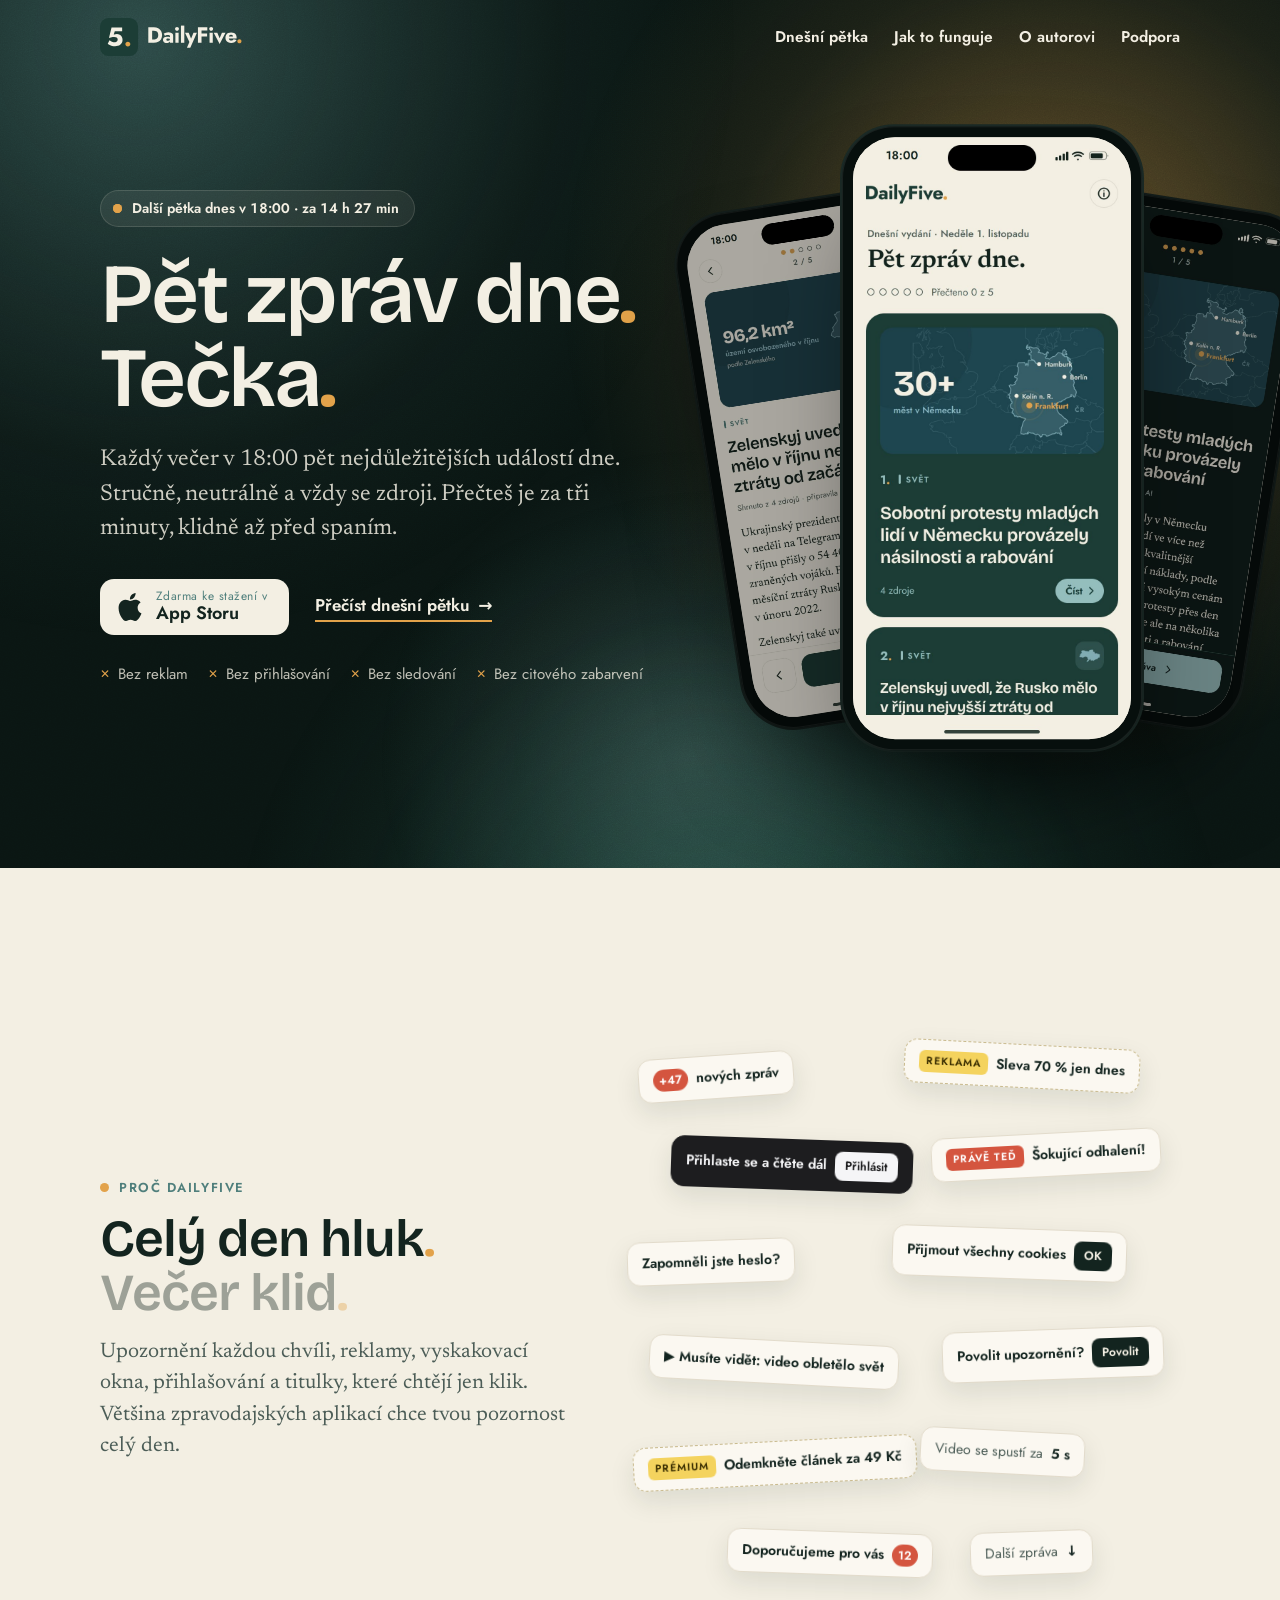
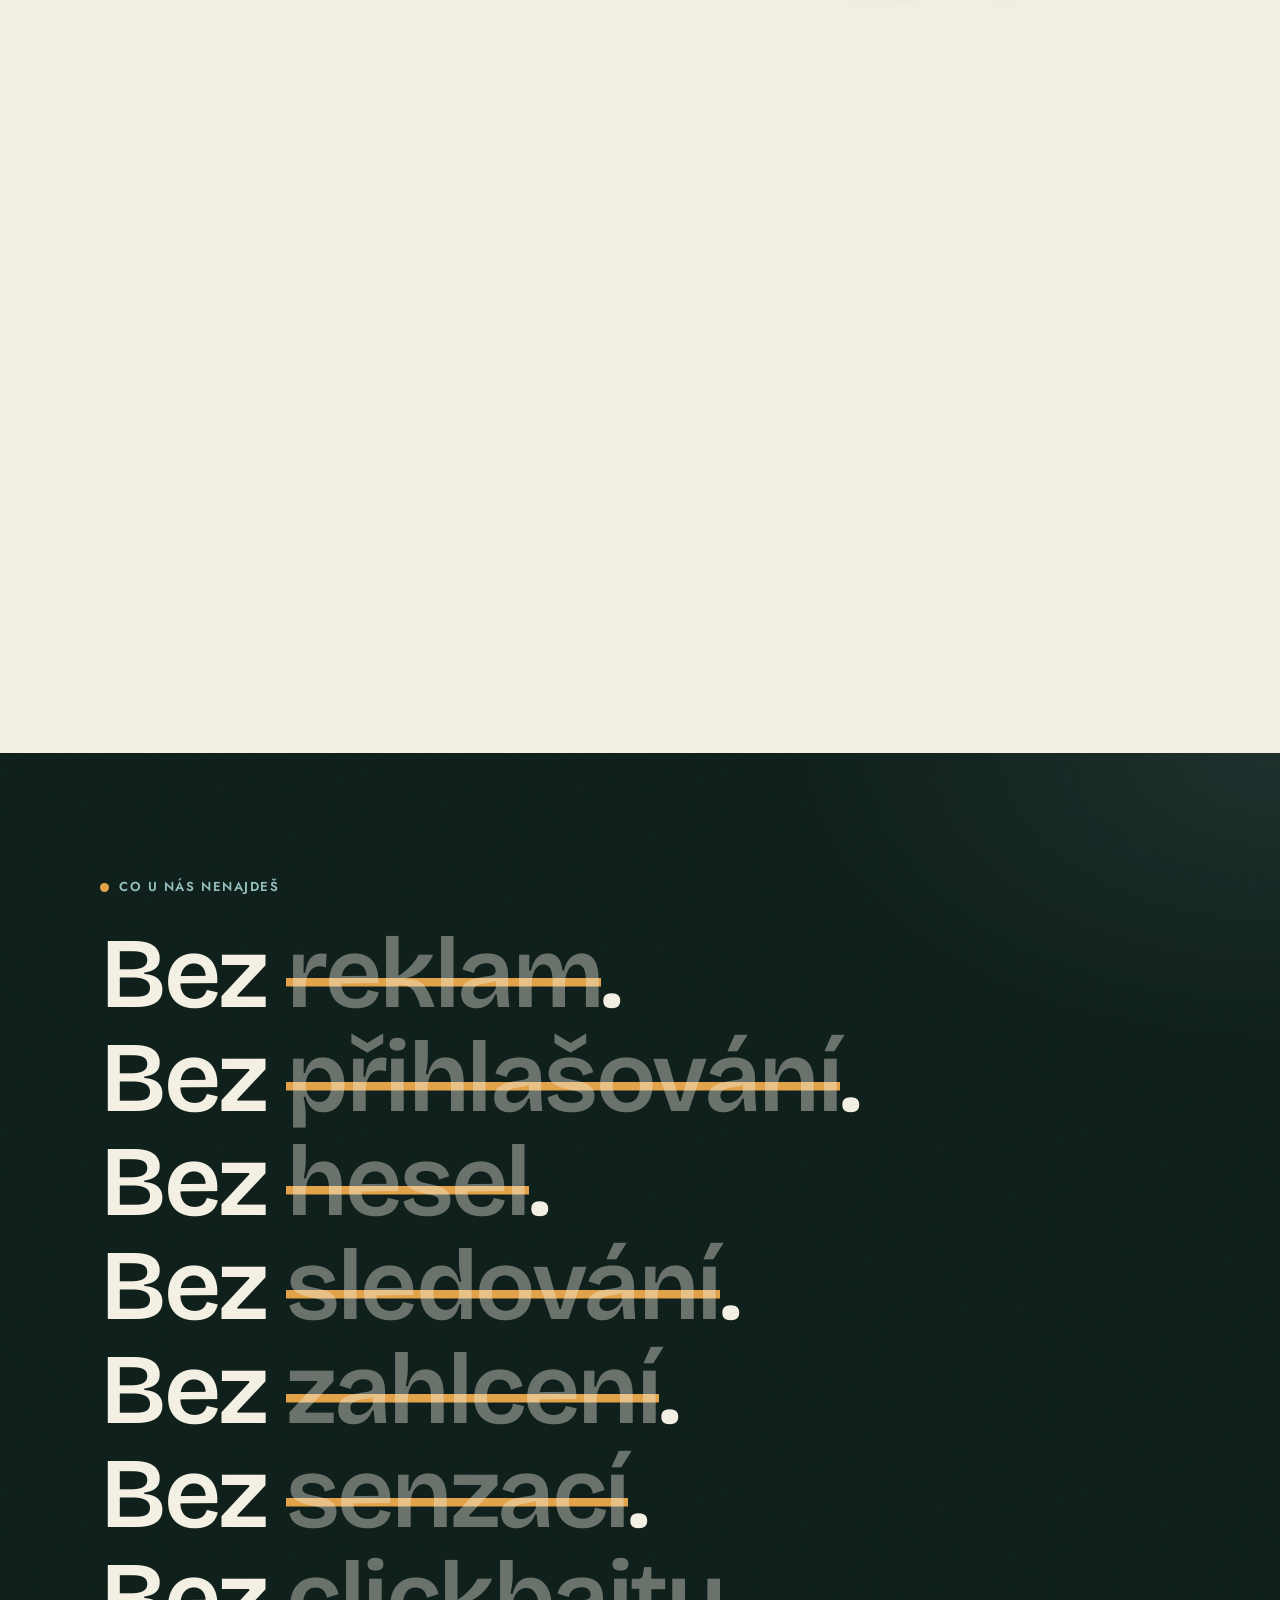
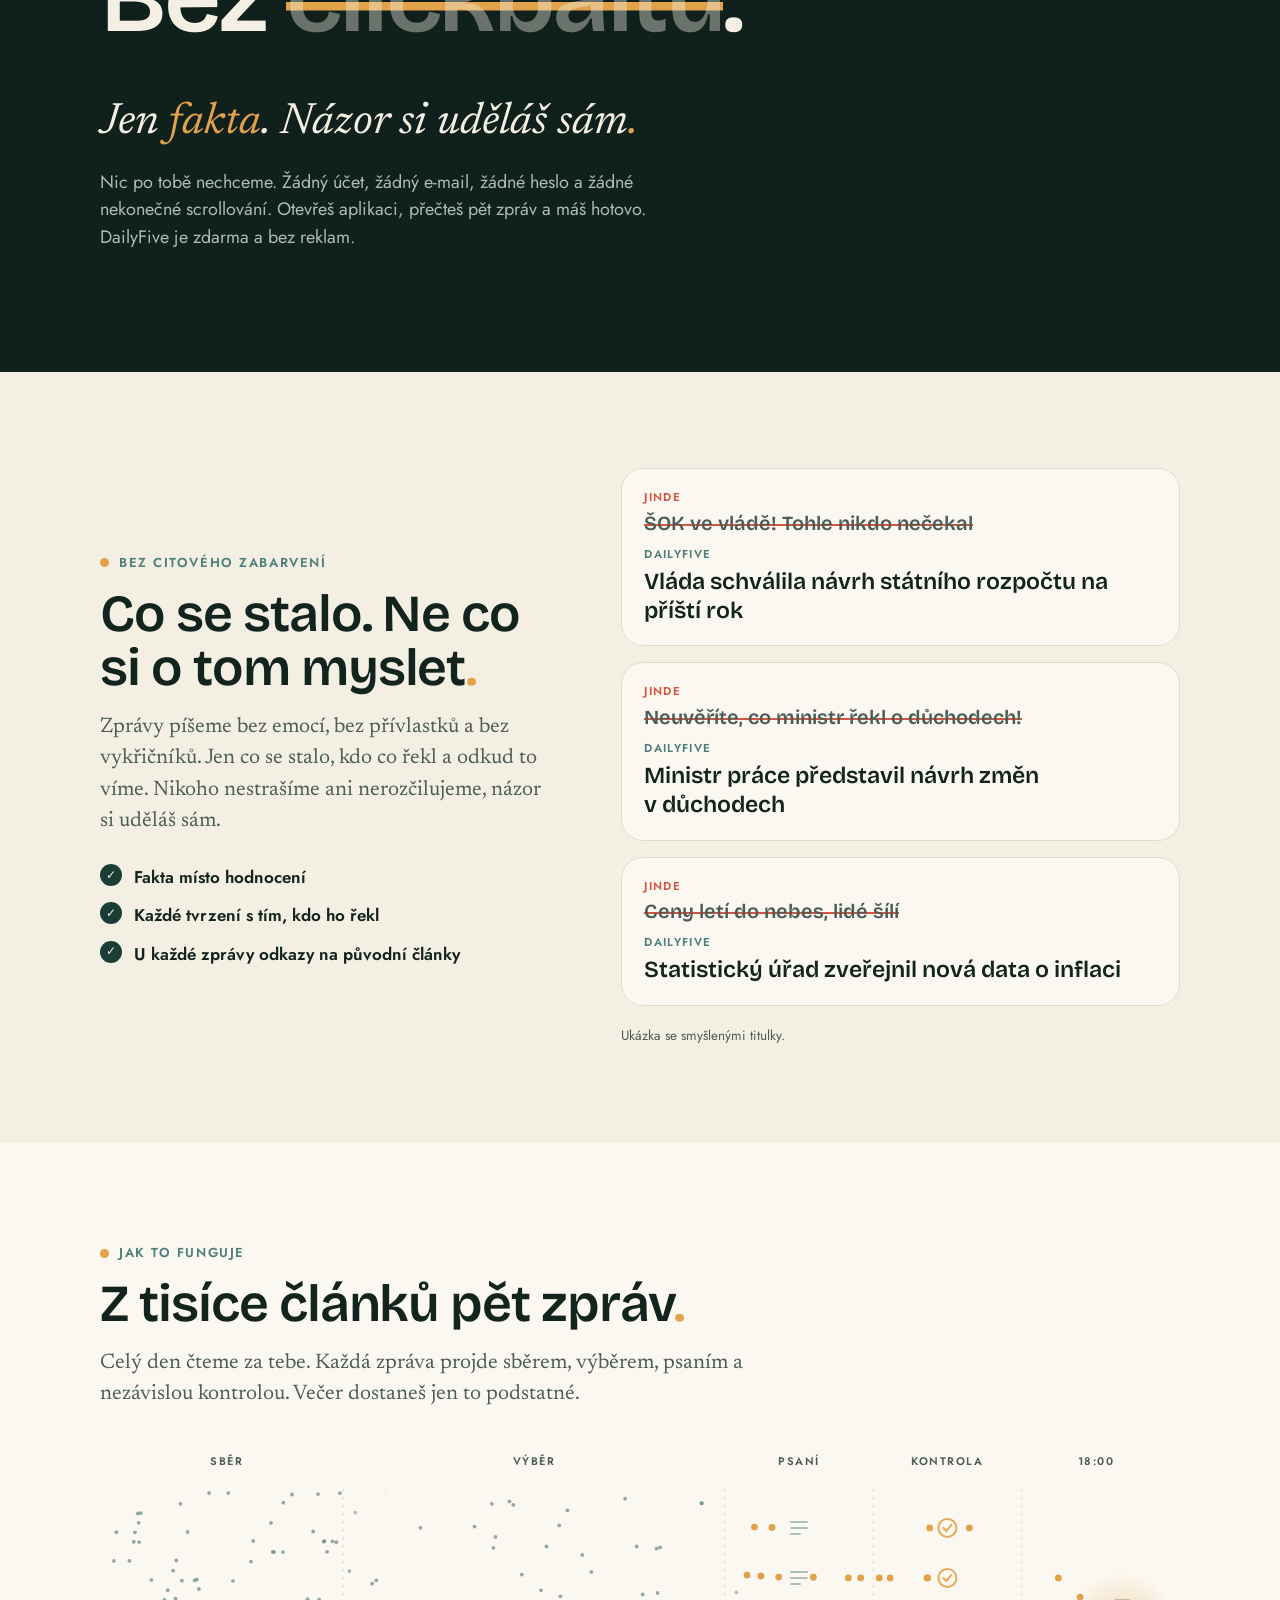
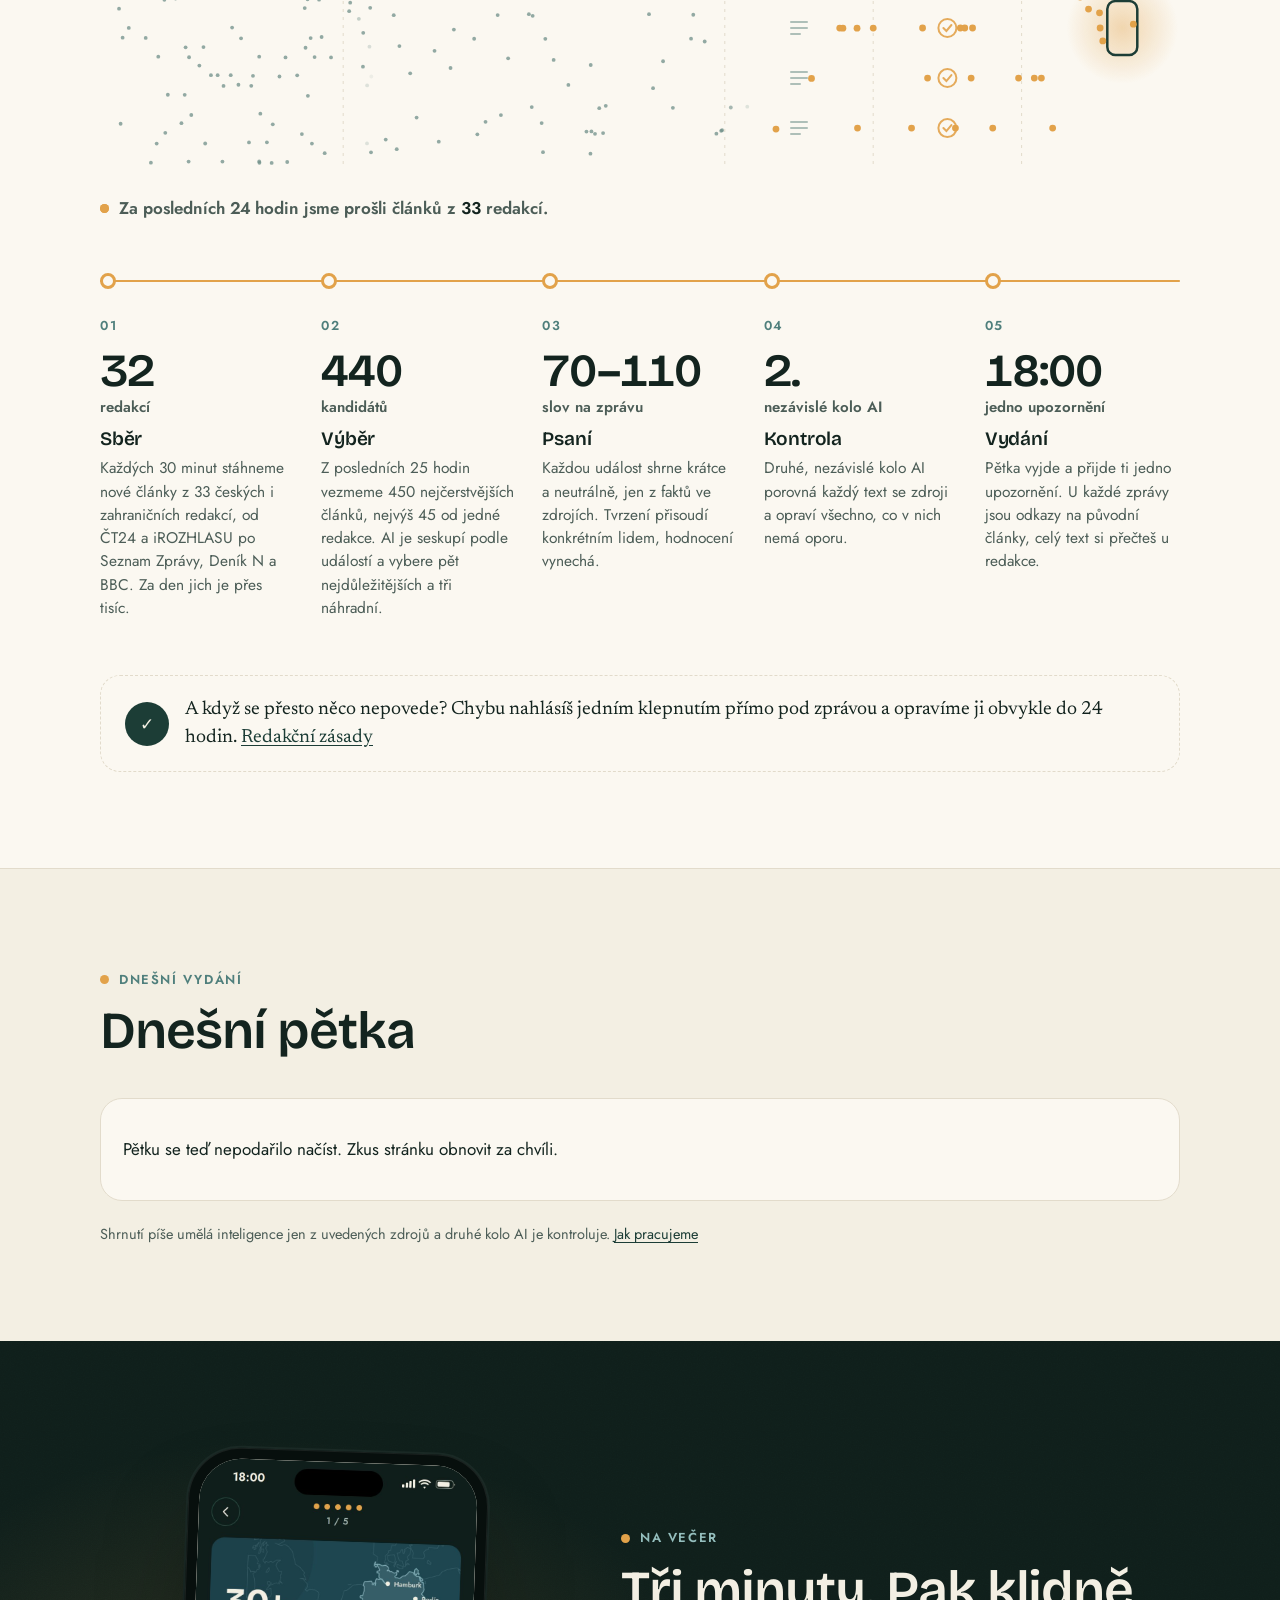
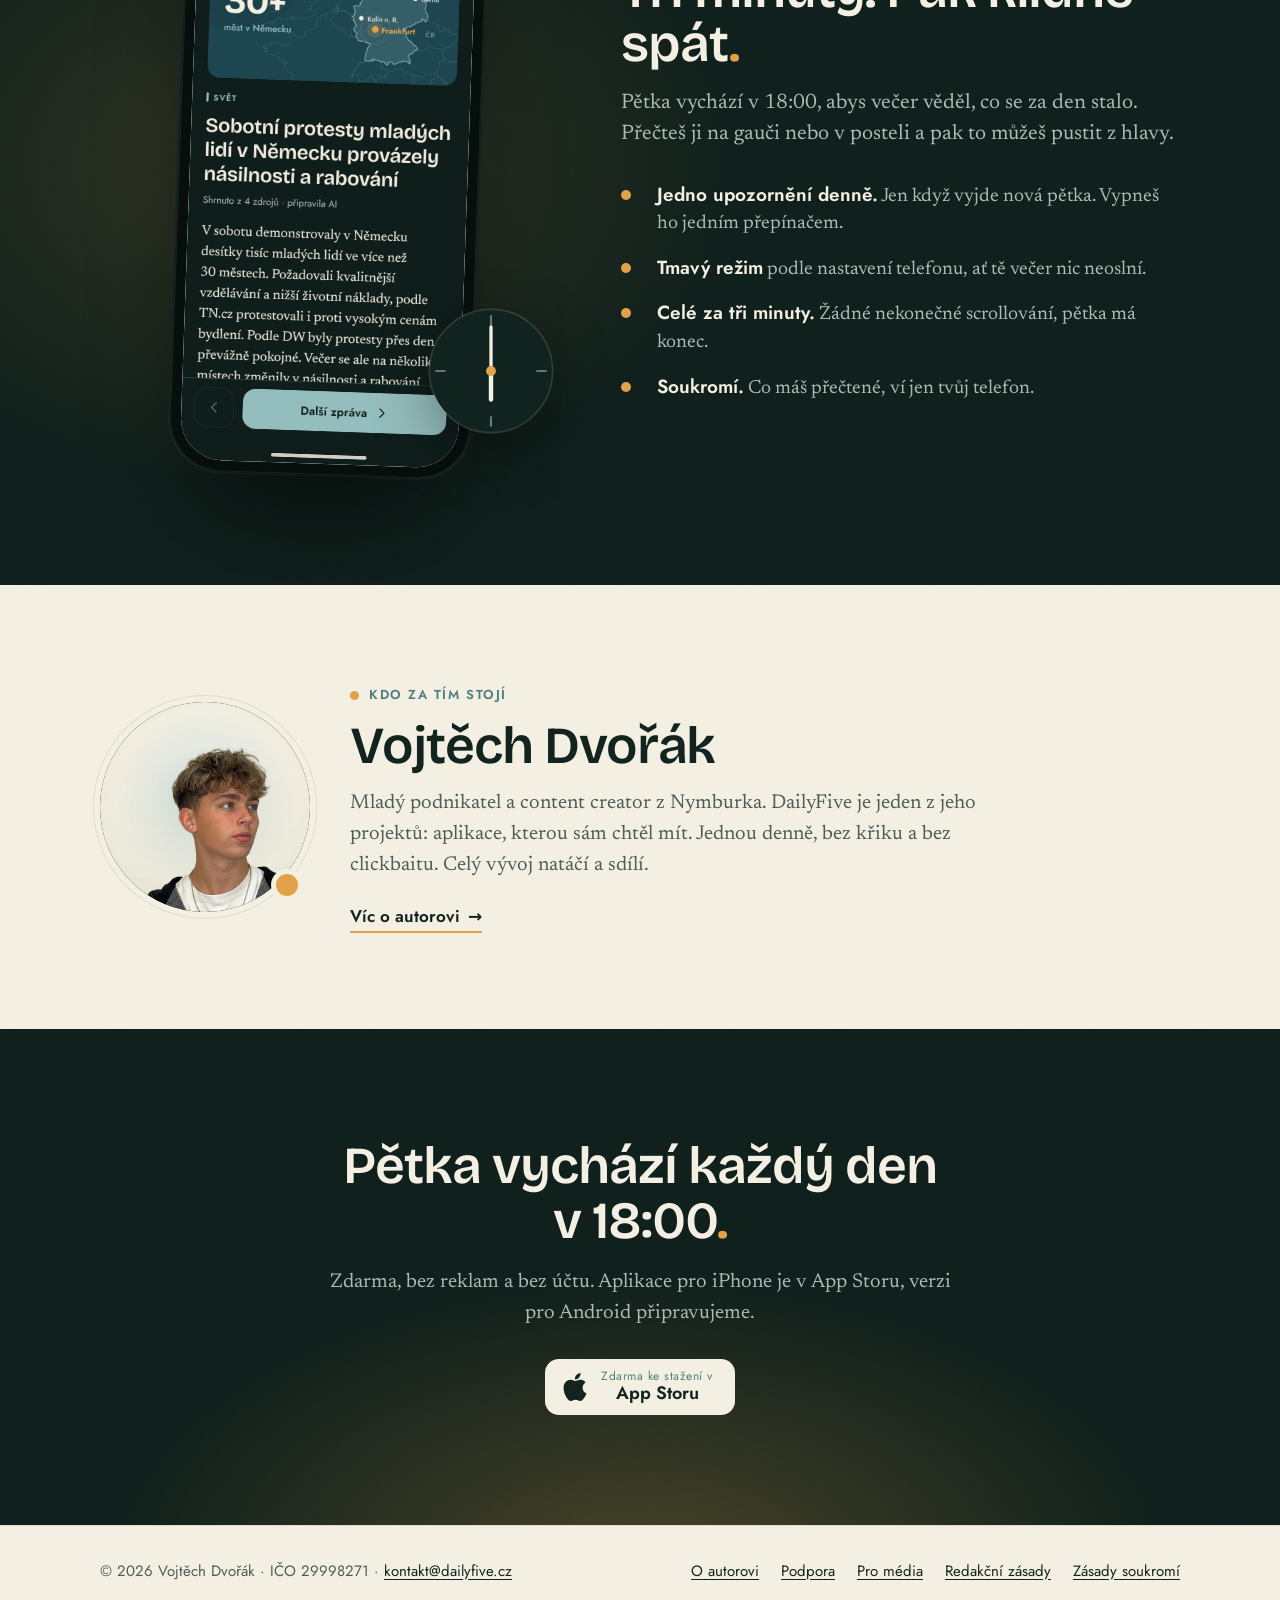
<file: index.html>
<!doctype html>
<html lang="cs">
<head>
  <meta charset="utf-8">
  <meta name="viewport" content="width=device-width, initial-scale=1">
  <title>DailyFive – pět zpráv dne každý večer v 18:00</title>
  <meta name="description" content="Každý večer v 18:00 pět nejdůležitějších událostí dne. Stručně, neutrálně a se zdroji. Aplikace pro iPhone zdarma v App Storu, bez reklam, bez přihlašování a bez sledování.">
  <link rel="canonical" href="https://dailyfive.cz/">
  <meta name="theme-color" content="#0b1815">
  <meta name="apple-itunes-app" content="app-id=6829328352">
  <link rel="icon" href="/assets/favicon.svg" type="image/svg+xml">
  <link rel="icon" href="/assets/favicon-96.png" sizes="96x96" type="image/png">
  <link rel="apple-touch-icon" href="/assets/apple-touch-icon.png">
  <meta property="og:type" content="website">
  <meta property="og:site_name" content="DailyFive">
  <meta property="og:locale" content="cs_CZ">
  <meta property="og:url" content="https://dailyfive.cz/">
  <meta property="og:title" content="DailyFive – pět zpráv dne. Tečka.">
  <meta property="og:description" content="Každý večer v 18:00 pět nejdůležitějších událostí dne. Stručně, neutrálně a se zdroji. Bez reklam a bez přihlašování.">
  <meta property="og:image" content="https://dailyfive.cz/assets/og-image.png">
  <meta property="og:image:width" content="1200">
  <meta property="og:image:height" content="630">
  <meta name="twitter:card" content="summary_large_image">
  <link rel="preload" href="/fonts/BricolageGrotesque-600SemiBold.woff2" as="font" type="font/woff2" crossorigin>
  <link rel="preconnect" href="https://dixctjxgghviroidbkyk.supabase.co" crossorigin>
  <link rel="stylesheet" href="/assets/styles.css">
  <script type="application/ld+json">
  {
    "@context": "https://schema.org",
    "@graph": [
      {
        "@type": "WebSite",
        "@id": "https://dailyfive.cz/#web",
        "url": "https://dailyfive.cz/",
        "name": "DailyFive",
        "inLanguage": "cs",
        "publisher": { "@id": "https://dailyfive.cz/autor/#vojtech-dvorak" }
      },
      {
        "@type": "MobileApplication",
        "@id": "https://dailyfive.cz/#app",
        "name": "DailyFive",
        "url": "https://dailyfive.cz/",
        "operatingSystem": "iOS",
        "applicationCategory": "NewsApplication",
        "inLanguage": "cs",
        "description": "Každý večer v 18:00 pět nejdůležitějších událostí dne. Stručně, neutrálně a se zdroji. Bez reklam, bez přihlašování a bez sledování.",
        "datePublished": "2026-11-04",
        "installUrl": "https://apps.apple.com/cz/app/dailyfive-5-zpr%C3%A1v-dne/id6829328352",
        "downloadUrl": "https://apps.apple.com/cz/app/dailyfive-5-zpr%C3%A1v-dne/id6829328352",
        "sameAs": ["https://apps.apple.com/cz/app/dailyfive-5-zpr%C3%A1v-dne/id6829328352"],
        "screenshot": "https://dailyfive.cz/assets/app-home.jpg",
        "offers": { "@type": "Offer", "price": "0", "priceCurrency": "CZK" },
        "author": { "@id": "https://dailyfive.cz/autor/#vojtech-dvorak" },
        "creator": { "@id": "https://dailyfive.cz/autor/#vojtech-dvorak" },
        "copyrightHolder": { "@id": "https://dailyfive.cz/autor/#vojtech-dvorak" },
        "copyrightYear": 2026
      },
      {
        "@type": "Person",
        "@id": "https://dailyfive.cz/autor/#vojtech-dvorak",
        "name": "Vojtěch Dvořák",
        "url": "https://dailyfive.cz/autor/",
        "image": "https://dailyfive.cz/assets/autor/vojtech-dvorak-2026.jpg",
        "jobTitle": "Podnikatel, tvůrce obsahu a autor aplikace DailyFive",
        "sameAs": [
          "https://vojtechdvorak.cz/",
          "https://www.tiktok.com/@vojtech.dvorak",
          "https://www.instagram.com/vojtech.dvorakk/",
          "https://www.linkedin.com/in/vojt%C4%9Bch-dvo%C5%99%C3%A1k-635702386/",
          "https://www.firmy.cz/detail/14065751-vojtech-dvorak-nymburk.html",
          "https://github.com/vojtechdvorakk"
        ]
      }
    ]
  }
  </script>
</head>
<body>
  <a class="skip" href="#obsah">Přeskočit na obsah</a>

  <div class="night hero-wrap">
    <div class="aurora" aria-hidden="true"><i class="a1"></i><i class="a2"></i><i class="a3"></i><i class="a4"></i></div>
    <header class="site-header on-dark">
      <div class="wrap">
        <a class="logo" href="/" aria-label="DailyFive – úvod"><img src="/assets/logo-light.svg" alt="DailyFive" width="166" height="38"></a>
        <nav class="nav" aria-label="Hlavní">
          <a href="#dnes">Dnešní pětka</a>
          <a class="nav-extra" href="#jak">Jak to funguje</a>
          <a href="/autor/">O autorovi</a>
          <a href="/podpora/">Podpora</a>
        </nav>
      </div>
    </header>

    <section class="hero" aria-labelledby="uvod-nadpis">
      <div class="wrap">
        <div class="hero-text">
          <p class="live-pill"><span class="pulse" aria-hidden="true"></span><span data-countdown>Pětka vychází každý den v 18:00</span></p>
          <h1 id="uvod-nadpis">Pět zpráv dne<span class="dot">.</span><br>Tečka<span class="dot">.</span></h1>
          <p class="lead">Každý večer v&nbsp;18:00 pět nejdůležitějších událostí dne. Stručně, neutrálně a&nbsp;vždy se zdroji. Přečteš je za tři minuty, klidně až před spaním.</p>
          <div class="cta">
            <a class="store-badge store-badge--app" href="https://apps.apple.com/cz/app/dailyfive-5-zpr%C3%A1v-dne/id6829328352" rel="noopener"><svg viewBox="0 0 24 24" aria-hidden="true"><path d="M12.152 6.896c-.948 0-2.415-1.078-3.96-1.04-2.04.027-3.91 1.183-4.961 3.014-2.117 3.675-.546 9.103 1.519 12.09 1.013 1.454 2.208 3.09 3.792 3.039 1.52-.065 2.09-.987 3.935-.987 1.831 0 2.35.987 3.96.948 1.637-.026 2.676-1.48 3.676-2.948 1.156-1.688 1.636-3.325 1.662-3.415-.039-.013-3.182-1.221-3.22-4.857-.026-3.04 2.48-4.494 2.597-4.559-1.429-2.09-3.623-2.324-4.39-2.376-2-.156-3.675 1.09-4.61 1.09zM15.53 3.83c.843-1.012 1.4-2.427 1.245-3.83-1.207.052-2.662.805-3.532 1.818-.78.896-1.454 2.338-1.273 3.714 1.338.104 2.715-.688 3.559-1.701"/></svg><span><small>Zdarma ke stažení v</small><strong>App Storu</strong></span></a>
            <a class="arrow-link" href="#dnes">Přečíst dnešní pětku</a>
          </div>
          <ul class="no-list" aria-label="Co v DailyFive nenajdeš">
            <li>Bez reklam</li>
            <li>Bez přihlašování</li>
            <li>Bez sledování</li>
            <li>Bez citového zabarvení</li>
          </ul>
        </div>
        <div class="hero-visual">
          <div class="phones">
            <div class="slot left" aria-hidden="true"><div class="phone float"><div class="phone-screen"><img src="/assets/app-story.jpg" alt="" width="780" height="1688" decoding="async"></div></div></div>
            <div class="slot right" aria-hidden="true"><div class="phone float"><div class="phone-screen"><img src="/assets/app-dark.jpg" alt="" width="780" height="1688" decoding="async"></div></div></div>
            <div class="slot front"><div class="phone float">
            <div class="phone-screen">
              <img src="/assets/app-home.jpg" alt="Aplikace DailyFive: dnešní pětka zpráv" width="780" height="1688" fetchpriority="high">
              <div class="notif" data-notif aria-hidden="true">
                <img class="notif-icon" src="/assets/apple-touch-icon.png" alt="" width="38" height="38">
                <div>
                  <p class="notif-top"><strong>DAILYFIVE</strong><span>teď</span></p>
                  <p class="notif-title">Dnešní pětka je tady.</p>
                  <p class="notif-text" data-notif-text>Pět nejdůležitějších událostí dne. Za tři minuty máš přehled.</p>
                </div>
              </div>
            </div>
            </div></div>
          </div>
        </div>
      </div>
    </section>
  </div>

  <main id="obsah">
    <section class="noise-section" id="proc" aria-labelledby="proc-nadpis">
      <div class="noise-track" data-noise>
        <div class="noise-sticky">
          <div class="wrap noise-grid">
            <div class="noise-copy">
              <p class="kicker">Proč DailyFive</p>
              <h2 id="proc-nadpis"><span class="h-before">Celý den hluk<span class="dot">.</span></span><br><span class="h-after">Večer klid<span class="dot">.</span></span></h2>
              <div class="swap">
                <p class="sub before">Upozornění každou chvíli, reklamy, vyskakovací okna, přihlašování a titulky, které chtějí jen klik. Většina zpravodajských aplikací chce tvou pozornost celý den.</p>
                <p class="sub after">DailyFive ji chce jednou denně, na tři minuty. Pět zpráv, které stojí za to vědět, a pak máš hotovo.</p>
              </div>
            </div>
            <div class="noise-stage" aria-hidden="true">
              <span class="chip" style="--x:2%;--y:3%;--dx:-90;--dy:-230;--r:-4;--t:2.6;--d:0.3"><span class="chip-in"><span class="badge">+47</span>nových zpráv</span></span>
              <span class="chip" style="--x:50%;--y:1%;--dx:240;--dy:-180;--r:3;--t:3.1;--d:1.2"><span class="chip-in dashed"><span class="tag">Reklama</span>Sleva 70 % jen dnes</span></span>
              <span class="chip" style="--x:8%;--y:18%;--dx:-110;--dy:-200;--r:2;--t:2.9;--d:2"><span class="chip-in dark">Přihlaste se a čtěte dál <span class="btn" style="background:#f5f5f7;color:#1d1d1f">Přihlásit</span></span></span>
              <span class="chip" style="--x:55%;--y:17%;--dx:300;--dy:-80;--r:-3;--t:2.4;--d:0.8"><span class="chip-in"><span class="tag red">Právě teď</span>Šokující odhalení!</span></span>
              <span class="chip" style="--x:0%;--y:36%;--dx:-130;--dy:-120;--r:-2;--t:3.4;--d:1.6"><span class="chip-in">Zapomněli jste heslo?</span></span>
              <span class="chip" style="--x:48%;--y:34%;--dx:320;--dy:10;--r:2;--t:2.7;--d:0.1"><span class="chip-in">Přijmout všechny cookies <span class="btn">OK</span></span></span>
              <span class="chip" style="--x:4%;--y:54%;--dx:-130;--dy:130;--r:3;--t:3;--d:2.3"><span class="chip-in">▶ Musíte vidět: video obletělo svět</span></span>
              <span class="chip" style="--x:57%;--y:52%;--dx:300;--dy:90;--r:-2;--t:2.5;--d:1.1"><span class="chip-in">Povolit upozornění? <span class="btn">Povolit</span></span></span>
              <span class="chip" style="--x:1%;--y:72%;--dx:-110;--dy:220;--r:-3;--t:2.8;--d:0.6"><span class="chip-in dashed"><span class="tag">Prémium</span>Odemkněte článek za 49 Kč</span></span>
              <span class="chip" style="--x:53%;--y:70%;--dx:260;--dy:180;--r:3;--t:3.3;--d:1.9"><span class="chip-in"><span class="muted">Video se spustí za</span> 5 s</span></span>
              <span class="chip" style="--x:18%;--y:88%;--dx:-60;--dy:260;--r:2;--t:2.6;--d:1.4"><span class="chip-in">Doporučujeme pro vás <span class="badge">12</span></span></span>
              <span class="chip" style="--x:62%;--y:88%;--dx:200;--dy:240;--r:-2;--t:3;--d:0.4"><span class="chip-in"><span class="muted">Další zpráva</span> ↓</span></span>
              <div class="calm">
                <p class="calm-head"><span class="calm-label" data-calm-label>Dnešní pětka</span> <span>18:00</span></p>
                <p class="calm-title">Pět zpráv dne<span class="dot">.</span></p>
                <ol class="calm-list" data-calm>
                  <li style="--i:0"><b>1</b><span><i class="bar"></i><i class="bar"></i></span></li>
                  <li style="--i:1"><b>2</b><span><i class="bar"></i><i class="bar"></i></span></li>
                  <li style="--i:2"><b>3</b><span><i class="bar"></i><i class="bar"></i></span></li>
                  <li style="--i:3"><b>4</b><span><i class="bar"></i><i class="bar"></i></span></li>
                  <li style="--i:4"><b>5</b><span><i class="bar"></i><i class="bar"></i></span></li>
                </ol>
              </div>
            </div>
          </div>
        </div>
      </div>
    </section>

    <section class="night manifesto" aria-labelledby="bez-nadpis">
      <div class="wrap">
        <p class="kicker">Co u nás nenajdeš</p>
        <h2 id="bez-nadpis" class="sr-only">Bez reklam, bez přihlašování, bez hesel, bez sledování, bez zahlcení, bez senzací a bez clickbaitu</h2>
        <ul class="bez">
          <li>Bez <span class="x">reklam</span>.</li>
          <li>Bez <span class="x">přihlašování</span>.</li>
          <li>Bez <span class="x">hesel</span>.</li>
          <li>Bez <span class="x">sledování</span>.</li>
          <li>Bez <span class="x">zahlcení</span>.</li>
          <li>Bez <span class="x">senzací</span>.</li>
          <li>Bez <span class="x">clickbaitu</span>.</li>
        </ul>
        <p class="bez-end reveal">Jen <em>fakta</em>. Názor si uděláš sám<span class="dot">.</span></p>
        <p class="bez-note reveal">Nic po tobě nechceme. Žádný účet, žádný e-mail, žádné heslo a žádné nekonečné scrollování. Otevřeš aplikaci, přečteš pět zpráv a máš hotovo. DailyFive je zdarma a bez reklam.</p>
      </div>
    </section>

    <section class="section neutral" id="neutralne" aria-labelledby="neutralne-nadpis">
      <div class="wrap neutral-grid">
        <div class="neutral-copy reveal">
          <p class="kicker">Bez citového zabarvení</p>
          <h2 id="neutralne-nadpis">Co se stalo. Ne&nbsp;co si o&nbsp;tom myslet<span class="dot">.</span></h2>
          <p class="sub">Zprávy píšeme bez emocí, bez přívlastků a&nbsp;bez vykřičníků. Jen co se stalo, kdo co řekl a&nbsp;odkud to víme. Nikoho nestrašíme ani nerozčilujeme, názor si uděláš sám.</p>
          <ul class="neutral-points">
            <li>Fakta místo hodnocení</li>
            <li>Každé tvrzení s&nbsp;tím, kdo ho řekl</li>
            <li>U&nbsp;každé zprávy odkazy na původní články</li>
          </ul>
        </div>
        <div class="headlines" data-headlines>
          <div class="hl-pair" style="--i:0">
            <p class="hl-bad"><span class="hl-tag">Jinde</span><span class="hl-text">ŠOK ve vládě! Tohle nikdo nečekal</span></p>
            <p class="hl-good"><span class="hl-tag">DailyFive</span><span class="hl-text">Vláda schválila návrh státního rozpočtu na příští rok</span></p>
          </div>
          <div class="hl-pair" style="--i:1">
            <p class="hl-bad"><span class="hl-tag">Jinde</span><span class="hl-text">Neuvěříte, co ministr řekl o&nbsp;důchodech!</span></p>
            <p class="hl-good"><span class="hl-tag">DailyFive</span><span class="hl-text">Ministr práce představil návrh změn v&nbsp;důchodech</span></p>
          </div>
          <div class="hl-pair" style="--i:2">
            <p class="hl-bad"><span class="hl-tag">Jinde</span><span class="hl-text">Ceny letí do nebes, lidé šílí</span></p>
            <p class="hl-good"><span class="hl-tag">DailyFive</span><span class="hl-text">Statistický úřad zveřejnil nová data o&nbsp;inflaci</span></p>
          </div>
          <p class="hl-note">Ukázka se smyšlenými titulky.</p>
        </div>
      </div>
    </section>

    <section class="section process" id="jak" aria-labelledby="jak-nadpis">
      <div class="wrap">
        <div class="section-head reveal">
          <p class="kicker">Jak to funguje</p>
          <h2 id="jak-nadpis">Z tisíce článků pět zpráv<span class="dot">.</span></h2>
          <p class="sub">Celý den čteme za tebe. Každá zpráva projde sběrem, výběrem, psaním a nezávislou kontrolou. Večer dostaneš jen to podstatné.</p>
        </div>
        <figure class="funnel reveal" aria-hidden="true">
          <canvas data-funnel></canvas>
        </figure>
        <p class="live-stat" data-stats hidden><span class="pulse" aria-hidden="true"></span><span>Za posledních 24 hodin jsme prošli <strong data-stat-articles></strong> článků z <strong data-stat-sources>33</strong> redakcí.</span></p>
        <ol class="pipeline">
          <li class="stage" style="--i:0">
            <span class="stage-num">01</span>
            <p class="stage-big"><span data-countup="33">33</span><small>redakcí</small></p>
            <h3>Sběr</h3>
            <p>Každých 30 minut stáhneme nové články z 33 českých i zahraničních redakcí, od ČT24 a iROZHLASU po Seznam Zprávy, Deník N a BBC. Za den jich je přes tisíc.</p>
          </li>
          <li class="stage" style="--i:1">
            <span class="stage-num">02</span>
            <p class="stage-big"><span data-countup="450">450</span><small>kandidátů</small></p>
            <h3>Výběr</h3>
            <p>Z posledních 25 hodin vezmeme 450 nejčerstvějších článků, nejvýš 45 od jedné redakce. AI je seskupí podle událostí a vybere pět nejdůležitějších a tři náhradní.</p>
          </li>
          <li class="stage" style="--i:2">
            <span class="stage-num">03</span>
            <p class="stage-big">70–110<small>slov na zprávu</small></p>
            <h3>Psaní</h3>
            <p>Každou událost shrne krátce a neutrálně, jen z faktů ve zdrojích. Tvrzení přisoudí konkrétním lidem, hodnocení vynechá.</p>
          </li>
          <li class="stage" style="--i:3">
            <span class="stage-num">04</span>
            <p class="stage-big">2.<small>nezávislé kolo AI</small></p>
            <h3>Kontrola</h3>
            <p>Druhé, nezávislé kolo AI porovná každý text se zdroji a opraví všechno, co v nich nemá oporu.</p>
          </li>
          <li class="stage" style="--i:4">
            <span class="stage-num">05</span>
            <p class="stage-big">18:00<small>jedno upozornění</small></p>
            <h3>Vydání</h3>
            <p>Pětka vyjde a přijde ti jedno upozornění. U každé zprávy jsou odkazy na původní články, celý text si přečteš u redakce.</p>
          </li>
        </ol>
        <div class="safety reveal">
          <span class="safety-icon" aria-hidden="true">✓</span>
          <p>A když se přesto něco nepovede? Chybu nahlásíš jedním klepnutím přímo pod zprávou a opravíme ji obvykle do 24 hodin. <a href="/redakcni-zasady/">Redakční zásady</a></p>
        </div>
      </div>
    </section>

    <section class="section today" id="dnes" aria-labelledby="dnes-nadpis">
      <div class="wrap">
        <div class="section-head">
          <p class="kicker" data-edition-kicker>Dnešní vydání</p>
          <h2 id="dnes-nadpis" data-edition-title>Dnešní pětka</h2>
          <p class="today-meta" data-edition-date></p>
        </div>
        <ol class="stories" data-stories aria-live="polite">
          <li class="skeleton" aria-hidden="true"></li>
          <li class="skeleton" aria-hidden="true"></li>
          <li class="skeleton" aria-hidden="true"></li>
        </ol>
        <noscript><p>Dnešní pětku si přečteš v aplikaci DailyFive.</p></noscript>
        <p class="today-note">Shrnutí píše umělá inteligence jen z uvedených zdrojů a druhé kolo AI je kontroluje. <a href="/redakcni-zasady/">Jak pracujeme</a></p>
      </div>
    </section>

    <section class="night evening" aria-labelledby="vecer-nadpis">
      <div class="wrap evening-grid">
        <div class="evening-visual">
          <div class="phone">
            <div class="phone-screen"><img src="/assets/app-dark.jpg" alt="DailyFive v tmavém režimu: detail zprávy" width="780" height="1688" loading="lazy"></div>
          </div>
          <svg class="clock" viewBox="0 0 120 120" aria-hidden="true">
            <circle class="clock-face" cx="60" cy="60" r="56"/>
            <g class="clock-ticks">
              <line class="clock-tick" x1="60" y1="10" x2="60" y2="18"/>
              <line class="clock-tick" x1="110" y1="60" x2="102" y2="60"/>
              <line class="clock-tick" x1="60" y1="110" x2="60" y2="102"/>
              <line class="clock-tick" x1="10" y1="60" x2="18" y2="60"/>
            </g>
            <line class="clock-hand clock-hour" x1="60" y1="60" x2="60" y2="34"/>
            <line class="clock-hand clock-min" x1="60" y1="60" x2="60" y2="20"/>
            <circle cx="60" cy="60" r="4.5" fill="#e2a24a"/>
            <circle class="clock-ring" cx="60" cy="60" r="56"/>
          </svg>
        </div>
        <div class="evening-copy reveal">
          <p class="kicker">Na večer</p>
          <h2 id="vecer-nadpis">Tři minuty. Pak klidně spát<span class="dot">.</span></h2>
          <p class="sub">Pětka vychází v 18:00, abys večer věděl, co se za den stalo. Přečteš ji na gauči nebo v posteli a pak to můžeš pustit z hlavy.</p>
          <ul class="evening-list">
            <li><span><b>Jedno upozornění denně.</b> Jen když vyjde nová pětka. Vypneš ho jedním přepínačem.</span></li>
            <li><span><b>Tmavý režim</b> podle nastavení telefonu, ať tě večer nic neoslní.</span></li>
            <li><span><b>Celé za tři minuty.</b> Žádné nekonečné scrollování, pětka má konec.</span></li>
            <li><span><b>Soukromí.</b> Co máš přečtené, ví jen tvůj telefon.</span></li>
          </ul>
        </div>
      </div>
    </section>

    <section class="section" aria-labelledby="autor-nadpis">
      <div class="wrap teaser reveal">
        <a class="avatar-wrap" href="/autor/" aria-label="Vojtěch Dvořák, víc o autorovi">
          <span class="avatar-photo"><img src="/assets/autor/vojtech-dvorak-2026-640.webp" alt="Vojtěch Dvořák" width="640" height="640" loading="lazy"></span>
        </a>
        <div>
          <p class="kicker">Kdo za tím stojí</p>
          <h2 id="autor-nadpis">Vojtěch Dvořák</h2>
          <p class="bio">Mladý podnikatel a&nbsp;content creator z&nbsp;Nymburka. DailyFive je jeden z jeho projektů: aplikace, kterou sám chtěl mít. Jednou denně, bez křiku a bez clickbaitu. Celý vývoj natáčí a sdílí.</p>
          <a class="arrow-link" href="/autor/">Víc o autorovi</a>
        </div>
      </div>
    </section>

    <section class="night cta-band" aria-labelledby="zaver-nadpis">
      <div class="wrap reveal">
        <h2 id="zaver-nadpis">Pětka vychází každý den v&nbsp;18:00<span class="dot">.</span></h2>
        <p>Zdarma, bez reklam a bez účtu. Aplikace pro iPhone je v App Storu, verzi pro Android připravujeme.</p>
        <a class="store-badge store-badge--app" href="https://apps.apple.com/cz/app/dailyfive-5-zpr%C3%A1v-dne/id6829328352" rel="noopener"><svg viewBox="0 0 24 24" aria-hidden="true"><path d="M12.152 6.896c-.948 0-2.415-1.078-3.96-1.04-2.04.027-3.91 1.183-4.961 3.014-2.117 3.675-.546 9.103 1.519 12.09 1.013 1.454 2.208 3.09 3.792 3.039 1.52-.065 2.09-.987 3.935-.987 1.831 0 2.35.987 3.96.948 1.637-.026 2.676-1.48 3.676-2.948 1.156-1.688 1.636-3.325 1.662-3.415-.039-.013-3.182-1.221-3.22-4.857-.026-3.04 2.48-4.494 2.597-4.559-1.429-2.09-3.623-2.324-4.39-2.376-2-.156-3.675 1.09-4.61 1.09zM15.53 3.83c.843-1.012 1.4-2.427 1.245-3.83-1.207.052-2.662.805-3.532 1.818-.78.896-1.454 2.338-1.273 3.714 1.338.104 2.715-.688 3.559-1.701"/></svg><span><small>Zdarma ke stažení v</small><strong>App Storu</strong></span></a>
      </div>
    </section>
  </main>

  <footer class="site-footer">
    <div class="wrap">
      <p>© 2026 Vojtěch Dvořák · IČO 29998271 · <a href="mailto:kontakt@dailyfive.cz">kontakt@dailyfive.cz</a></p>
      <nav aria-label="Patička">
        <a href="/autor/">O autorovi</a>
        <a href="/podpora/">Podpora</a>
        <a href="/media/">Pro média</a>
        <a href="/redakcni-zasady/">Redakční zásady</a>
        <a href="/soukromi/">Zásady soukromí</a>
      </nav>
    </div>
  </footer>

  <script src="/assets/edition.js" defer></script>
  <script src="/assets/site.js" defer></script>
</body>
</html>
</file>
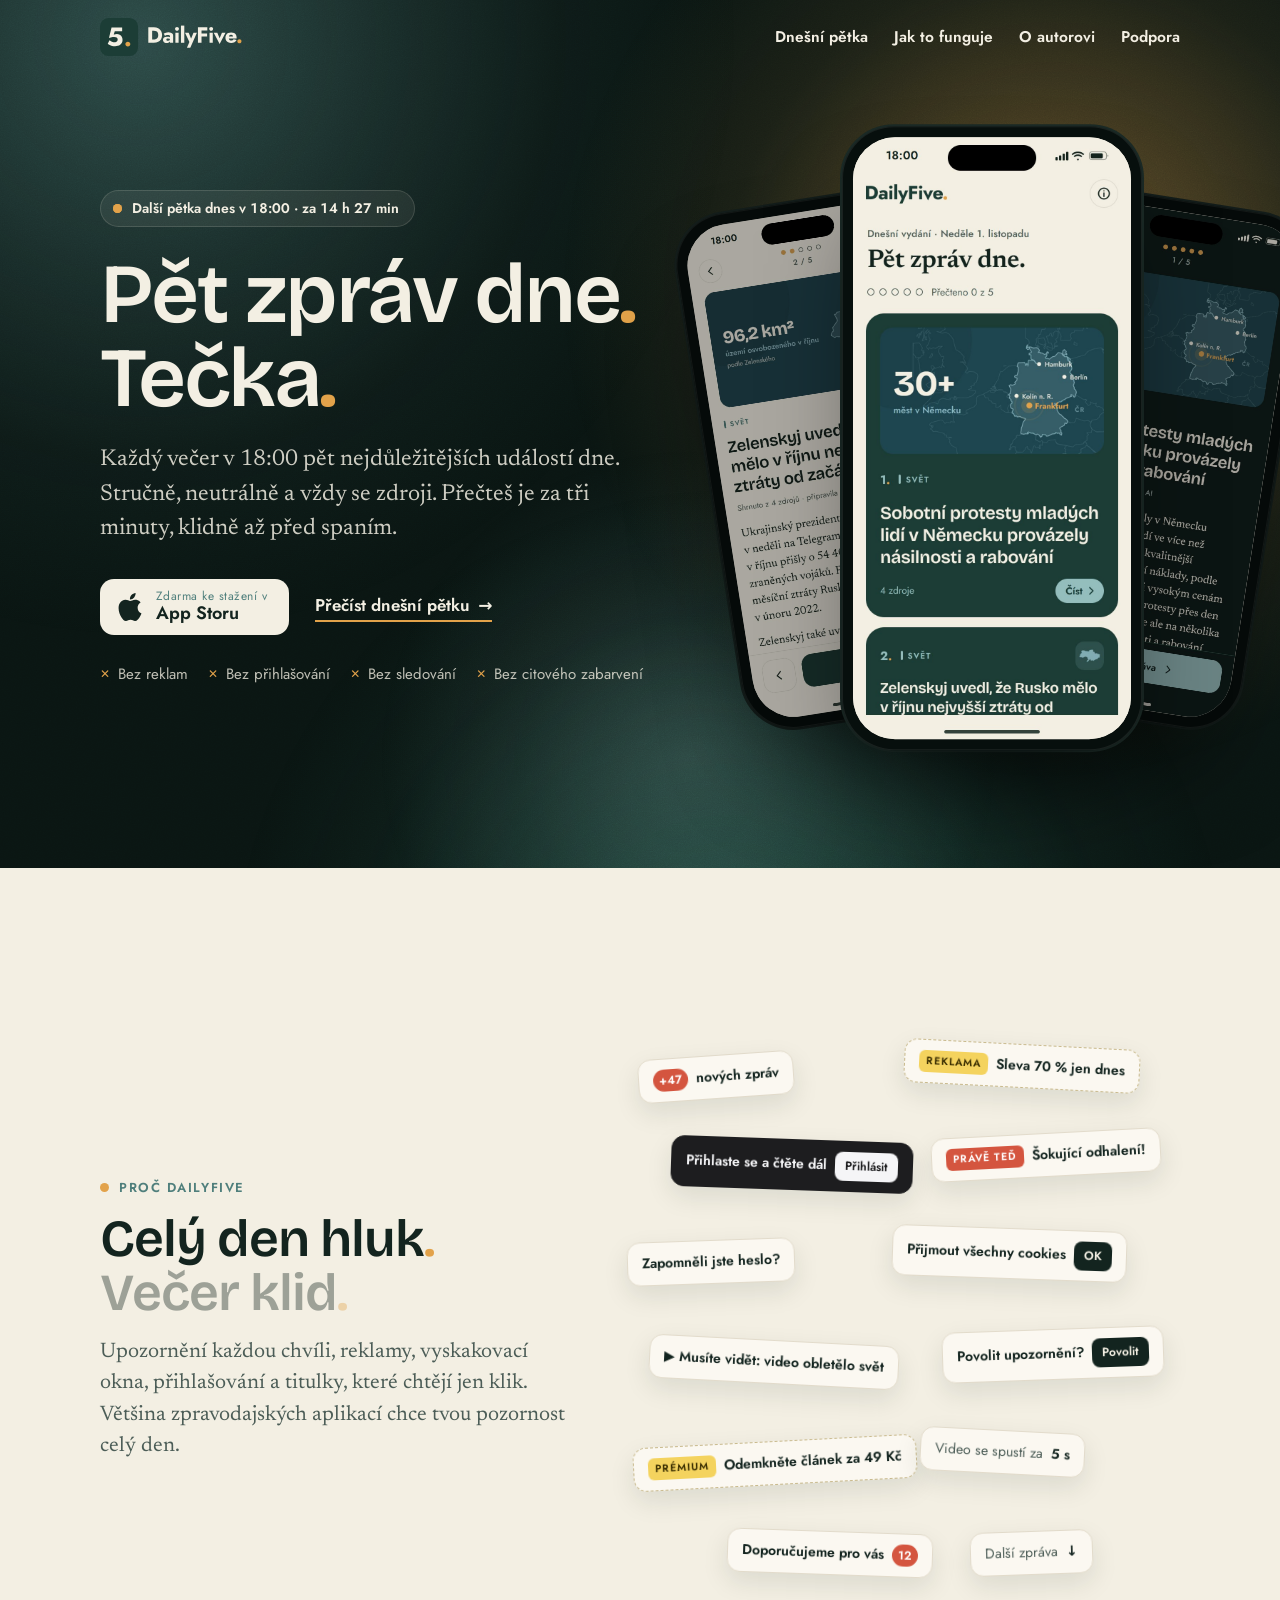
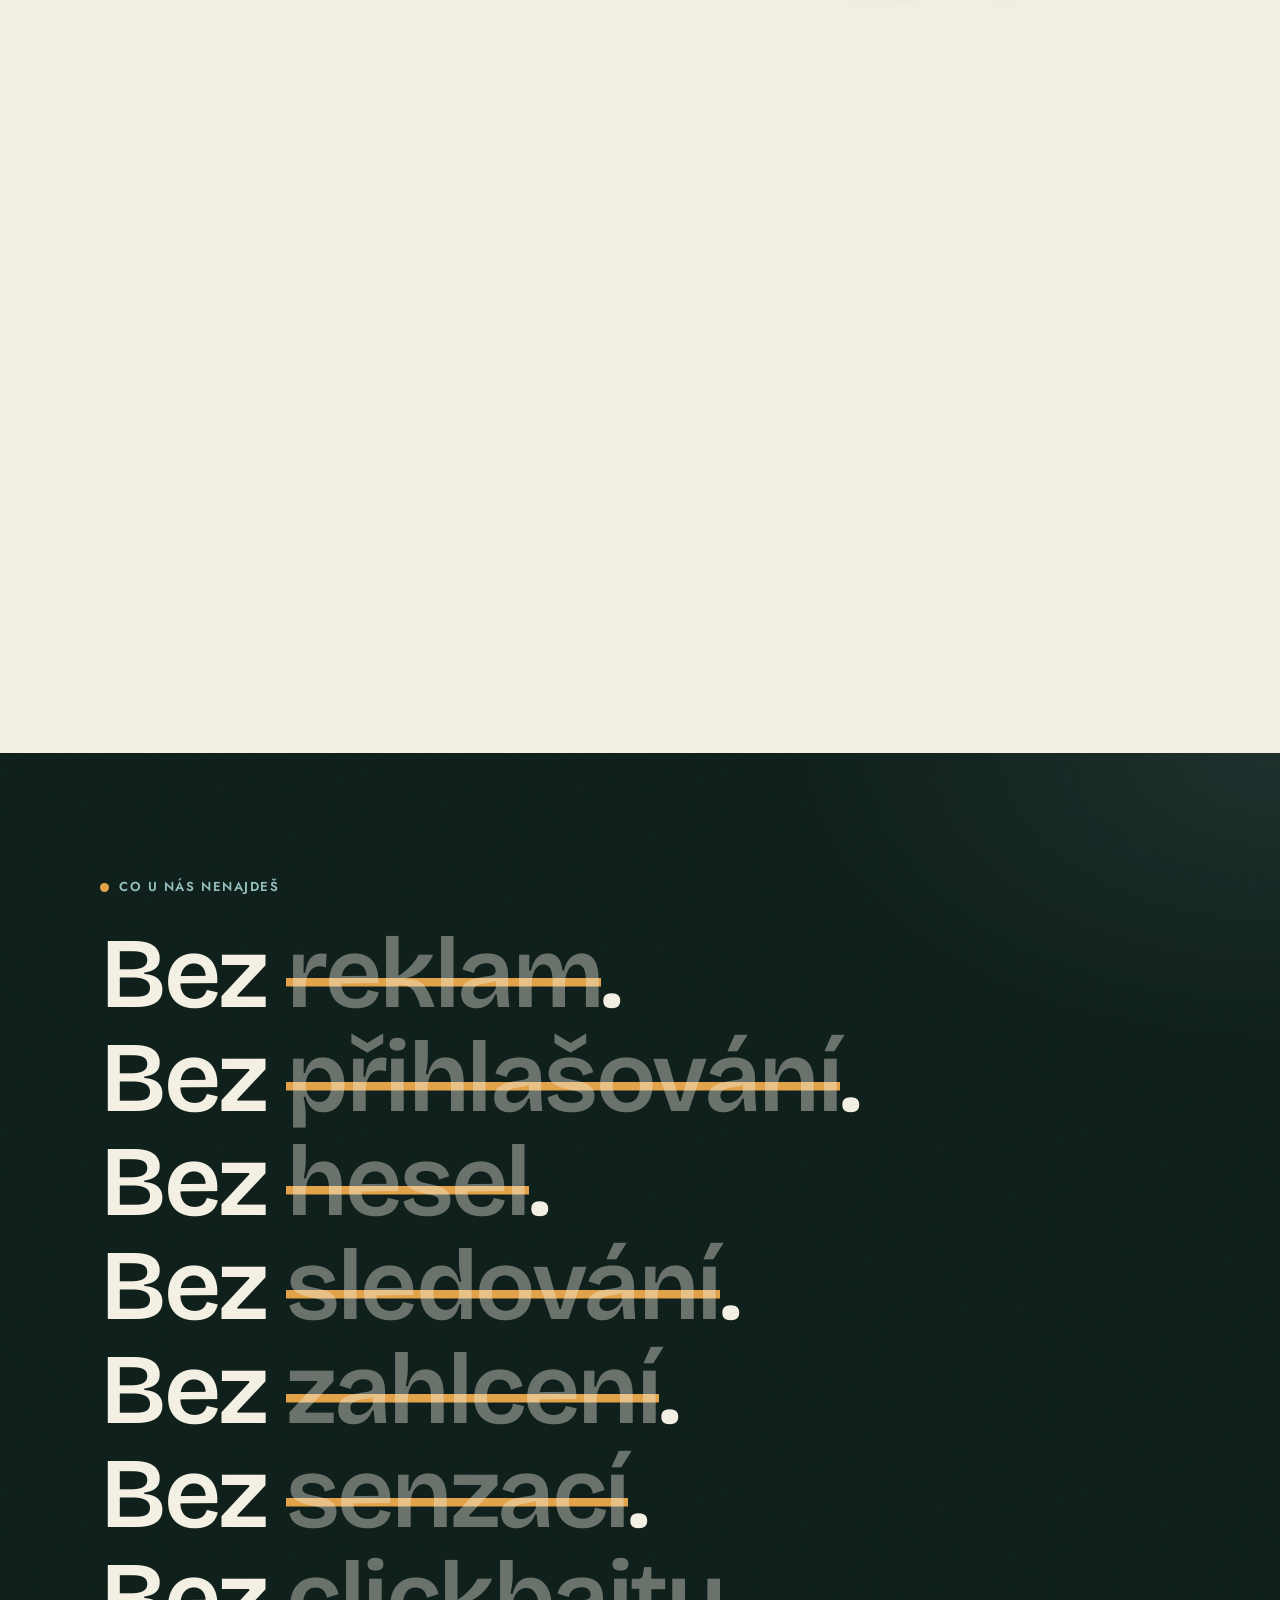
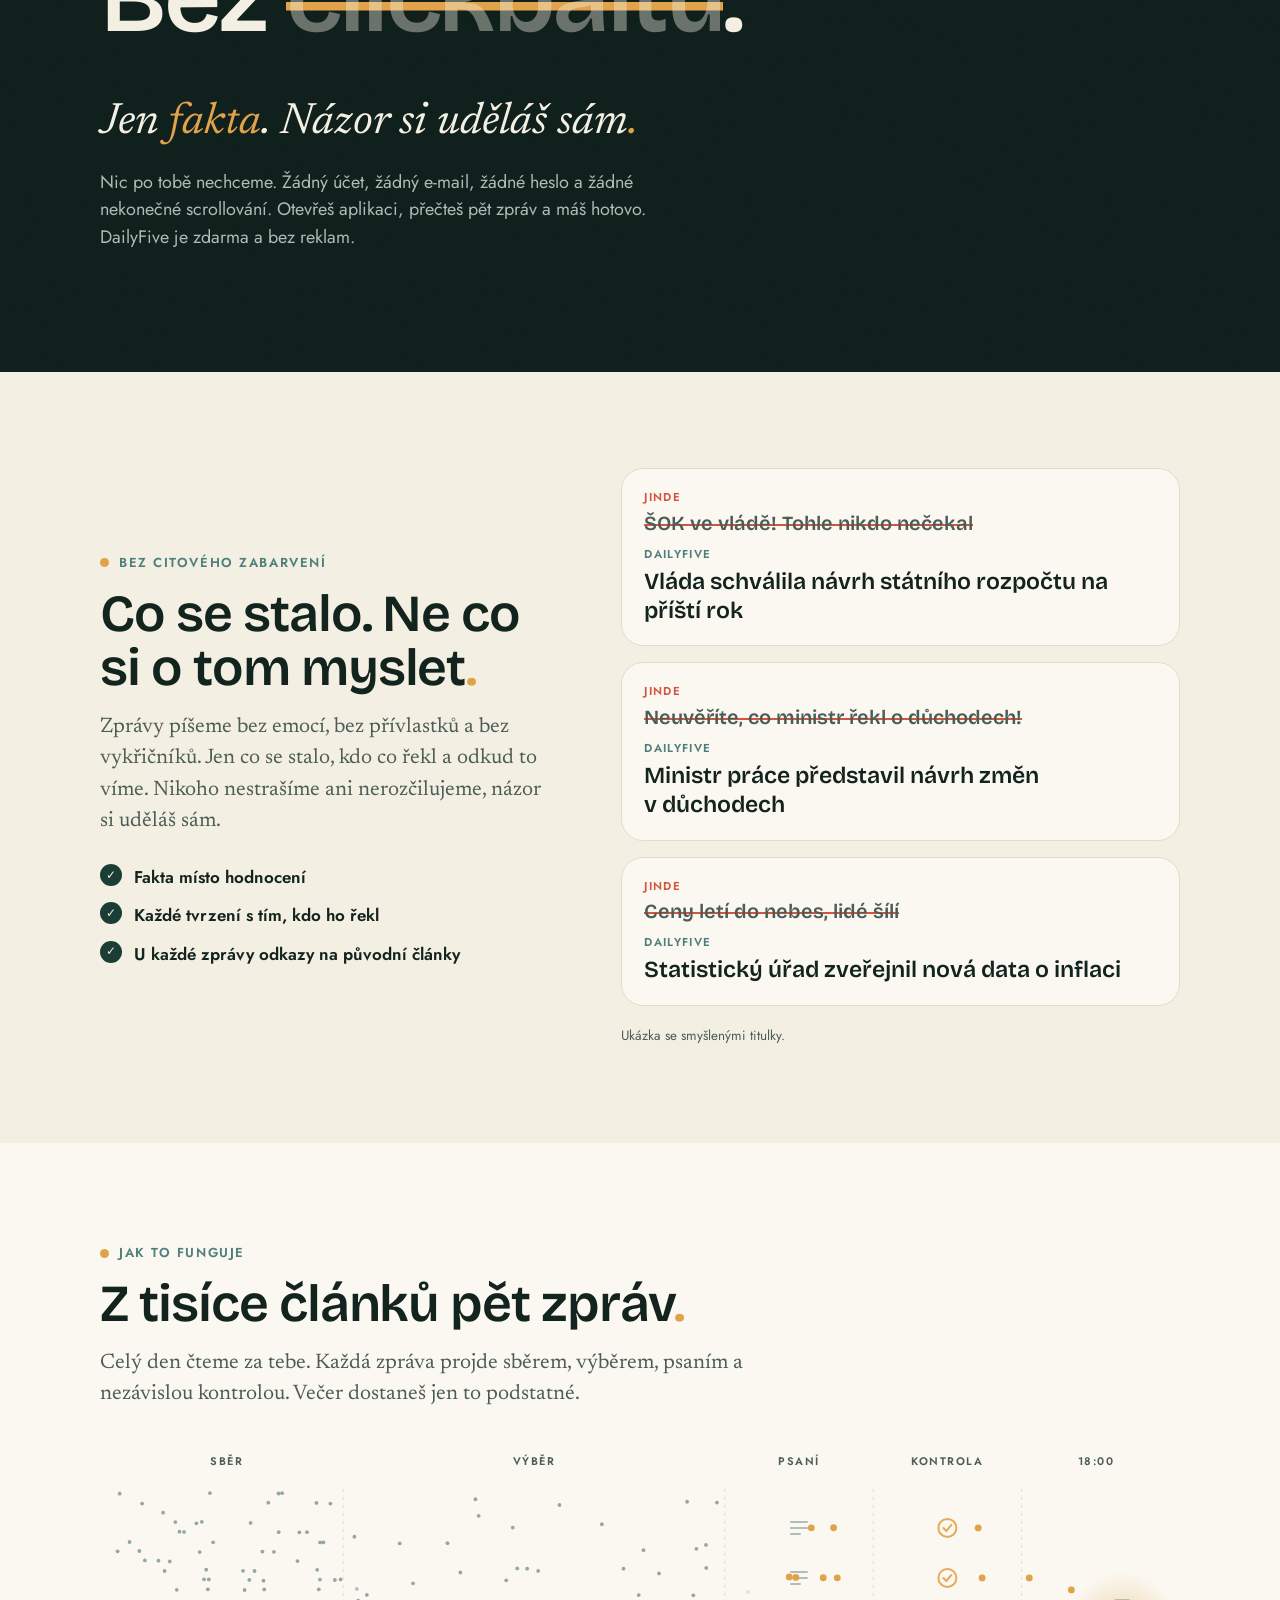
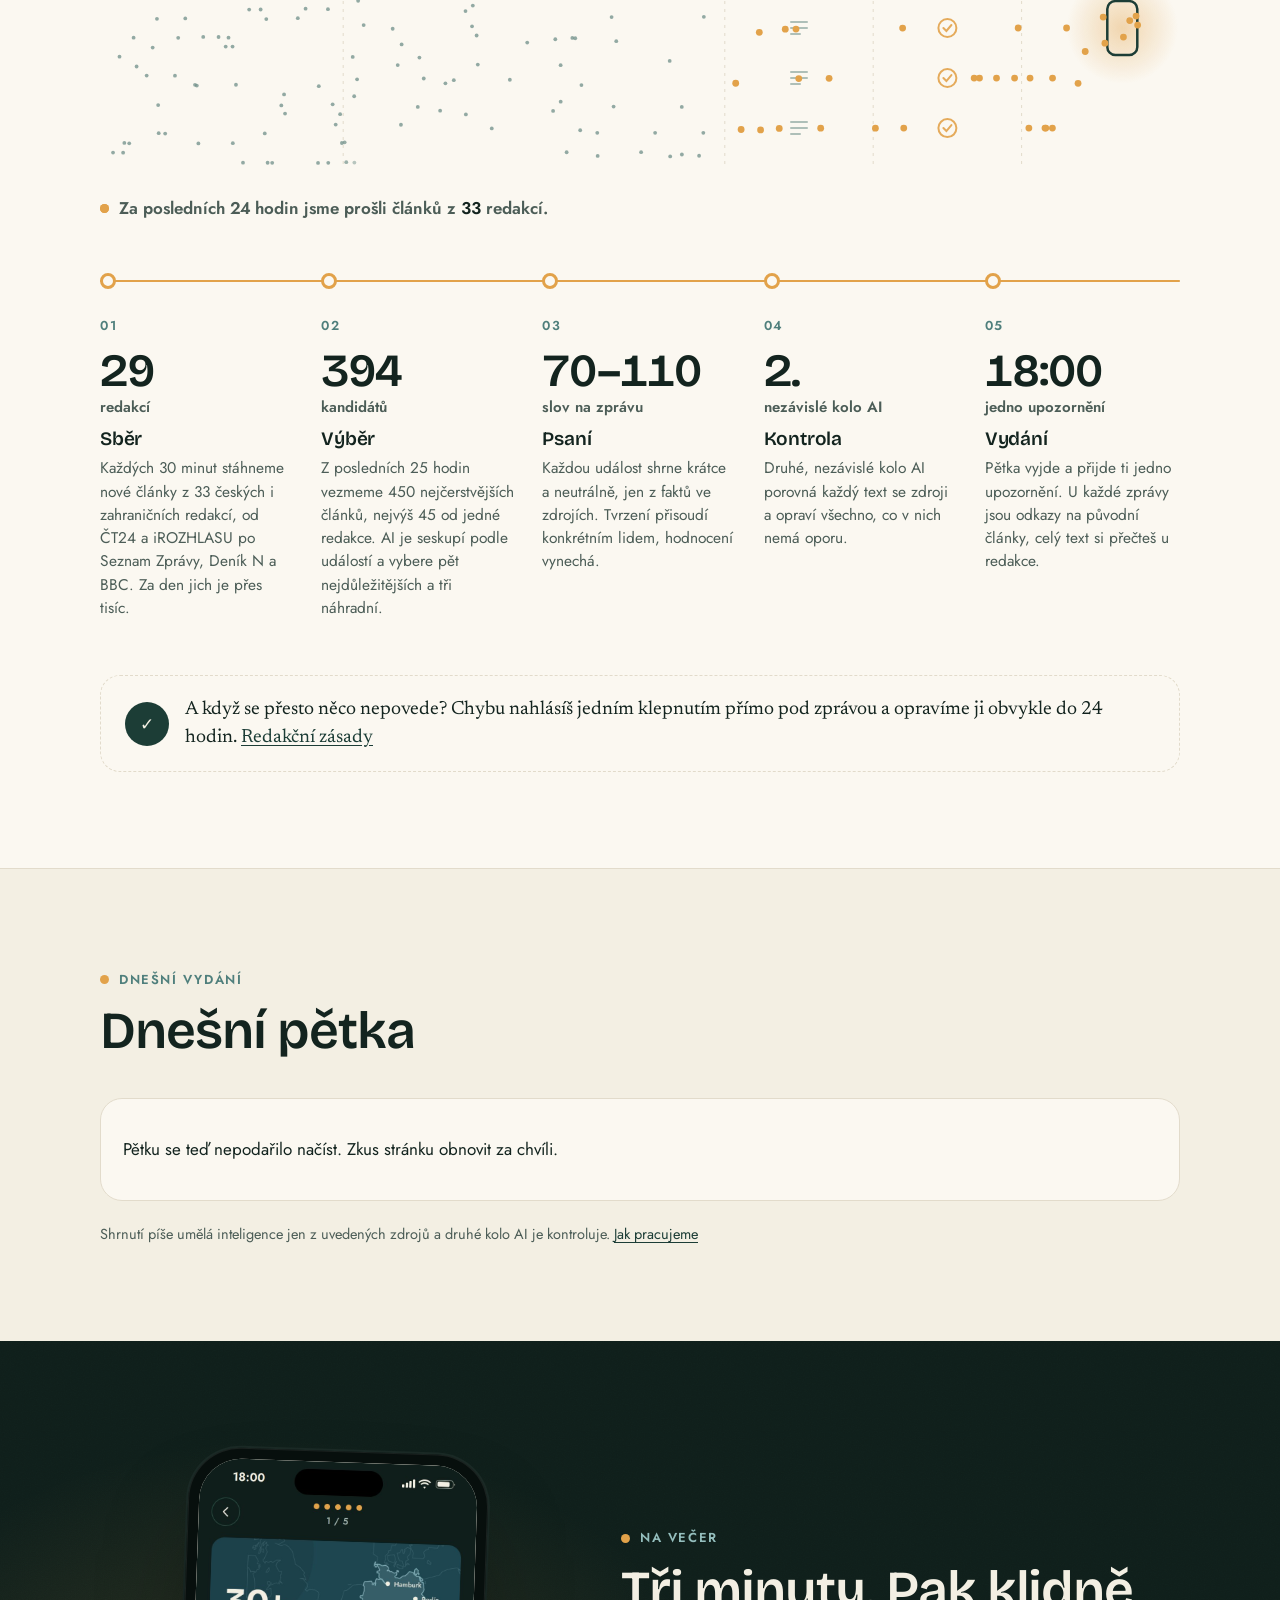
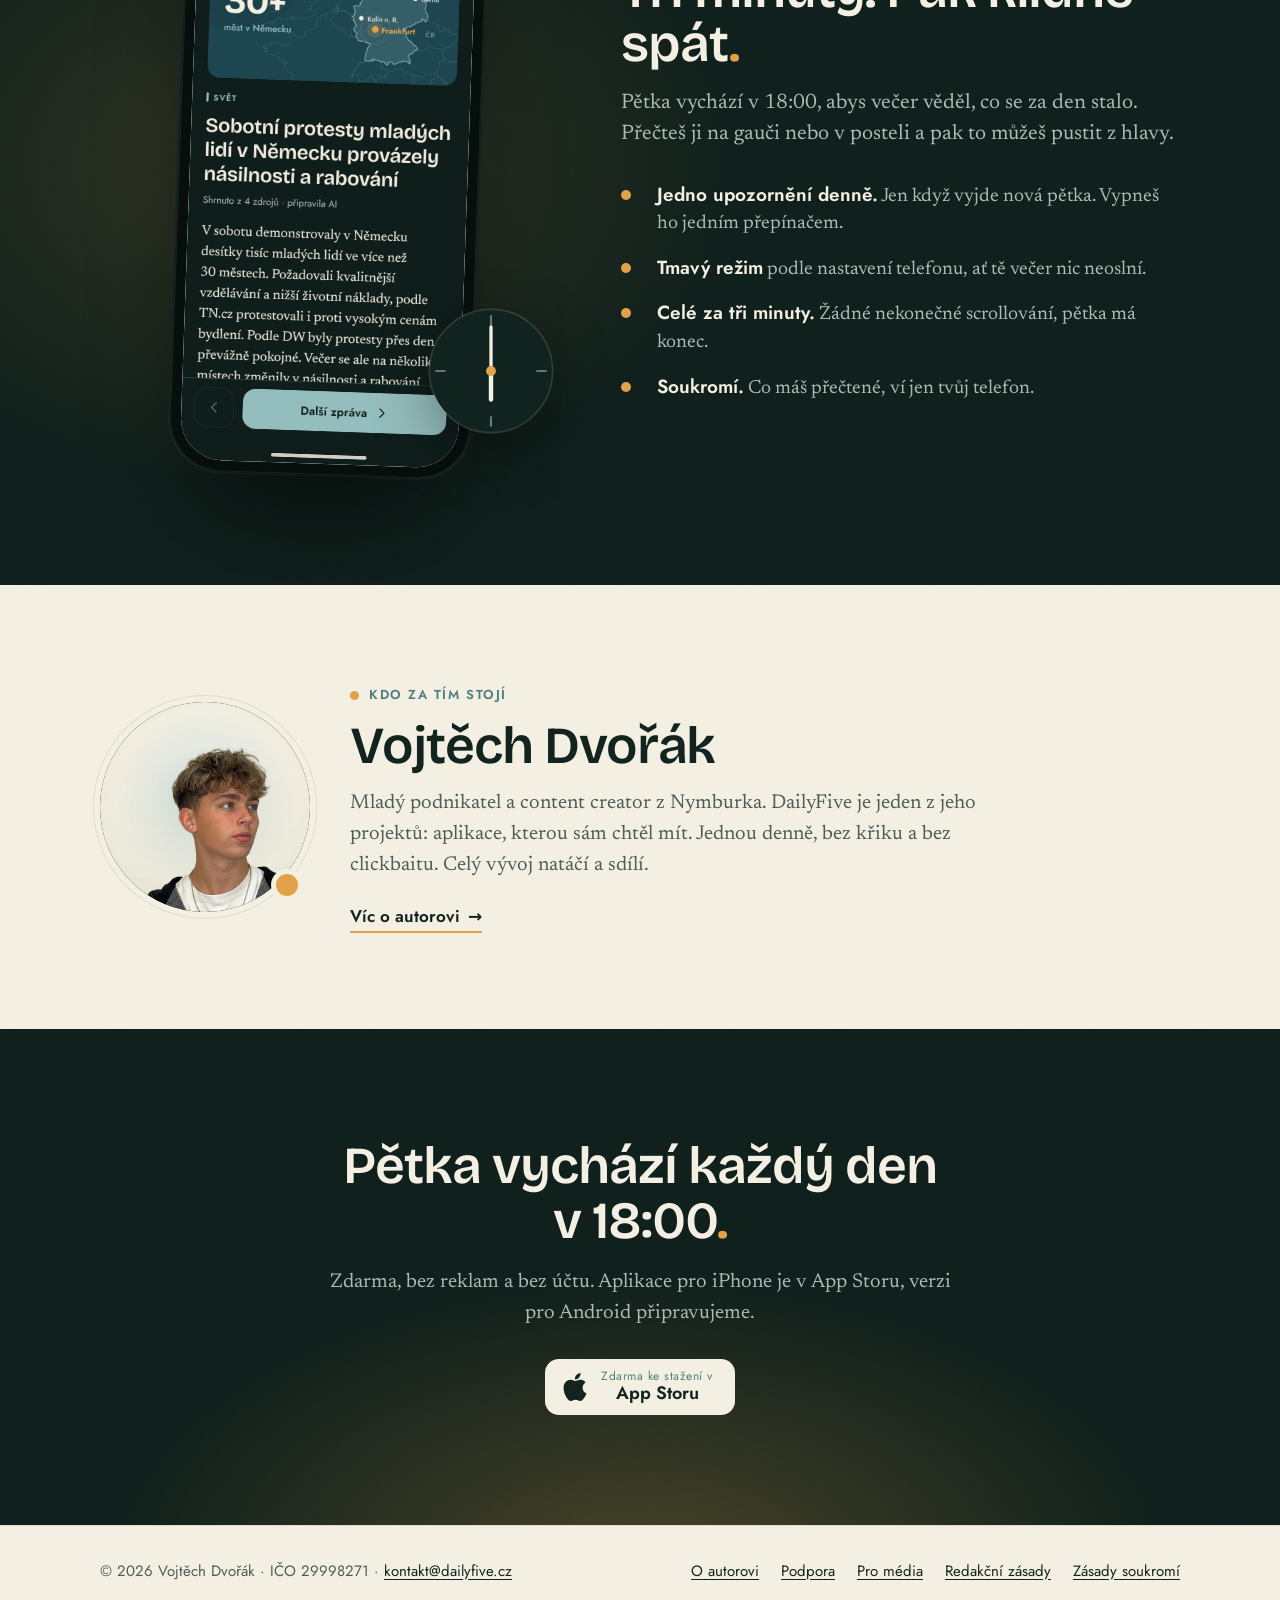
<file: app/index.html>
<!doctype html>
<html lang="cs">
<head>
  <meta charset="utf-8">
  <meta name="viewport" content="width=device-width, initial-scale=1">
  <title>DailyFive – aplikace</title>
  <meta name="description" content="DailyFive: pět nejdůležitějších zpráv dne každý večer v 18:00. Neutrálně, stručně a se zdroji.">
  <meta name="robots" content="noindex">
  <meta name="apple-itunes-app" content="app-id=6829328352">
  <link rel="canonical" href="https://dailyfive.cz/">
  <meta name="theme-color" content="#1C3D36">
  <!-- Chytrý odkaz ze sdílení (dailyfive.cz/app, u zprávy dailyfive.cz/app?z=123):
       - kdo má aplikaci, tomu iPhone stránku vůbec neotevře a rovnou spustí DailyFive (Universal Links, .well-known/apple-app-site-association),
       - ve vestavěném prohlížeči Instagramu, TikToku, Facebooku… Universal Links nefungují, proto zkusíme otevřít aplikaci
         přes dailyfive:// a když se do chvilky neotevře, pošleme do App Storu,
       - v Safari (aplikace tedy není nainstalovaná) rovnou App Store, na počítači a Androidu úvodní stránka webu. -->
  <script>
    (function () {
      var STORE = "https://apps.apple.com/cz/app/dailyfive-5-zpr%C3%A1v-dne/id6829328352";
      var ua = navigator.userAgent || "";
      var ios = /iPhone|iPad|iPod/i.test(ua) || (navigator.platform === "MacIntel" && navigator.maxTouchPoints > 1);
      if (!ios) { window.location.replace("/"); return; }
      var inApp = /Instagram|FBAN|FBAV|FB_IAB|musical_ly|TikTok|Bytedance|Snapchat|Messenger|LinkedInApp|Twitter/i.test(ua);
      if (!inApp) { window.location.replace(STORE); return; }
      var z = (window.location.search.match(/[?&]z=(\d+)/) || [])[1];
      var left = false;
      document.addEventListener("visibilitychange", function () { if (document.hidden) left = true; });
      window.addEventListener("pagehide", function () { left = true; });
      window.location.href = z ? "dailyfive://zprava/" + z : "dailyfive://";
      setTimeout(function () { if (!left) window.location.replace(STORE); }, 1400);
    })();
  </script>
  <style>
    body { margin: 0; min-height: 100vh; display: grid; place-items: center; background: #1C3D36; color: #F3EFE3; font: 17px/1.5 system-ui, -apple-system, "Segoe UI", sans-serif; text-align: center; padding: 24px; box-sizing: border-box; }
    a { color: #E2A24A; }
  </style>
</head>
<body>
  <p>Otevírám DailyFive…<br><a href="https://apps.apple.com/cz/app/dailyfive-5-zpr%C3%A1v-dne/id6829328352">DailyFive v App Storu</a> · <a href="/">dailyfive.cz</a></p>
</body>
</html>
</file>
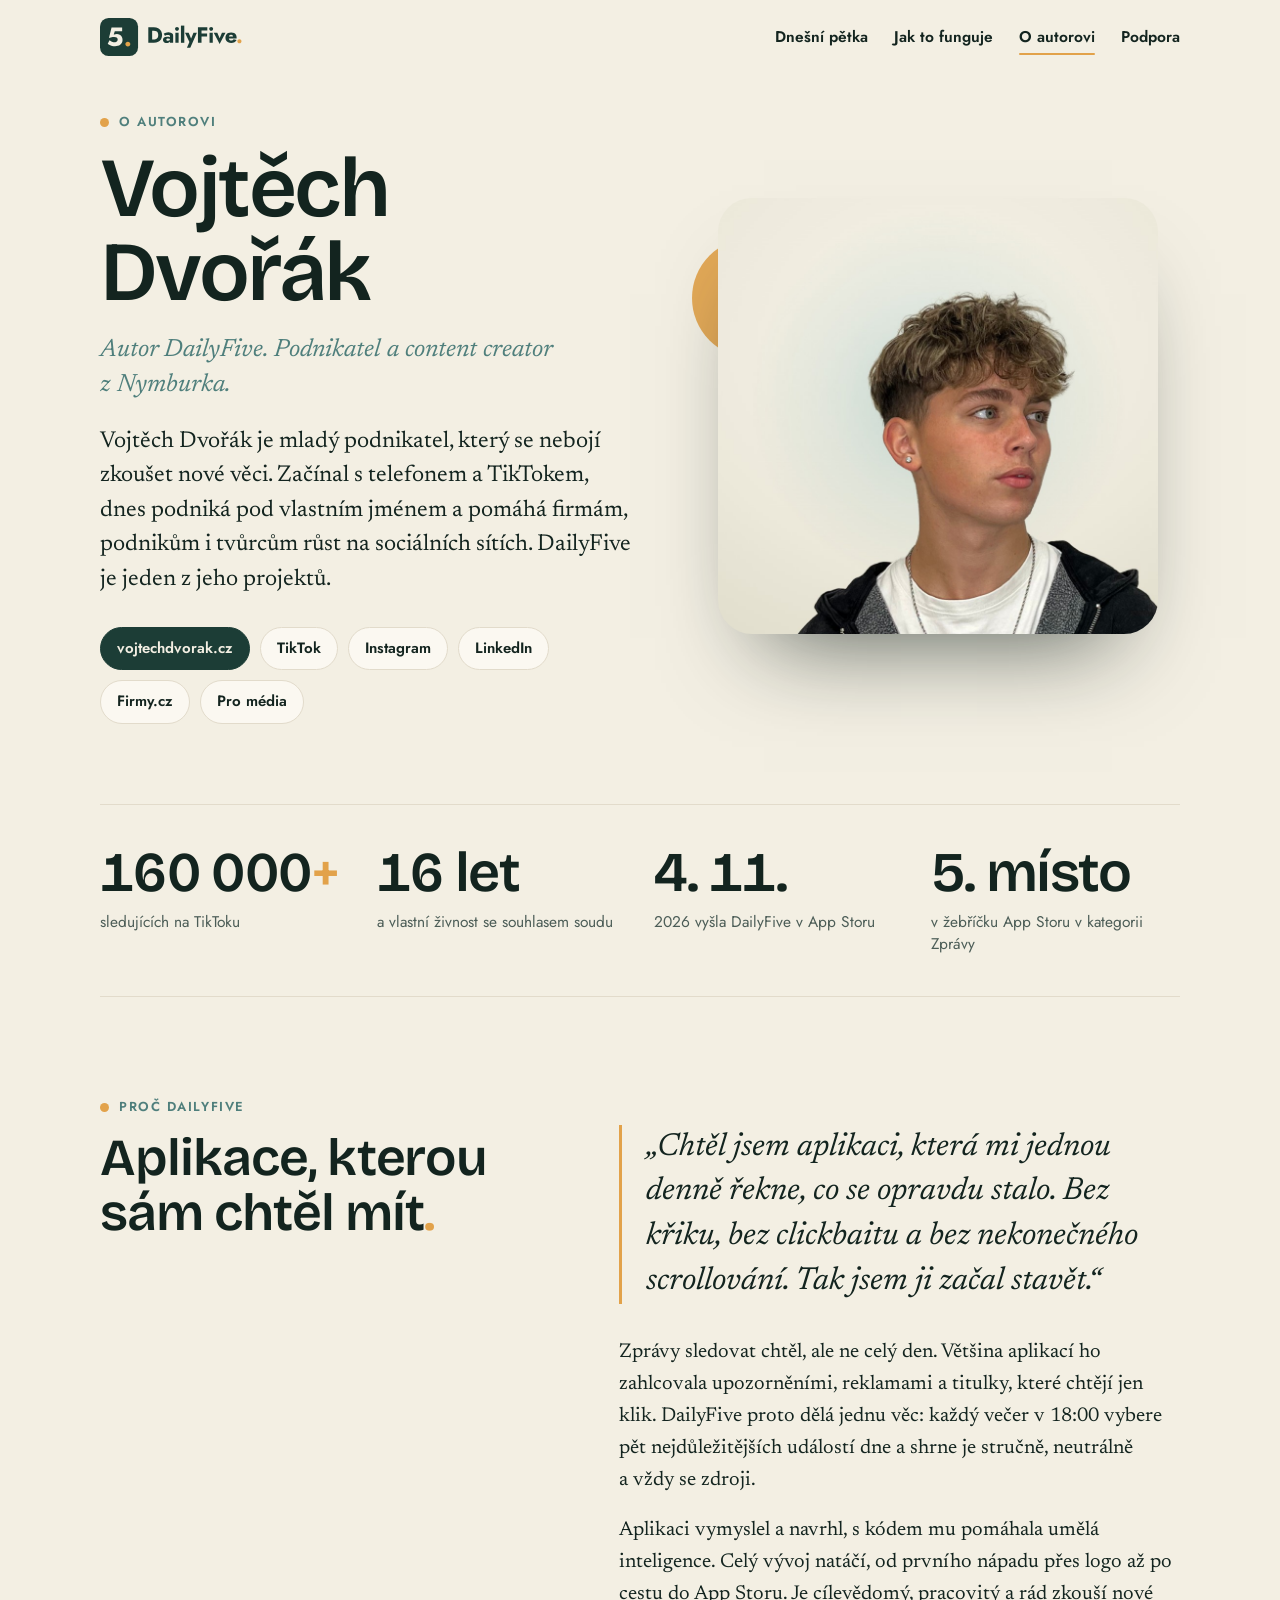
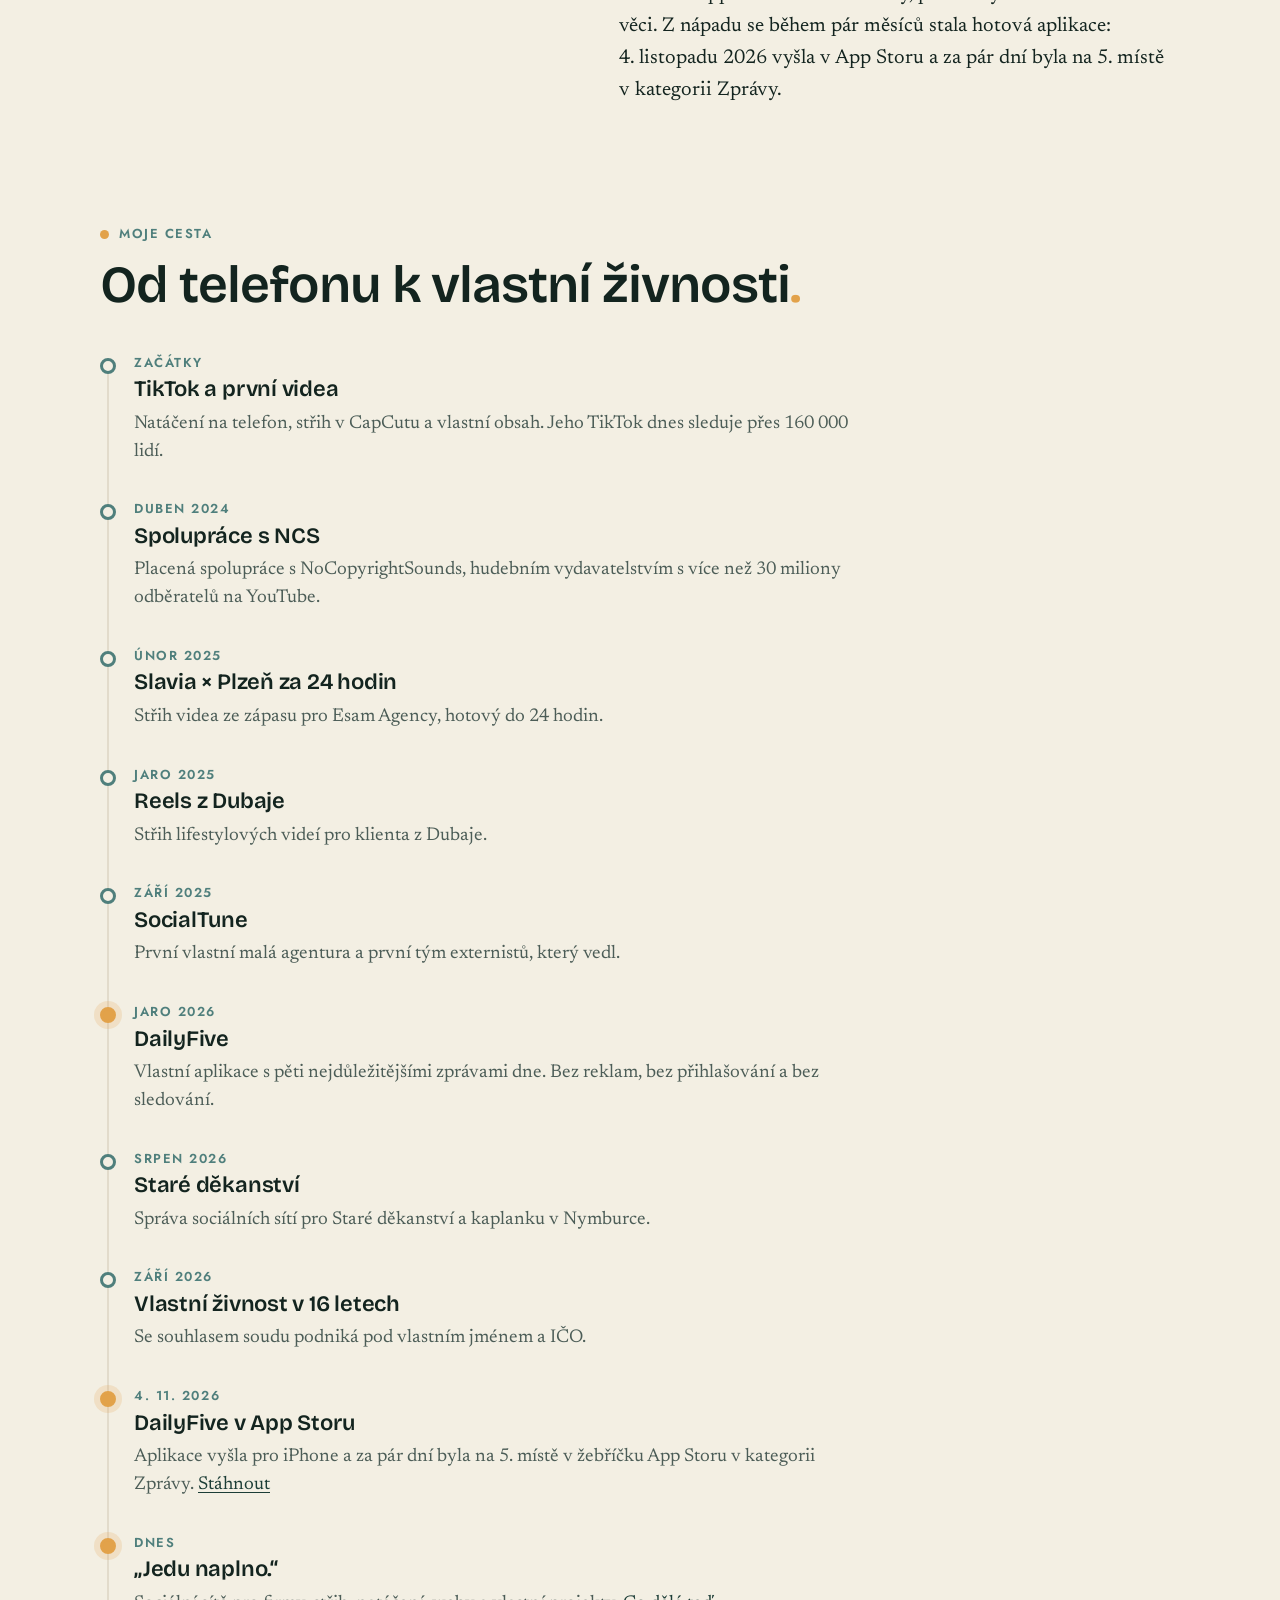
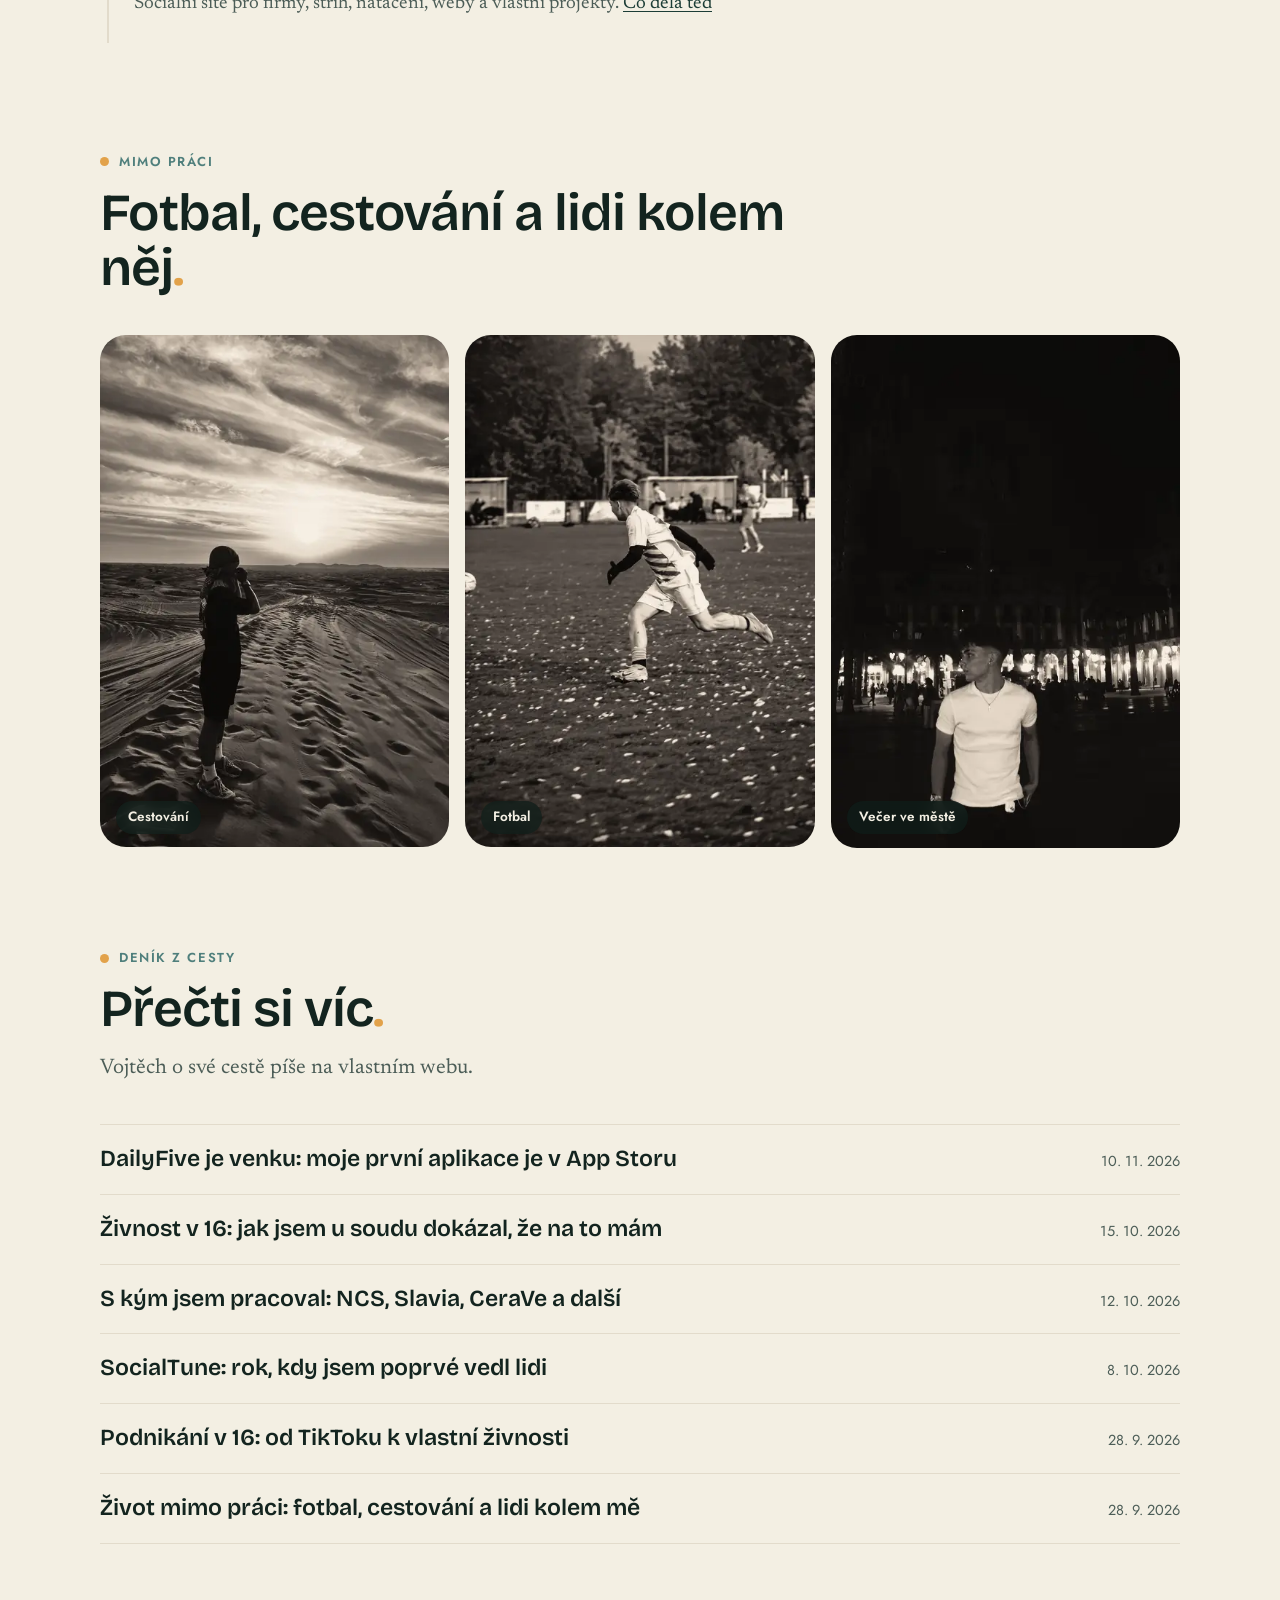
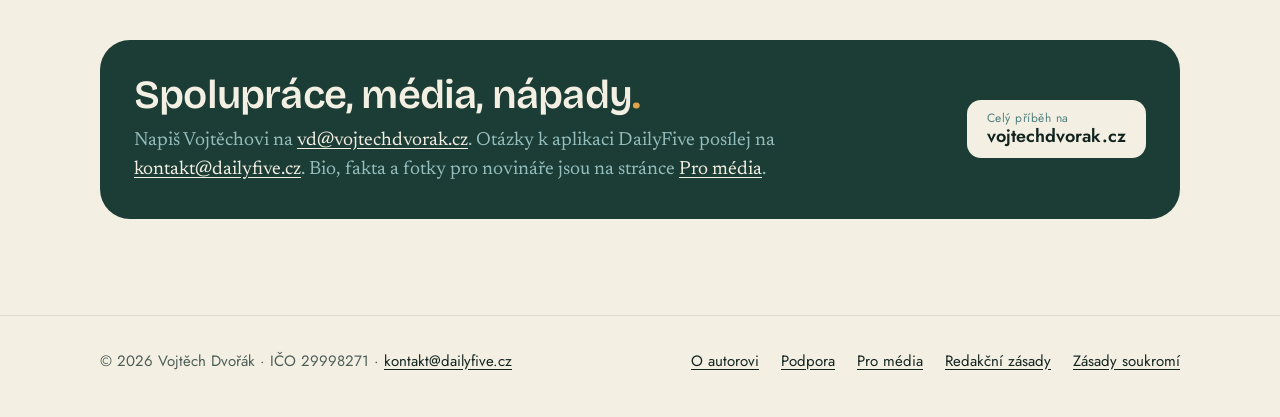
<file: autor/index.html>
<!doctype html>
<html lang="cs">
<head>
  <meta charset="utf-8">
  <meta name="viewport" content="width=device-width, initial-scale=1">
  <title>Vojtěch Dvořák – autor aplikace DailyFive</title>
  <meta name="description" content="Vojtěch Dvořák, mladý podnikatel a content creator z Nymburka, autor aplikace DailyFive, která vyšla v App Storu 4. 11. 2026. Jeho cesta od TikToku k vlastní živnosti, projekty a kontakt.">
  <link rel="canonical" href="https://dailyfive.cz/autor/">
  <meta name="theme-color" content="#1C3D36">
  <meta name="author" content="Vojtěch Dvořák">
  <link rel="icon" href="/assets/favicon.svg" type="image/svg+xml">
  <link rel="icon" href="/assets/favicon-96.png" sizes="96x96" type="image/png">
  <link rel="apple-touch-icon" href="/assets/apple-touch-icon.png">
  <meta property="og:type" content="profile">
  <meta property="og:site_name" content="DailyFive">
  <meta property="og:locale" content="cs_CZ">
  <meta property="og:url" content="https://dailyfive.cz/autor/">
  <meta property="og:title" content="Vojtěch Dvořák – autor aplikace DailyFive">
  <meta property="og:description" content="Mladý podnikatel a content creator z Nymburka. Od TikToku s více než 160 000 sledujícími k vlastní živnosti a aplikaci DailyFive.">
  <meta property="og:image" content="https://dailyfive.cz/assets/autor/og-vojtech-dvorak-2026.jpg">
  <meta property="og:image:width" content="1200">
  <meta property="og:image:height" content="630">
  <meta property="profile:first_name" content="Vojtěch">
  <meta property="profile:last_name" content="Dvořák">
  <meta name="twitter:card" content="summary_large_image">
  <link rel="preload" href="/fonts/BricolageGrotesque-600SemiBold.woff2" as="font" type="font/woff2" crossorigin>
  <link rel="stylesheet" href="/assets/styles.css">
  <script type="application/ld+json">
  {
    "@context": "https://schema.org",
    "@type": "ProfilePage",
    "@id": "https://dailyfive.cz/autor/",
    "url": "https://dailyfive.cz/autor/",
    "name": "Vojtěch Dvořák – autor aplikace DailyFive",
    "inLanguage": "cs",
    "dateModified": "2026-11-10",
    "isPartOf": { "@id": "https://dailyfive.cz/#web" },
    "mainEntity": {
      "@type": "Person",
      "@id": "https://dailyfive.cz/autor/#vojtech-dvorak",
      "name": "Vojtěch Dvořák",
      "url": "https://dailyfive.cz/autor/",
      "image": "https://dailyfive.cz/assets/autor/vojtech-dvorak-2026.jpg",
      "birthDate": "2010",
      "jobTitle": "Podnikatel, tvůrce obsahu a autor aplikace DailyFive",
      "description": "Mladý podnikatel a content creator z Nymburka, autor aplikace DailyFive (App Store, 4. 11. 2026). Pomáhá firmám, podnikům a tvůrcům růst na sociálních sítích.",
      "homeLocation": { "@type": "Place", "name": "Nymburk" },
      "alumniOf": { "@type": "EducationalOrganization", "name": "Gymnázium Bohumila Hrabala Nymburk", "url": "https://www.gym-nymburk.cz/" },
      "knowsAbout": ["Sociální sítě", "Střih videa", "Natáčení a focení", "Tvorba webů", "Grafika", "Mobilní aplikace"],
      "sameAs": [
        "https://vojtechdvorak.cz/",
        "https://www.tiktok.com/@vojtech.dvorak",
        "https://www.instagram.com/vojtech.dvorakk/",
        "https://www.linkedin.com/in/vojt%C4%9Bch-dvo%C5%99%C3%A1k-635702386/",
        "https://www.firmy.cz/detail/14065751-vojtech-dvorak-nymburk.html",
        "https://github.com/vojtechdvorakk"
      ]
    }
  }
  </script>
</head>
<body>
  <a class="skip" href="#obsah">Přeskočit na obsah</a>
  <header class="site-header">
    <div class="wrap">
      <a class="logo" href="/" aria-label="DailyFive – úvod">
        <picture>
          <source srcset="/assets/logo-light.svg" media="(prefers-color-scheme: dark)">
          <img src="/assets/logo.svg" alt="DailyFive" width="166" height="38">
        </picture>
      </a>
      <nav class="nav" aria-label="Hlavní">
        <a href="/#dnes">Dnešní pětka</a>
        <a class="nav-extra" href="/#jak">Jak to funguje</a>
        <a href="/autor/" aria-current="page">O autorovi</a>
        <a href="/podpora/">Podpora</a>
      </nav>
    </div>
  </header>

  <main id="obsah">
    <section class="profile" aria-labelledby="jmeno">
      <div class="wrap">
        <div class="reveal">
          <p class="kicker">O autorovi</p>
          <h1 id="jmeno">Vojtěch Dvořák</h1>
          <p class="role">Autor DailyFive. Podnikatel a&nbsp;content creator z&nbsp;Nymburka.</p>
          <p class="lead">Vojtěch Dvořák je mladý podnikatel, který se nebojí zkoušet nové věci. Začínal s&nbsp;telefonem a&nbsp;TikTokem, dnes podniká pod vlastním jménem a&nbsp;pomáhá firmám, podnikům i&nbsp;tvůrcům růst na sociálních sítích. DailyFive je jeden z&nbsp;jeho projektů.</p>
          <ul class="social" aria-label="Kde Vojtěcha najdeš">
            <li><a class="main" href="https://vojtechdvorak.cz/">vojtechdvorak.cz</a></li>
            <li><a href="https://www.tiktok.com/@vojtech.dvorak" rel="me noopener">TikTok</a></li>
            <li><a href="https://www.instagram.com/vojtech.dvorakk/" rel="me noopener">Instagram</a></li>
            <li><a href="https://www.linkedin.com/in/vojt%C4%9Bch-dvo%C5%99%C3%A1k-635702386/" rel="me noopener">LinkedIn</a></li>
            <li><a href="https://www.firmy.cz/detail/14065751-vojtech-dvorak-nymburk.html" rel="me noopener">Firmy.cz</a></li>
            <li><a href="https://vojtechdvorak.cz/pro-media/">Pro média</a></li>
          </ul>
        </div>
        <figure class="profile-photo reveal" style="--i:2">
          <img src="/assets/autor/vojtech-dvorak-2026.jpg" alt="Vojtěch Dvořák, autor aplikace DailyFive" width="900" height="900" fetchpriority="high">
        </figure>
      </div>
    </section>

    <section class="wrap" aria-label="Vojtěch v číslech">
      <div class="facts">
        <div class="fact reveal" style="--i:0"><b><span data-countup="160000">160 000</span><span class="plus">+</span></b><p>sledujících na TikToku</p></div>
        <div class="fact reveal" style="--i:1"><b>16&nbsp;let</b><p>a vlastní živnost se souhlasem soudu</p></div>
        <div class="fact reveal" style="--i:2"><b>4.&nbsp;11.</b><p>2026 vyšla DailyFive v&nbsp;App Storu</p></div>
        <div class="fact reveal" style="--i:3"><b>5.&nbsp;místo</b><p>v&nbsp;žebříčku App Storu v&nbsp;kategorii Zprávy</p></div>
      </div>
    </section>

    <section class="section" aria-labelledby="proc-nadpis">
      <div class="wrap why">
        <div class="reveal">
          <p class="kicker">Proč DailyFive</p>
          <h2 id="proc-nadpis">Aplikace, kterou sám chtěl mít<span class="dot">.</span></h2>
        </div>
        <div class="reveal" style="--i:1">
          <blockquote class="quote"><p>„Chtěl jsem aplikaci, která mi jednou denně řekne, co se opravdu stalo. Bez křiku, bez clickbaitu a&nbsp;bez nekonečného scrollování. Tak jsem ji začal stavět.“</p></blockquote>
          <div class="prose-lg" style="margin-top: 28px">
            <p>Zprávy sledovat chtěl, ale ne celý den. Většina aplikací ho zahlcovala upozorněními, reklamami a&nbsp;titulky, které chtějí jen klik. DailyFive proto dělá jednu věc: každý večer v&nbsp;18:00 vybere pět nejdůležitějších událostí dne a&nbsp;shrne je stručně, neutrálně a&nbsp;vždy se zdroji.</p>
            <p>Aplikaci vymyslel a&nbsp;navrhl, s&nbsp;kódem mu pomáhala umělá inteligence. Celý vývoj natáčí, od prvního nápadu přes logo až po cestu do App Storu. Je cílevědomý, pracovitý a&nbsp;rád zkouší nové věci. Z&nbsp;nápadu se během pár měsíců stala hotová aplikace: 4.&nbsp;listopadu 2026 vyšla v&nbsp;App Storu a&nbsp;za pár dní byla na 5.&nbsp;místě v&nbsp;kategorii Zprávy.</p>
          </div>
        </div>
      </div>
    </section>

    <section class="section" style="padding-top: 0" aria-labelledby="cesta-nadpis">
      <div class="wrap">
        <div class="section-head reveal">
          <p class="kicker">Moje cesta</p>
          <h2 id="cesta-nadpis">Od telefonu k&nbsp;vlastní živnosti<span class="dot">.</span></h2>
        </div>
        <ol class="journey">
          <li class="reveal"><p class="when">Začátky</p><h3>TikTok a&nbsp;první videa</h3><p>Natáčení na telefon, střih v&nbsp;CapCutu a&nbsp;vlastní obsah. Jeho TikTok dnes sleduje přes 160&nbsp;000 lidí.</p></li>
          <li class="reveal"><p class="when">Duben 2024</p><h3>Spolupráce s&nbsp;NCS</h3><p>Placená spolupráce s&nbsp;NoCopyrightSounds, hudebním vydavatelstvím s&nbsp;více než 30 miliony odběratelů na YouTube.</p></li>
          <li class="reveal"><p class="when">Únor 2025</p><h3>Slavia × Plzeň za 24 hodin</h3><p>Střih videa ze zápasu pro Esam Agency, hotový do 24 hodin.</p></li>
          <li class="reveal"><p class="when">Jaro 2025</p><h3>Reels z&nbsp;Dubaje</h3><p>Střih lifestylových videí pro klienta z&nbsp;Dubaje.</p></li>
          <li class="reveal"><p class="when">Září 2025</p><h3>SocialTune</h3><p>První vlastní malá agentura a&nbsp;první tým externistů, který vedl.</p></li>
          <li class="reveal is-hot"><p class="when">Jaro 2026</p><h3>DailyFive</h3><p>Vlastní aplikace s&nbsp;pěti nejdůležitějšími zprávami dne. Bez reklam, bez přihlašování a&nbsp;bez sledování.</p></li>
          <li class="reveal"><p class="when">Srpen 2026</p><h3>Staré děkanství</h3><p>Správa sociálních sítí pro Staré děkanství a&nbsp;kaplanku v&nbsp;Nymburce.</p></li>
          <li class="reveal"><p class="when">Září 2026</p><h3>Vlastní živnost v&nbsp;16 letech</h3><p>Se souhlasem soudu podniká pod vlastním jménem a&nbsp;IČO.</p></li>
          <li class="reveal is-hot"><p class="when">4. 11. 2026</p><h3>DailyFive v&nbsp;App Storu</h3><p>Aplikace vyšla pro iPhone a&nbsp;za pár dní byla na 5.&nbsp;místě v&nbsp;žebříčku App Storu v&nbsp;kategorii Zprávy. <a href="https://apps.apple.com/cz/app/dailyfive-5-zpr%C3%A1v-dne/id6829328352" rel="noopener">Stáhnout</a></p></li>
          <li class="reveal is-hot"><p class="when">Dnes</p><h3>„Jedu naplno.“</h3><p>Sociální sítě pro firmy, střih, natáčení, weby a&nbsp;vlastní projekty. <a href="https://vojtechdvorak.cz/">Co dělá teď</a></p></li>
        </ol>
      </div>
    </section>

    <section class="section" style="padding-top: 0" aria-labelledby="mimo-nadpis">
      <div class="wrap">
        <div class="section-head reveal">
          <p class="kicker">Mimo práci</p>
          <h2 id="mimo-nadpis">Fotbal, cestování a&nbsp;lidi kolem něj<span class="dot">.</span></h2>
        </div>
        <div class="gallery">
          <figure class="reveal"><img src="/assets/autor/vojtech-dvorak-poust-960.webp" srcset="/assets/autor/vojtech-dvorak-poust-480.webp 480w, /assets/autor/vojtech-dvorak-poust-960.webp 960w" sizes="(max-width: 520px) 100vw, 360px" alt="Vojtěch Dvořák při západu slunce v poušti" width="960" height="1780" loading="lazy"><figcaption>Cestování</figcaption></figure>
          <figure class="reveal" style="--i:1"><img src="/assets/autor/vojtech-dvorak-fotbal-960.webp" srcset="/assets/autor/vojtech-dvorak-fotbal-480.webp 480w, /assets/autor/vojtech-dvorak-fotbal-960.webp 960w" sizes="(max-width: 520px) 50vw, 360px" alt="Vojtěch Dvořák při fotbalovém zápase" width="960" height="1468" loading="lazy"><figcaption>Fotbal</figcaption></figure>
          <figure class="reveal" style="--i:2"><img src="/assets/autor/vojtech-dvorak-noc-960.webp" srcset="/assets/autor/vojtech-dvorak-noc-480.webp 480w, /assets/autor/vojtech-dvorak-noc-960.webp 960w" sizes="(max-width: 520px) 50vw, 360px" alt="Vojtěch Dvořák večer ve městě" width="960" height="1706" loading="lazy"><figcaption>Večer ve městě</figcaption></figure>
        </div>
      </div>
    </section>

    <section class="section" style="padding-top: 0" aria-labelledby="blog-nadpis">
      <div class="wrap">
        <div class="section-head reveal">
          <p class="kicker">Deník z cesty</p>
          <h2 id="blog-nadpis">Přečti si víc<span class="dot">.</span></h2>
          <p class="sub">Vojtěch o své cestě píše na vlastním webu.</p>
        </div>
        <ul class="posts reveal">
          <li><a href="https://vojtechdvorak.cz/blog/dailyfive-je-venku/"><span>DailyFive je venku: moje první aplikace je v&nbsp;App Storu</span><small>10. 11. 2026</small></a></li>
          <li><a href="https://vojtechdvorak.cz/blog/zivnost-v-16/"><span>Živnost v&nbsp;16: jak jsem u&nbsp;soudu dokázal, že na to mám</span><small>15. 10. 2026</small></a></li>
          <li><a href="https://vojtechdvorak.cz/blog/projekty-a-spoluprace/"><span>S&nbsp;kým jsem pracoval: NCS, Slavia, CeraVe a&nbsp;další</span><small>12. 10. 2026</small></a></li>
          <li><a href="https://vojtechdvorak.cz/blog/socialtune/"><span>SocialTune: rok, kdy jsem poprvé vedl lidi</span><small>8. 10. 2026</small></a></li>
          <li><a href="https://vojtechdvorak.cz/blog/podnikani-v-16/"><span>Podnikání v&nbsp;16: od TikToku k&nbsp;vlastní živnosti</span><small>28. 9. 2026</small></a></li>
          <li><a href="https://vojtechdvorak.cz/blog/zivot-mimo-praci/"><span>Život mimo práci: fotbal, cestování a&nbsp;lidi kolem mě</span><small>28. 9. 2026</small></a></li>
        </ul>
      </div>
    </section>

    <section class="section" style="padding-top: 0" aria-labelledby="kontakt-nadpis">
      <div class="wrap">
        <div class="contact-card reveal">
          <div>
            <h2 id="kontakt-nadpis">Spolupráce, média, nápady<span class="dot">.</span></h2>
            <p>Napiš Vojtěchovi na <a href="mailto:vd@vojtechdvorak.cz">vd@vojtechdvorak.cz</a>. Otázky k&nbsp;aplikaci DailyFive posílej na <a href="mailto:kontakt@dailyfive.cz">kontakt@dailyfive.cz</a>. Bio, fakta a&nbsp;fotky pro novináře jsou na stránce <a href="https://vojtechdvorak.cz/pro-media/">Pro média</a>.</p>
          </div>
          <a class="store-badge" href="https://vojtechdvorak.cz/"><small>Celý příběh na</small><strong>vojtechdvorak.cz</strong></a>
        </div>
      </div>
    </section>
  </main>

  <footer class="site-footer">
    <div class="wrap">
      <p>© 2026 Vojtěch Dvořák · IČO 29998271 · <a href="mailto:kontakt@dailyfive.cz">kontakt@dailyfive.cz</a></p>
      <nav aria-label="Patička">
        <a href="/autor/" aria-current="page">O autorovi</a>
        <a href="/podpora/">Podpora</a>
        <a href="/media/">Pro média</a>
        <a href="/redakcni-zasady/">Redakční zásady</a>
        <a href="/soukromi/">Zásady soukromí</a>
      </nav>
    </div>
  </footer>

  <script src="/assets/site.js" defer></script>
</body>
</html>
</file>
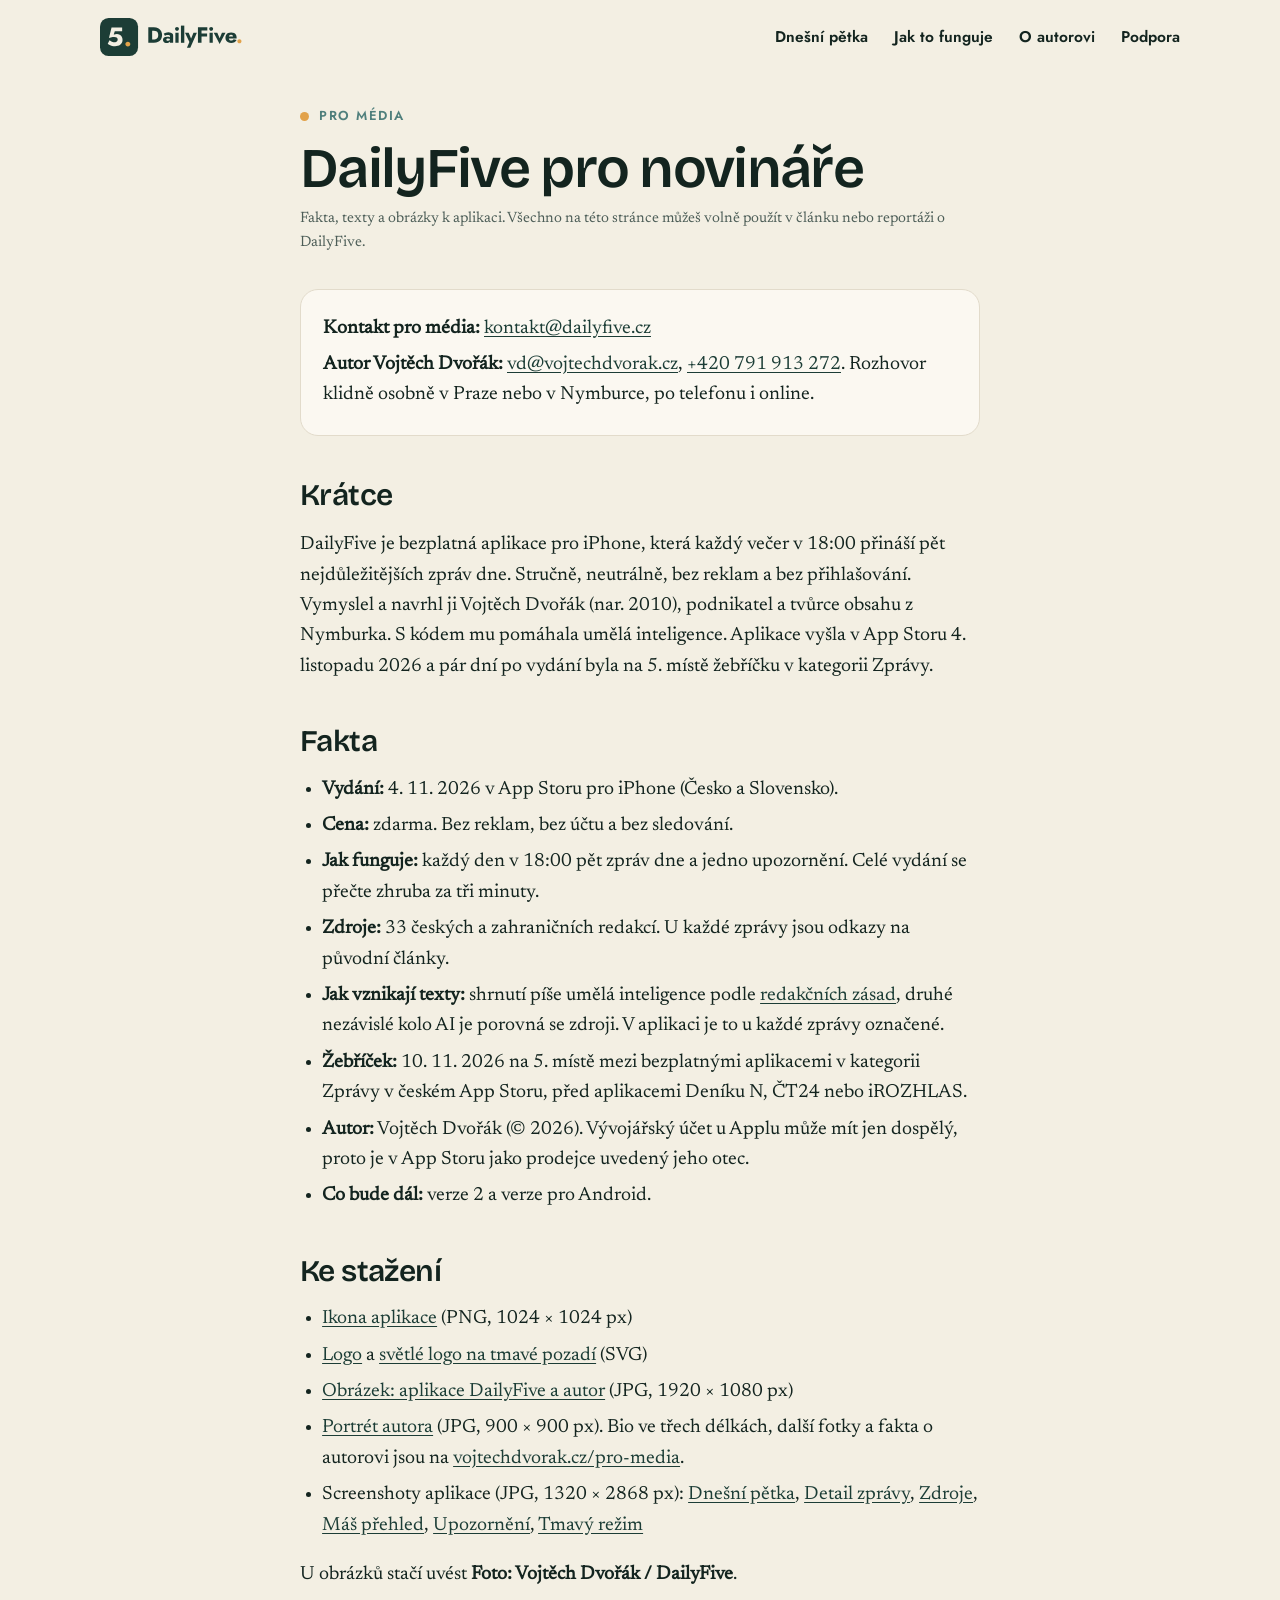
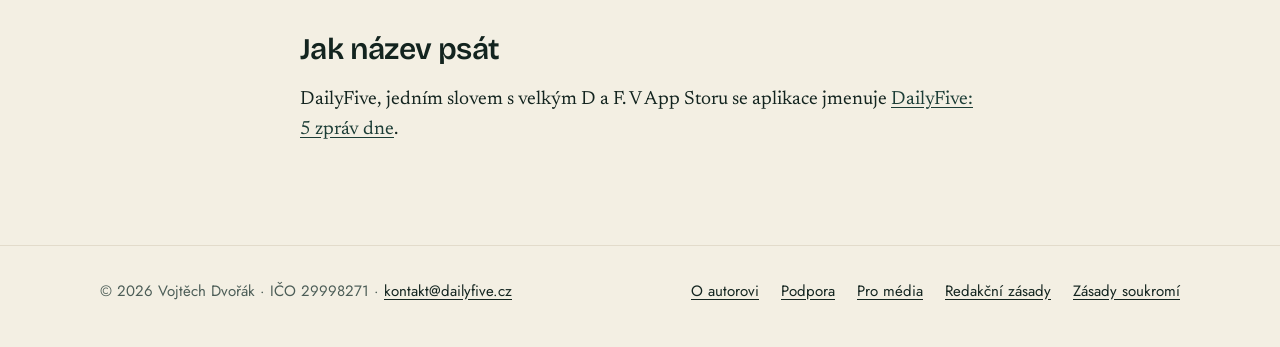
<file: media/index.html>
<!doctype html>
<html lang="cs">
<head>
  <meta charset="utf-8">
  <meta name="viewport" content="width=device-width, initial-scale=1">
  <title>Pro média – DailyFive</title>
  <meta name="description" content="Fakta, texty, logo, ikona a screenshoty aplikace DailyFive pro novináře. Aplikace vyšla v App Storu 4. 11. 2026, autorem je Vojtěch Dvořák z Nymburka.">
  <link rel="canonical" href="https://dailyfive.cz/media/">
  <meta name="theme-color" content="#1C3D36">
  <meta name="apple-itunes-app" content="app-id=6829328352">
  <link rel="icon" href="/assets/favicon.svg" type="image/svg+xml">
  <link rel="icon" href="/assets/favicon-96.png" sizes="96x96" type="image/png">
  <link rel="apple-touch-icon" href="/assets/apple-touch-icon.png">
  <meta property="og:type" content="website">
  <meta property="og:site_name" content="DailyFive">
  <meta property="og:locale" content="cs_CZ">
  <meta property="og:url" content="https://dailyfive.cz/media/">
  <meta property="og:title" content="DailyFive pro novináře">
  <meta property="og:description" content="Fakta, texty, logo, ikona a screenshoty aplikace DailyFive ke stažení.">
  <meta property="og:image" content="https://dailyfive.cz/assets/press/dailyfive-a-autor.jpg">
  <meta property="og:image:width" content="1920">
  <meta property="og:image:height" content="1080">
  <meta name="twitter:card" content="summary_large_image">
  <link rel="stylesheet" href="/assets/styles.css">
  <script type="application/ld+json">
  {
    "@context": "https://schema.org",
    "@type": "WebPage",
    "@id": "https://dailyfive.cz/media/",
    "url": "https://dailyfive.cz/media/",
    "name": "DailyFive pro novináře",
    "inLanguage": "cs",
    "dateModified": "2026-11-10",
    "isPartOf": { "@id": "https://dailyfive.cz/#web" },
    "about": { "@id": "https://dailyfive.cz/#app" },
    "author": { "@id": "https://dailyfive.cz/autor/#vojtech-dvorak" },
    "primaryImageOfPage": { "@type": "ImageObject", "url": "https://dailyfive.cz/assets/press/dailyfive-a-autor.jpg", "creditText": "Vojtěch Dvořák" }
  }
  </script>
</head>
<body>
  <a class="skip" href="#obsah">Přeskočit na obsah</a>
  <header class="site-header">
    <div class="wrap">
      <a class="logo" href="/" aria-label="DailyFive – úvod">
        <picture>
          <source srcset="/assets/logo-light.svg" media="(prefers-color-scheme: dark)">
          <img src="/assets/logo.svg" alt="DailyFive" width="166" height="38">
        </picture>
      </a>
      <nav class="nav" aria-label="Hlavní">
        <a href="/#dnes">Dnešní pětka</a>
        <a class="nav-extra" href="/#jak">Jak to funguje</a>
        <a href="/autor/">O autorovi</a>
        <a href="/podpora/">Podpora</a>
      </nav>
    </div>
  </header>

  <main id="obsah" class="page">
    <article class="wrap prose">
      <div class="kicker">Pro média</div>
      <h1>DailyFive pro novináře</h1>
      <p class="updated">Fakta, texty a obrázky k aplikaci. Všechno na této stránce můžeš volně použít v článku nebo reportáži o DailyFive.</p>

      <div class="box">
        <p><strong>Kontakt pro média:</strong> <a href="mailto:kontakt@dailyfive.cz">kontakt@dailyfive.cz</a></p>
        <p><strong>Autor Vojtěch Dvořák:</strong> <a href="mailto:vd@vojtechdvorak.cz">vd@vojtechdvorak.cz</a>, <a href="tel:+420791913272">+420 791 913 272</a>. Rozhovor klidně osobně v Praze nebo v Nymburce, po telefonu i online.</p>
      </div>

      <h2>Krátce</h2>
      <p>DailyFive je bezplatná aplikace pro iPhone, která každý večer v 18:00 přináší pět nejdůležitějších zpráv dne. Stručně, neutrálně, bez reklam a bez přihlašování. Vymyslel a navrhl ji Vojtěch Dvořák (nar. 2010), podnikatel a tvůrce obsahu z Nymburka. S kódem mu pomáhala umělá inteligence. Aplikace vyšla v App Storu 4. listopadu 2026 a pár dní po vydání byla na 5. místě žebříčku v kategorii Zprávy.</p>

      <h2>Fakta</h2>
      <ul>
        <li><strong>Vydání:</strong> 4. 11. 2026 v App Storu pro iPhone (Česko a Slovensko).</li>
        <li><strong>Cena:</strong> zdarma. Bez reklam, bez účtu a bez sledování.</li>
        <li><strong>Jak funguje:</strong> každý den v 18:00 pět zpráv dne a jedno upozornění. Celé vydání se přečte zhruba za tři minuty.</li>
        <li><strong>Zdroje:</strong> 33 českých a zahraničních redakcí. U každé zprávy jsou odkazy na původní články.</li>
        <li><strong>Jak vznikají texty:</strong> shrnutí píše umělá inteligence podle <a href="/redakcni-zasady/">redakčních zásad</a>, druhé nezávislé kolo AI je porovná se zdroji. V aplikaci je to u každé zprávy označené.</li>
        <li><strong>Žebříček:</strong> 10. 11. 2026 na 5. místě mezi bezplatnými aplikacemi v kategorii Zprávy v českém App Storu, před aplikacemi Deníku N, ČT24 nebo iROZHLAS.</li>
        <li><strong>Autor:</strong> Vojtěch Dvořák (© 2026). Vývojářský účet u Applu může mít jen dospělý, proto je v App Storu jako prodejce uvedený jeho otec.</li>
        <li><strong>Co bude dál:</strong> verze 2 a verze pro Android.</li>
      </ul>

      <h2>Ke stažení</h2>
      <ul>
        <li><a href="/assets/press/dailyfive-ikona-1024.png" download>Ikona aplikace</a> (PNG, 1024 × 1024 px)</li>
        <li><a href="/assets/logo.svg" download="dailyfive-logo.svg">Logo</a> a <a href="/assets/logo-light.svg" download="dailyfive-logo-svetle.svg">světlé logo na tmavé pozadí</a> (SVG)</li>
        <li><a href="/assets/press/dailyfive-a-autor.jpg" download>Obrázek: aplikace DailyFive a autor</a> (JPG, 1920 × 1080 px)</li>
        <li><a href="/assets/autor/vojtech-dvorak-2026.jpg" download>Portrét autora</a> (JPG, 900 × 900 px). Bio ve třech délkách, další fotky a fakta o autorovi jsou na <a href="https://vojtechdvorak.cz/pro-media/">vojtechdvorak.cz/pro-media</a>.</li>
        <li>Screenshoty aplikace (JPG, 1320 × 2868 px):
          <a href="/assets/press/screens/dailyfive-01-dnesni-petka.jpg" download>Dnešní pětka</a>,
          <a href="/assets/press/screens/dailyfive-02-detail-zpravy.jpg" download>Detail zprávy</a>,
          <a href="/assets/press/screens/dailyfive-03-zdroje.jpg" download>Zdroje</a>,
          <a href="/assets/press/screens/dailyfive-04-mas-prehled.jpg" download>Máš přehled</a>,
          <a href="/assets/press/screens/dailyfive-05-upozorneni.jpg" download>Upozornění</a>,
          <a href="/assets/press/screens/dailyfive-06-tmavy-rezim.jpg" download>Tmavý režim</a></li>
      </ul>
      <p>U obrázků stačí uvést <strong>Foto: Vojtěch Dvořák / DailyFive</strong>.</p>

      <h2>Jak název psát</h2>
      <p>DailyFive, jedním slovem s velkým D a F. V App Storu se aplikace jmenuje <a href="https://apps.apple.com/cz/app/dailyfive-5-zpr%C3%A1v-dne/id6829328352" rel="noopener">DailyFive: 5 zpráv dne</a>.</p>
    </article>
  </main>

  <footer class="site-footer">
    <div class="wrap">
      <p>© 2026 Vojtěch Dvořák · IČO 29998271 · <a href="mailto:kontakt@dailyfive.cz">kontakt@dailyfive.cz</a></p>
      <nav aria-label="Patička">
        <a href="/autor/">O autorovi</a>
        <a href="/podpora/">Podpora</a>
        <a href="/media/" aria-current="page">Pro média</a>
        <a href="/redakcni-zasady/">Redakční zásady</a>
        <a href="/soukromi/">Zásady soukromí</a>
      </nav>
    </div>
  </footer>

  <script src="/assets/site.js" defer></script>
</body>
</html>
</file>
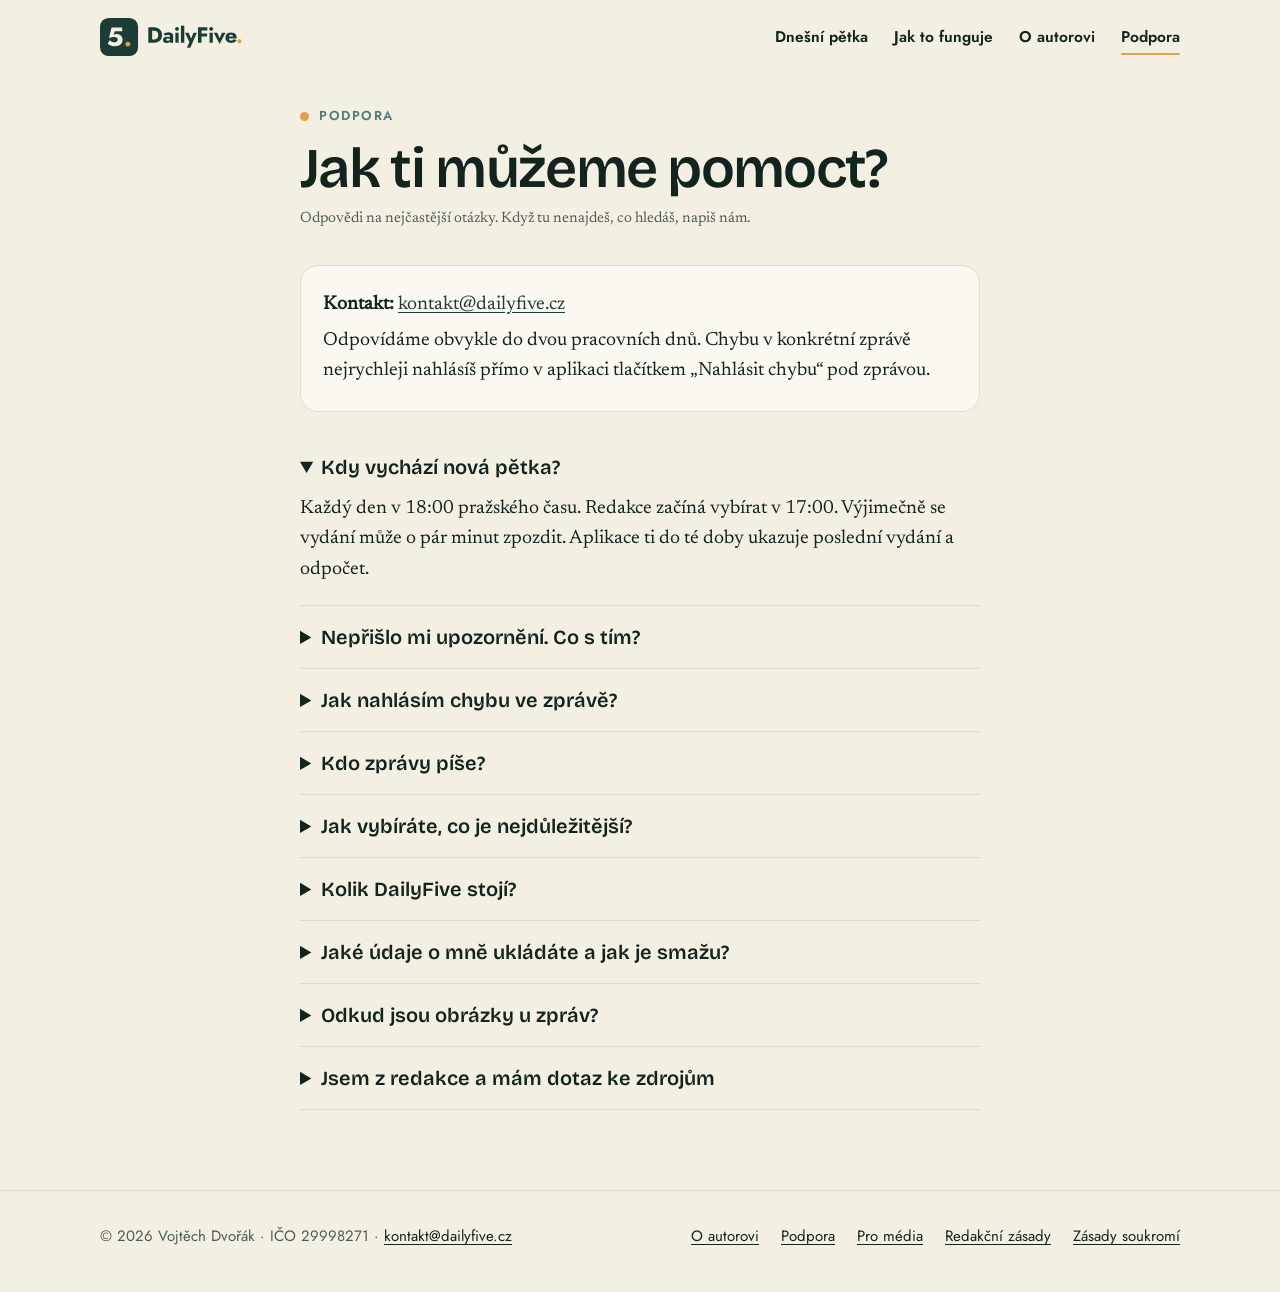
<file: podpora/index.html>
<!doctype html>
<html lang="cs">
<head>
  <meta charset="utf-8">
  <meta name="viewport" content="width=device-width, initial-scale=1">
  <title>Podpora a kontakt – DailyFive</title>
  <meta name="description" content="Nejčastější otázky k aplikaci DailyFive: kdy vychází pětka, jak fungují upozornění, jak nahlásit chybu a jak nás kontaktovat.">
  <link rel="canonical" href="https://dailyfive.cz/podpora/">
  <meta name="theme-color" content="#1C3D36">
  <link rel="icon" href="/assets/favicon.svg" type="image/svg+xml">
  <link rel="icon" href="/assets/favicon-96.png" sizes="96x96" type="image/png">
  <link rel="apple-touch-icon" href="/assets/apple-touch-icon.png">
  <link rel="stylesheet" href="/assets/styles.css">
</head>
<body>
  <a class="skip" href="#obsah">Přeskočit na obsah</a>
  <header class="site-header">
    <div class="wrap">
      <a class="logo" href="/" aria-label="DailyFive – úvod">
        <picture>
          <source srcset="/assets/logo-light.svg" media="(prefers-color-scheme: dark)">
          <img src="/assets/logo.svg" alt="DailyFive" width="166" height="38">
        </picture>
      </a>
      <nav class="nav" aria-label="Hlavní">
        <a href="/#dnes">Dnešní pětka</a>
        <a class="nav-extra" href="/#jak">Jak to funguje</a>
        <a href="/autor/">O autorovi</a>
        <a href="/podpora/" aria-current="page">Podpora</a>
      </nav>
    </div>
  </header>

  <main id="obsah" class="page">
    <article class="wrap prose">
      <div class="kicker">Podpora</div>
      <h1>Jak ti můžeme pomoct?</h1>
      <p class="updated">Odpovědi na nejčastější otázky. Když tu nenajdeš, co hledáš, napiš nám.</p>

      <div class="box">
        <p><strong>Kontakt:</strong> <a href="mailto:kontakt@dailyfive.cz">kontakt@dailyfive.cz</a></p>
        <p>Odpovídáme obvykle do dvou pracovních dnů. Chybu v konkrétní zprávě nejrychleji nahlásíš přímo v aplikaci tlačítkem „Nahlásit chybu“ pod zprávou.</p>
      </div>

      <div class="faq">
        <details open>
          <summary>Kdy vychází nová pětka?</summary>
          <p>Každý den v 18:00 pražského času. Redakce začíná vybírat v 17:00. Výjimečně se vydání může o pár minut zpozdit. Aplikace ti do té doby ukazuje poslední vydání a odpočet.</p>
        </details>
        <details>
          <summary>Nepřišlo mi upozornění. Co s tím?</summary>
          <p>Zkontroluj tři věci. V aplikaci otevři O aplikaci a ověř, že je zapnutý přepínač Upozornění. V nastavení telefonu povol upozornění pro DailyFive. Na iPhonu může upozornění skrýt režim soustředění, na Androidu spořič baterie. Když nic z toho nepomůže, napiš nám.</p>
        </details>
        <details>
          <summary>Jak nahlásím chybu ve zprávě?</summary>
          <p>Otevři zprávu, sjeď úplně dolů a klepni na „Nahlásit chybu ve zprávě“. Vyber, co nesedí, případně připiš poznámku. Hlášení je anonymní. Zprávu porovnáme se zdroji, a pokud je v ní chyba, opravíme ji.</p>
        </details>
        <details>
          <summary>Kdo zprávy píše?</summary>
          <p>Texty píše umělá inteligence (Claude od společnosti Anthropic) podle našich <a href="/redakcni-zasady/">redakčních zásad</a>. Pracuje jen s titulky a perexy článků 33 českých i zahraničních redakcí. Druhé, nezávislé kolo AI každou zprávu porovná se zdroji. U každé zprávy je napsané, že ji připravila AI, a jsou u ní odkazy na původní články.</p>
        </details>
        <details>
          <summary>Jak vybíráte, co je nejdůležitější?</summary>
          <p>Čím víc nezávislých redakcí o události píše, tím je pravděpodobněji důležitá. Rozhoduje dopad na život lidí v Česku, význam pro Česko a svět a to, jak moc se o tématu ten den mluví. Aspoň dvě zprávy jsou z Česka, pokud se doma stalo něco podstatného, a aspoň jedna z vědy, zdraví, přírody, sportu nebo kultury. Na konec přidáme jednu zprávu pro radost. Podrobnosti najdeš v <a href="/redakcni-zasady/">redakčních zásadách</a>.</p>
        </details>
        <details>
          <summary>Kolik DailyFive stojí?</summary>
          <p>Nic. Aplikace je zdarma, bez reklam a bez účtu.</p>
        </details>
        <details>
          <summary>Jaké údaje o mně ukládáte a jak je smažu?</summary>
          <p>Jen anonymní identifikátor pro doručení upozornění, a to pouze když je zapneš. Smažeš ho tak, že upozornění vypneš nebo aplikaci odinstaluješ. Všechno ostatní, třeba co máš přečtené, zůstává jen v tvém telefonu. Víc v <a href="/soukromi/">zásadách ochrany osobních údajů</a>.</p>
        </details>
        <details>
          <summary>Odkud jsou obrázky u zpráv?</summary>
          <p>Fotografie z článků nepřebíráme, patří fotografům a vydavatelům. Úvodní obrázek je naše vlastní grafika z faktů ve zprávě (mapa, číslo, srovnání, datum, výsledek), nebo ilustrační fotka osoby či místa s volnou licencí z Wikimedia Commons (pod fotkou je autor a licence, klepnutím otevřeš její stránku), nebo ilustrace podle tématu. Fotky samotných událostí nepoužíváme.</p>
        </details>
        <details>
          <summary>Jsem z redakce a mám dotaz ke zdrojům</summary>
          <p>Rádi se domluvíme. DailyFive přebírá jen fakta, píše vlastní krátká shrnutí a u každé zprávy odkazuje na původní články. Když si nepřejete, abychom vaše články používali jako zdroj, napište na <a href="mailto:kontakt@dailyfive.cz">kontakt@dailyfive.cz</a> a do 7 dnů vaši redakci ze zdrojů vyřadíme.</p>
        </details>
      </div>
    </article>
  </main>

  <footer class="site-footer">
    <div class="wrap">
      <p>© 2026 Vojtěch Dvořák · IČO 29998271 · <a href="mailto:kontakt@dailyfive.cz">kontakt@dailyfive.cz</a></p>
      <nav aria-label="Patička">
        <a href="/autor/">O autorovi</a>
        <a href="/podpora/">Podpora</a>
        <a href="/media/">Pro média</a>
        <a href="/redakcni-zasady/">Redakční zásady</a>
        <a href="/soukromi/">Zásady soukromí</a>
      </nav>
    </div>
  </footer>
</body>
</html>
</file>
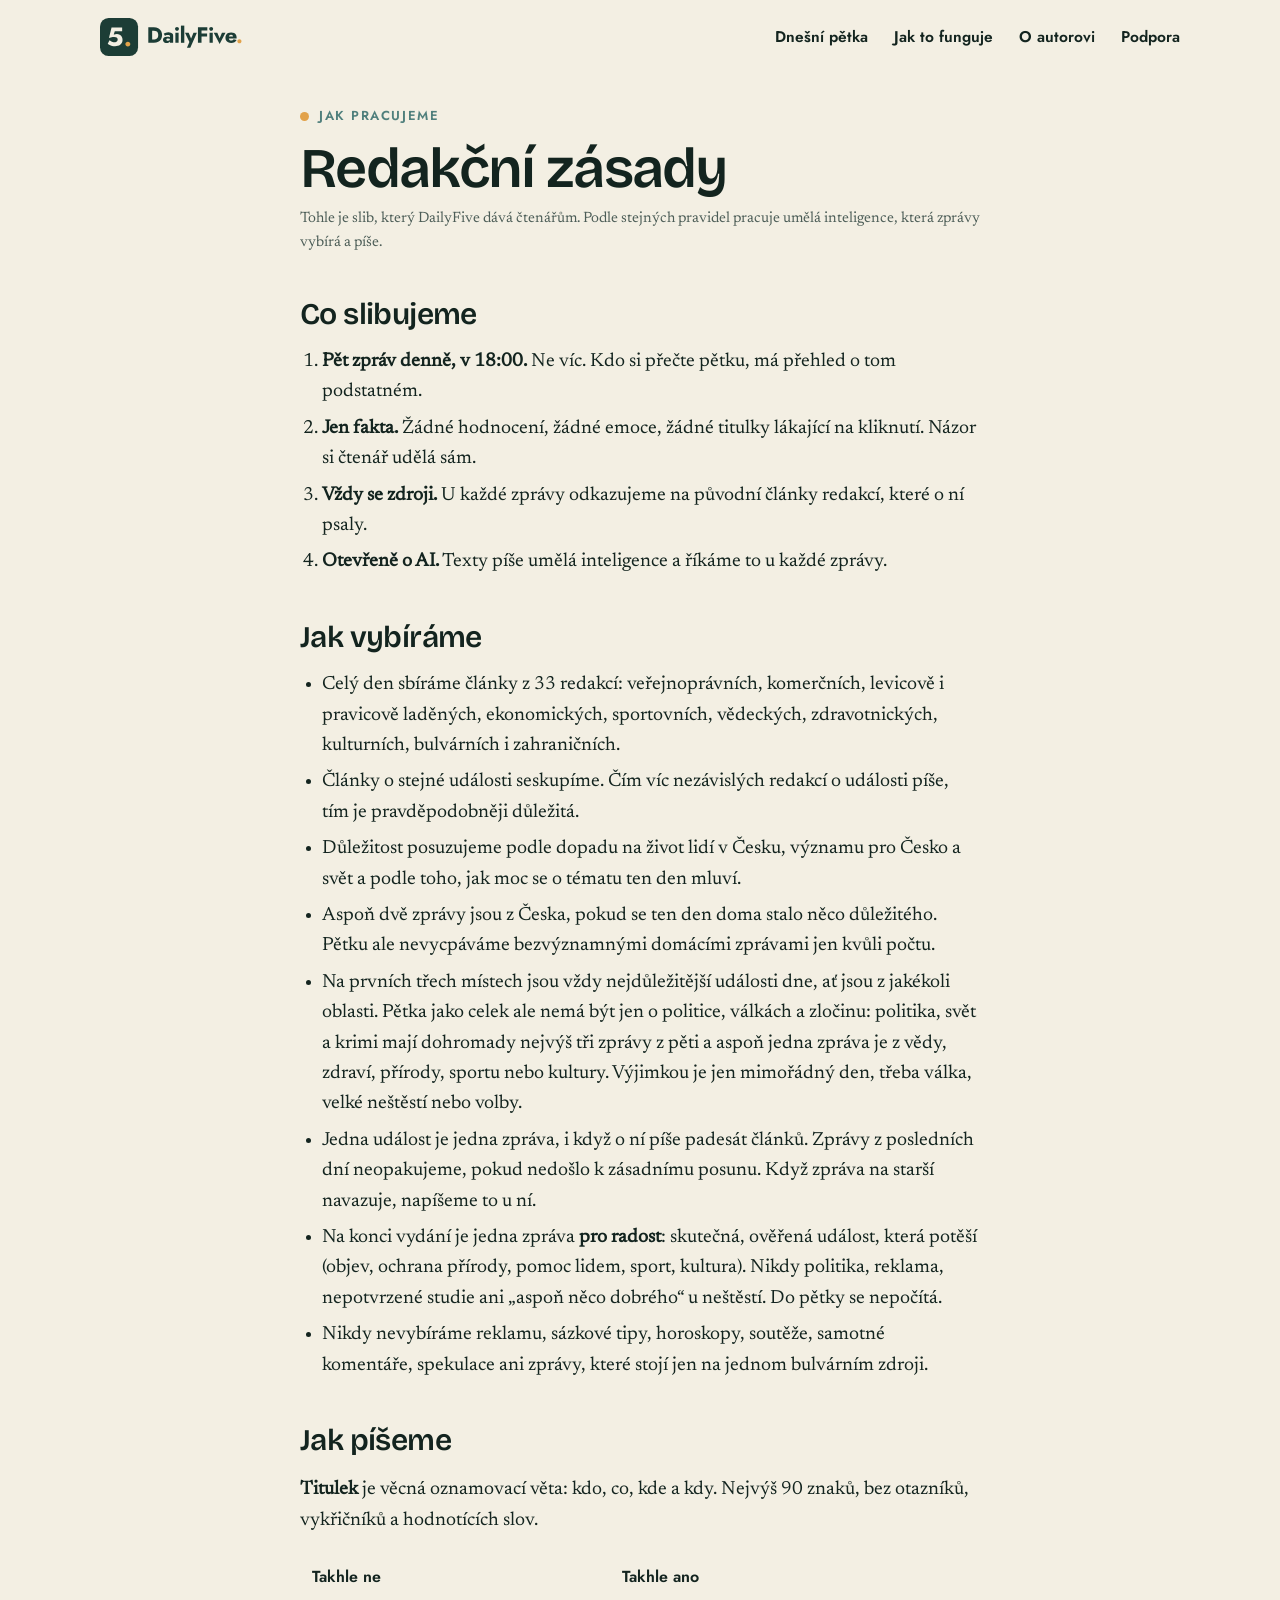
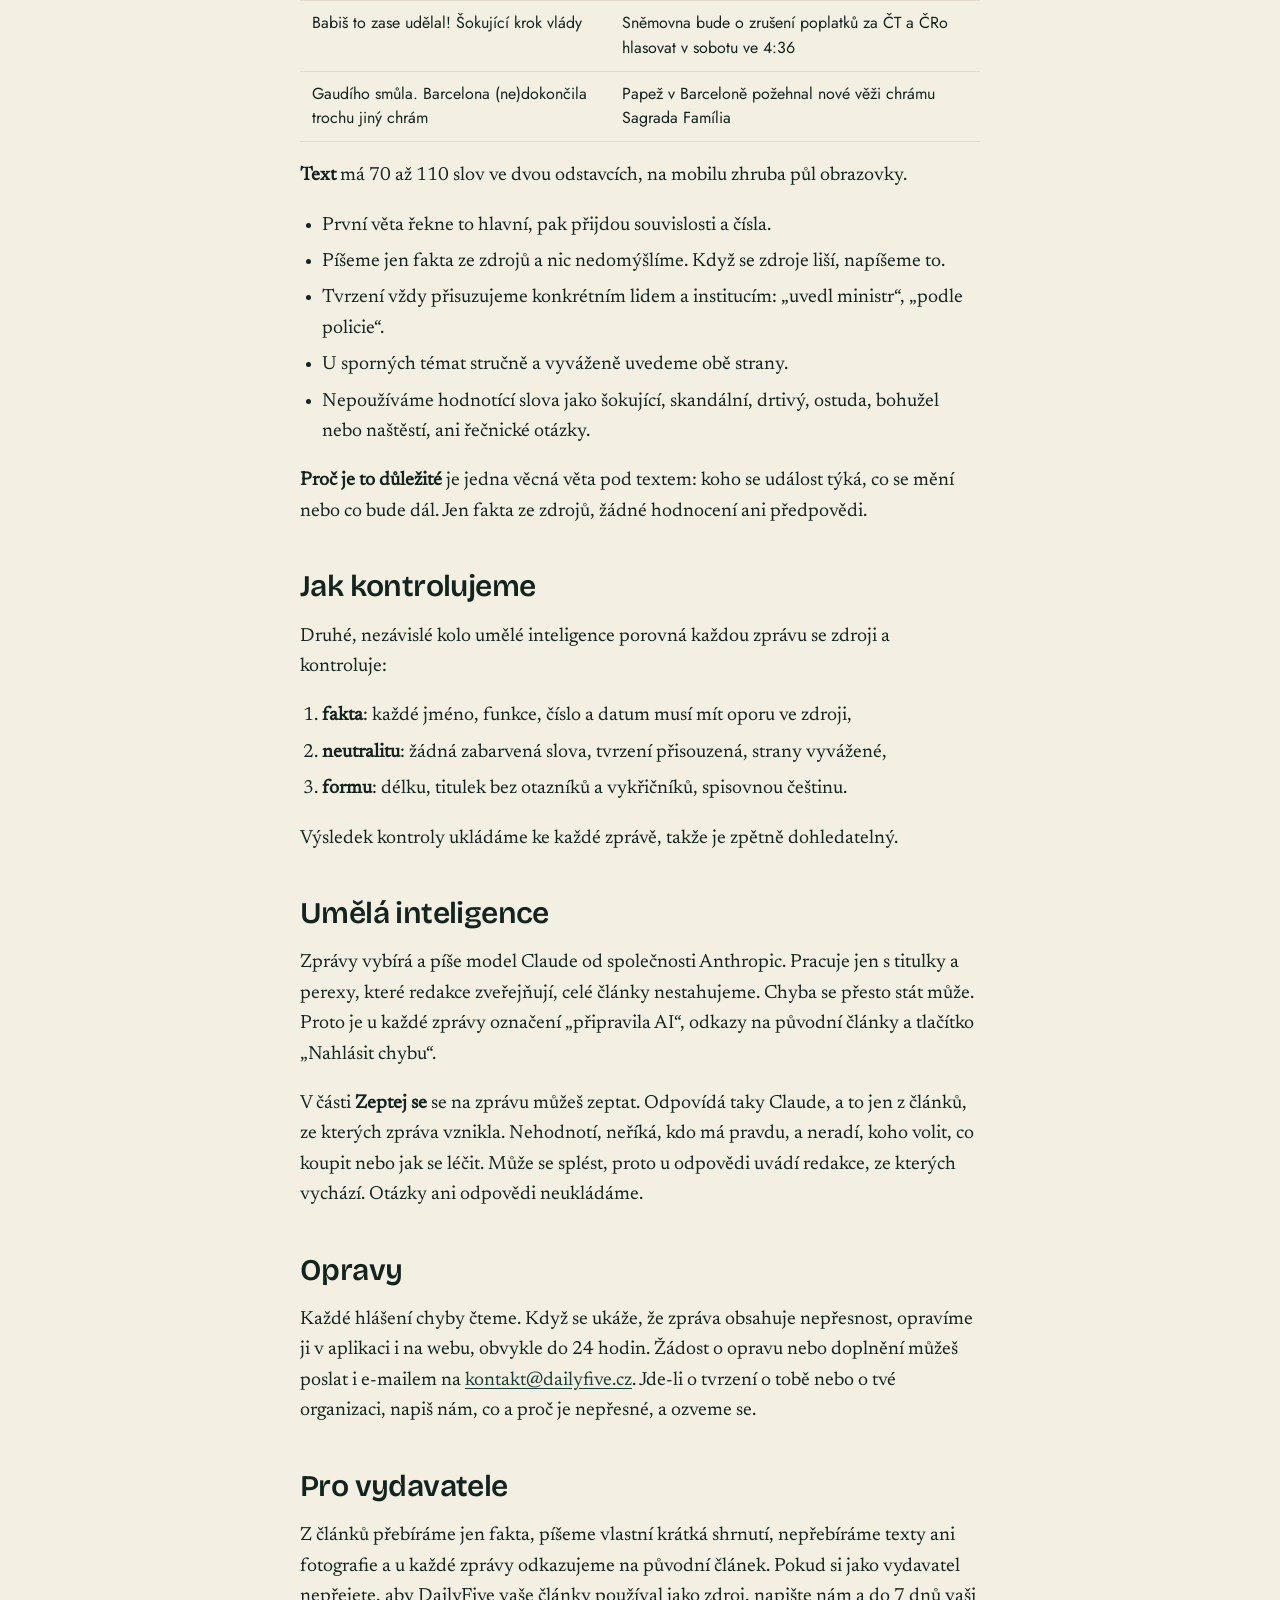
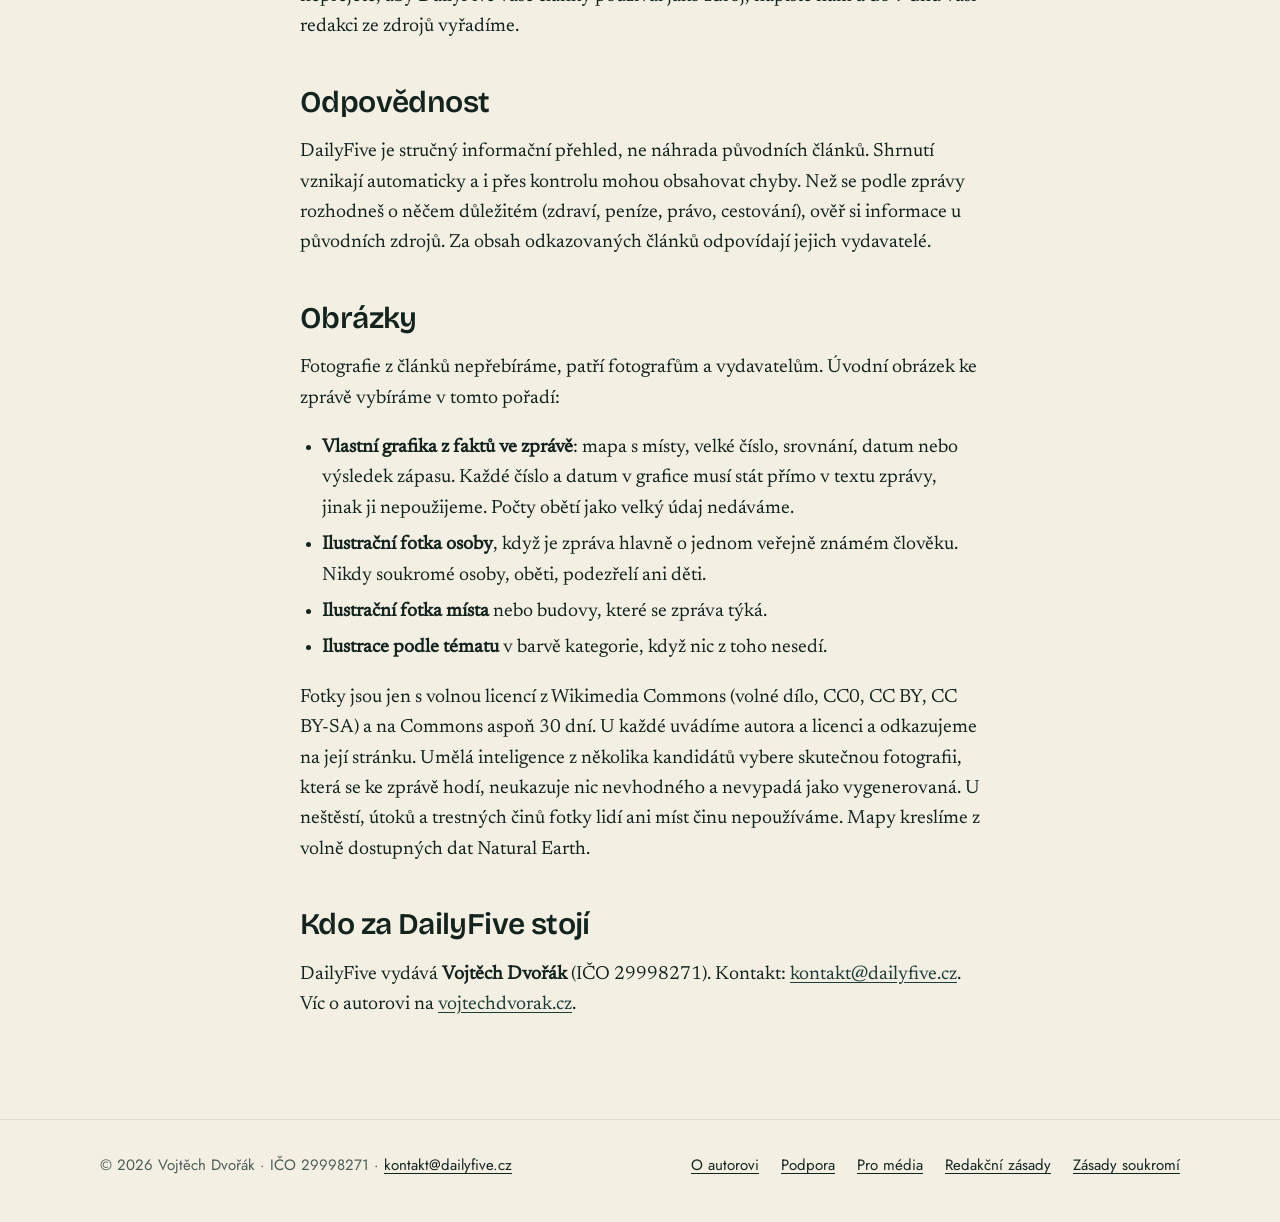
<file: redakcni-zasady/index.html>
<!doctype html>
<html lang="cs">
<head>
  <meta charset="utf-8">
  <meta name="viewport" content="width=device-width, initial-scale=1">
  <title>Redakční zásady – DailyFive</title>
  <meta name="description" content="Jak DailyFive vybírá, píše a kontroluje pět zpráv dne: zdroje, pravidla neutrality, role umělé inteligence a opravy chyb.">
  <link rel="canonical" href="https://dailyfive.cz/redakcni-zasady/">
  <meta name="theme-color" content="#1C3D36">
  <link rel="icon" href="/assets/favicon.svg" type="image/svg+xml">
  <link rel="icon" href="/assets/favicon-96.png" sizes="96x96" type="image/png">
  <link rel="apple-touch-icon" href="/assets/apple-touch-icon.png">
  <link rel="stylesheet" href="/assets/styles.css">
</head>
<body>
  <a class="skip" href="#obsah">Přeskočit na obsah</a>
  <header class="site-header">
    <div class="wrap">
      <a class="logo" href="/" aria-label="DailyFive – úvod">
        <picture>
          <source srcset="/assets/logo-light.svg" media="(prefers-color-scheme: dark)">
          <img src="/assets/logo.svg" alt="DailyFive" width="166" height="38">
        </picture>
      </a>
      <nav class="nav" aria-label="Hlavní">
        <a href="/#dnes">Dnešní pětka</a>
        <a class="nav-extra" href="/#jak">Jak to funguje</a>
        <a href="/autor/">O autorovi</a>
        <a href="/podpora/">Podpora</a>
      </nav>
    </div>
  </header>

  <main id="obsah" class="page">
    <article class="wrap prose">
      <div class="kicker">Jak pracujeme</div>
      <h1>Redakční zásady</h1>
      <p class="updated">Tohle je slib, který DailyFive dává čtenářům. Podle stejných pravidel pracuje umělá inteligence, která zprávy vybírá a píše.</p>

      <h2>Co slibujeme</h2>
      <ol>
        <li><strong>Pět zpráv denně, v 18:00.</strong> Ne víc. Kdo si přečte pětku, má přehled o tom podstatném.</li>
        <li><strong>Jen fakta.</strong> Žádné hodnocení, žádné emoce, žádné titulky lákající na kliknutí. Názor si čtenář udělá sám.</li>
        <li><strong>Vždy se zdroji.</strong> U každé zprávy odkazujeme na původní články redakcí, které o ní psaly.</li>
        <li><strong>Otevřeně o AI.</strong> Texty píše umělá inteligence a říkáme to u každé zprávy.</li>
      </ol>

      <h2>Jak vybíráme</h2>
      <ul>
        <li>Celý den sbíráme články z 33 redakcí: veřejnoprávních, komerčních, levicově i pravicově laděných, ekonomických, sportovních, vědeckých, zdravotnických, kulturních, bulvárních i zahraničních.</li>
        <li>Články o stejné události seskupíme. Čím víc nezávislých redakcí o události píše, tím je pravděpodobněji důležitá.</li>
        <li>Důležitost posuzujeme podle dopadu na život lidí v Česku, významu pro Česko a svět a podle toho, jak moc se o tématu ten den mluví.</li>
        <li>Aspoň dvě zprávy jsou z Česka, pokud se ten den doma stalo něco důležitého. Pětku ale nevycpáváme bezvýznamnými domácími zprávami jen kvůli počtu.</li>
        <li>Na prvních třech místech jsou vždy nejdůležitější události dne, ať jsou z jakékoli oblasti. Pětka jako celek ale nemá být jen o politice, válkách a zločinu: politika, svět a krimi mají dohromady nejvýš tři zprávy z pěti a aspoň jedna zpráva je z vědy, zdraví, přírody, sportu nebo kultury. Výjimkou je jen mimořádný den, třeba válka, velké neštěstí nebo volby.</li>
        <li>Jedna událost je jedna zpráva, i když o ní píše padesát článků. Zprávy z posledních dní neopakujeme, pokud nedošlo k zásadnímu posunu. Když zpráva na starší navazuje, napíšeme to u ní.</li>
        <li>Na konci vydání je jedna zpráva <strong>pro radost</strong>: skutečná, ověřená událost, která potěší (objev, ochrana přírody, pomoc lidem, sport, kultura). Nikdy politika, reklama, nepotvrzené studie ani „aspoň něco dobrého“ u neštěstí. Do pětky se nepočítá.</li>
        <li>Nikdy nevybíráme reklamu, sázkové tipy, horoskopy, soutěže, samotné komentáře, spekulace ani zprávy, které stojí jen na jednom bulvárním zdroji.</li>
      </ul>

      <h2>Jak píšeme</h2>
      <p><strong>Titulek</strong> je věcná oznamovací věta: kdo, co, kde a kdy. Nejvýš 90 znaků, bez otazníků, vykřičníků a hodnotících slov.</p>
      <table>
        <thead><tr><th>Takhle ne</th><th>Takhle ano</th></tr></thead>
        <tbody>
          <tr><td>Babiš to zase udělal! Šokující krok vlády</td><td>Sněmovna bude o zrušení poplatků za ČT a ČRo hlasovat v sobotu ve 4:36</td></tr>
          <tr><td>Gaudího smůla. Barcelona (ne)dokončila trochu jiný chrám</td><td>Papež v Barceloně požehnal nové věži chrámu Sagrada Família</td></tr>
        </tbody>
      </table>
      <p><strong>Text</strong> má 70 až 110 slov ve dvou odstavcích, na mobilu zhruba půl obrazovky.</p>
      <ul>
        <li>První věta řekne to hlavní, pak přijdou souvislosti a čísla.</li>
        <li>Píšeme jen fakta ze zdrojů a nic nedomýšlíme. Když se zdroje liší, napíšeme to.</li>
        <li>Tvrzení vždy přisuzujeme konkrétním lidem a institucím: „uvedl ministr“, „podle policie“.</li>
        <li>U sporných témat stručně a vyváženě uvedeme obě strany.</li>
        <li>Nepoužíváme hodnotící slova jako šokující, skandální, drtivý, ostuda, bohužel nebo naštěstí, ani řečnické otázky.</li>
      </ul>
      <p><strong>Proč je to důležité</strong> je jedna věcná věta pod textem: koho se událost týká, co se mění nebo co bude dál. Jen fakta ze zdrojů, žádné hodnocení ani předpovědi.</p>

      <h2>Jak kontrolujeme</h2>
      <p>Druhé, nezávislé kolo umělé inteligence porovná každou zprávu se zdroji a kontroluje:</p>
      <ol>
        <li><strong>fakta</strong>: každé jméno, funkce, číslo a datum musí mít oporu ve zdroji,</li>
        <li><strong>neutralitu</strong>: žádná zabarvená slova, tvrzení přisouzená, strany vyvážené,</li>
        <li><strong>formu</strong>: délku, titulek bez otazníků a vykřičníků, spisovnou češtinu.</li>
      </ol>
      <p>Výsledek kontroly ukládáme ke každé zprávě, takže je zpětně dohledatelný.</p>

      <h2>Umělá inteligence</h2>
      <p>Zprávy vybírá a píše model Claude od společnosti Anthropic. Pracuje jen s titulky a perexy, které redakce zveřejňují, celé články nestahujeme. Chyba se přesto stát může. Proto je u každé zprávy označení „připravila AI“, odkazy na původní články a tlačítko „Nahlásit chybu“.</p>
      <p>V části <strong>Zeptej se</strong> se na zprávu můžeš zeptat. Odpovídá taky Claude, a to jen z článků, ze kterých zpráva vznikla. Nehodnotí, neříká, kdo má pravdu, a neradí, koho volit, co koupit nebo jak se léčit. Může se splést, proto u odpovědi uvádí redakce, ze kterých vychází. Otázky ani odpovědi neukládáme.</p>

      <h2>Opravy</h2>
      <p>Každé hlášení chyby čteme. Když se ukáže, že zpráva obsahuje nepřesnost, opravíme ji v aplikaci i na webu, obvykle do 24 hodin. Žádost o opravu nebo doplnění můžeš poslat i e-mailem na <a href="mailto:kontakt@dailyfive.cz">kontakt@dailyfive.cz</a>. Jde-li o tvrzení o tobě nebo o tvé organizaci, napiš nám, co a proč je nepřesné, a ozveme se.</p>

      <h2>Pro vydavatele</h2>
      <p>Z článků přebíráme jen fakta, píšeme vlastní krátká shrnutí, nepřebíráme texty ani fotografie a u každé zprávy odkazujeme na původní článek. Pokud si jako vydavatel nepřejete, aby DailyFive vaše články používal jako zdroj, napište nám a do 7 dnů vaši redakci ze zdrojů vyřadíme.</p>

      <h2>Odpovědnost</h2>
      <p>DailyFive je stručný informační přehled, ne náhrada původních článků. Shrnutí vznikají automaticky a i přes kontrolu mohou obsahovat chyby. Než se podle zprávy rozhodneš o něčem důležitém (zdraví, peníze, právo, cestování), ověř si informace u původních zdrojů. Za obsah odkazovaných článků odpovídají jejich vydavatelé.</p>

      <h2>Obrázky</h2>
      <p>Fotografie z článků nepřebíráme, patří fotografům a vydavatelům. Úvodní obrázek ke zprávě vybíráme v tomto pořadí:</p>
      <ul>
        <li><strong>Vlastní grafika z faktů ve zprávě</strong>: mapa s místy, velké číslo, srovnání, datum nebo výsledek zápasu. Každé číslo a datum v grafice musí stát přímo v textu zprávy, jinak ji nepoužijeme. Počty obětí jako velký údaj nedáváme.</li>
        <li><strong>Ilustrační fotka osoby</strong>, když je zpráva hlavně o jednom veřejně známém člověku. Nikdy soukromé osoby, oběti, podezřelí ani děti.</li>
        <li><strong>Ilustrační fotka místa</strong> nebo budovy, které se zpráva týká.</li>
        <li><strong>Ilustrace podle tématu</strong> v barvě kategorie, když nic z toho nesedí.</li>
      </ul>
      <p>Fotky jsou jen s volnou licencí z Wikimedia Commons (volné dílo, CC0, CC BY, CC BY-SA) a na Commons aspoň 30 dní. U každé uvádíme autora a licenci a odkazujeme na její stránku. Umělá inteligence z několika kandidátů vybere skutečnou fotografii, která se ke zprávě hodí, neukazuje nic nevhodného a nevypadá jako vygenerovaná. U neštěstí, útoků a trestných činů fotky lidí ani míst činu nepoužíváme. Mapy kreslíme z volně dostupných dat Natural Earth.</p>

      <h2>Kdo za DailyFive stojí</h2>
      <p>DailyFive vydává <strong>Vojtěch Dvořák</strong> (IČO 29998271). Kontakt: <a href="mailto:kontakt@dailyfive.cz">kontakt@dailyfive.cz</a>. Víc o autorovi na <a href="https://vojtechdvorak.cz">vojtechdvorak.cz</a>.</p>
    </article>
  </main>

  <footer class="site-footer">
    <div class="wrap">
      <p>© 2026 Vojtěch Dvořák · IČO 29998271 · <a href="mailto:kontakt@dailyfive.cz">kontakt@dailyfive.cz</a></p>
      <nav aria-label="Patička">
        <a href="/autor/">O autorovi</a>
        <a href="/podpora/">Podpora</a>
        <a href="/media/">Pro média</a>
        <a href="/redakcni-zasady/">Redakční zásady</a>
        <a href="/soukromi/">Zásady soukromí</a>
      </nav>
    </div>
  </footer>
</body>
</html>
</file>
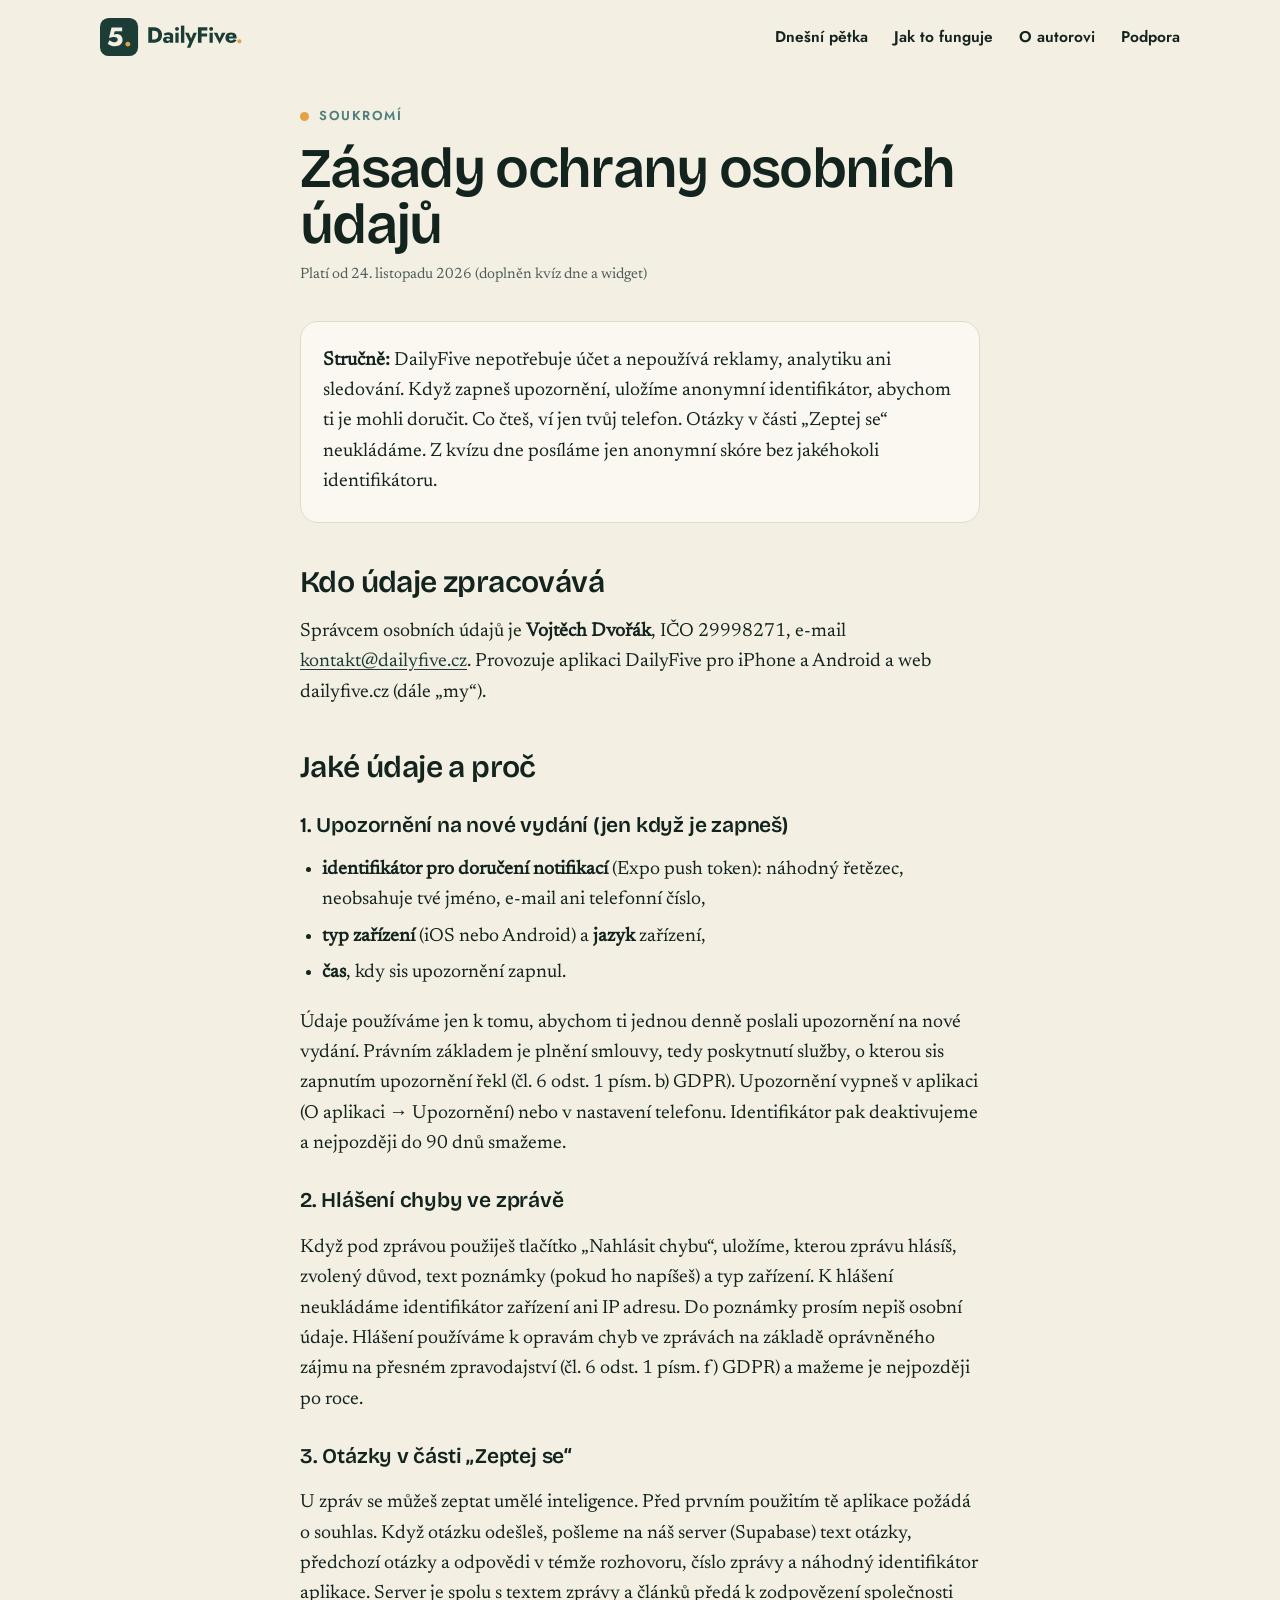
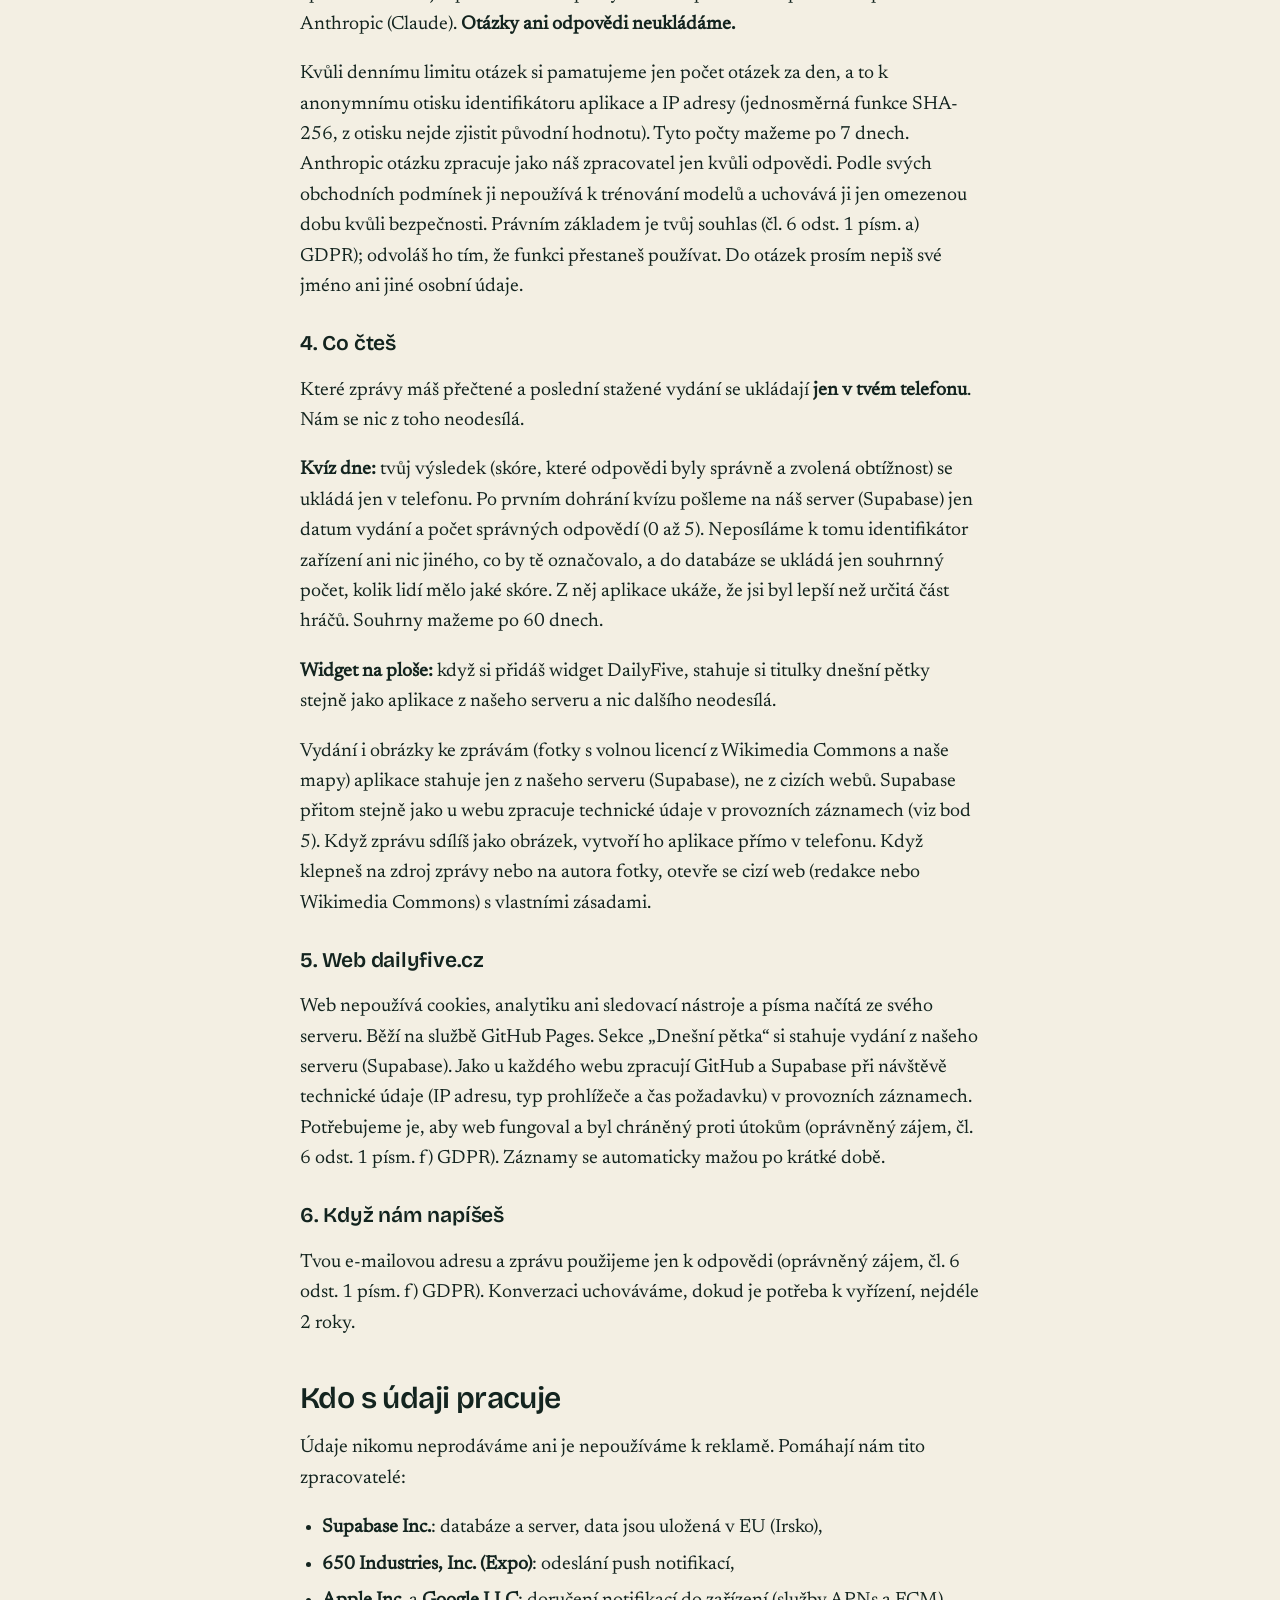
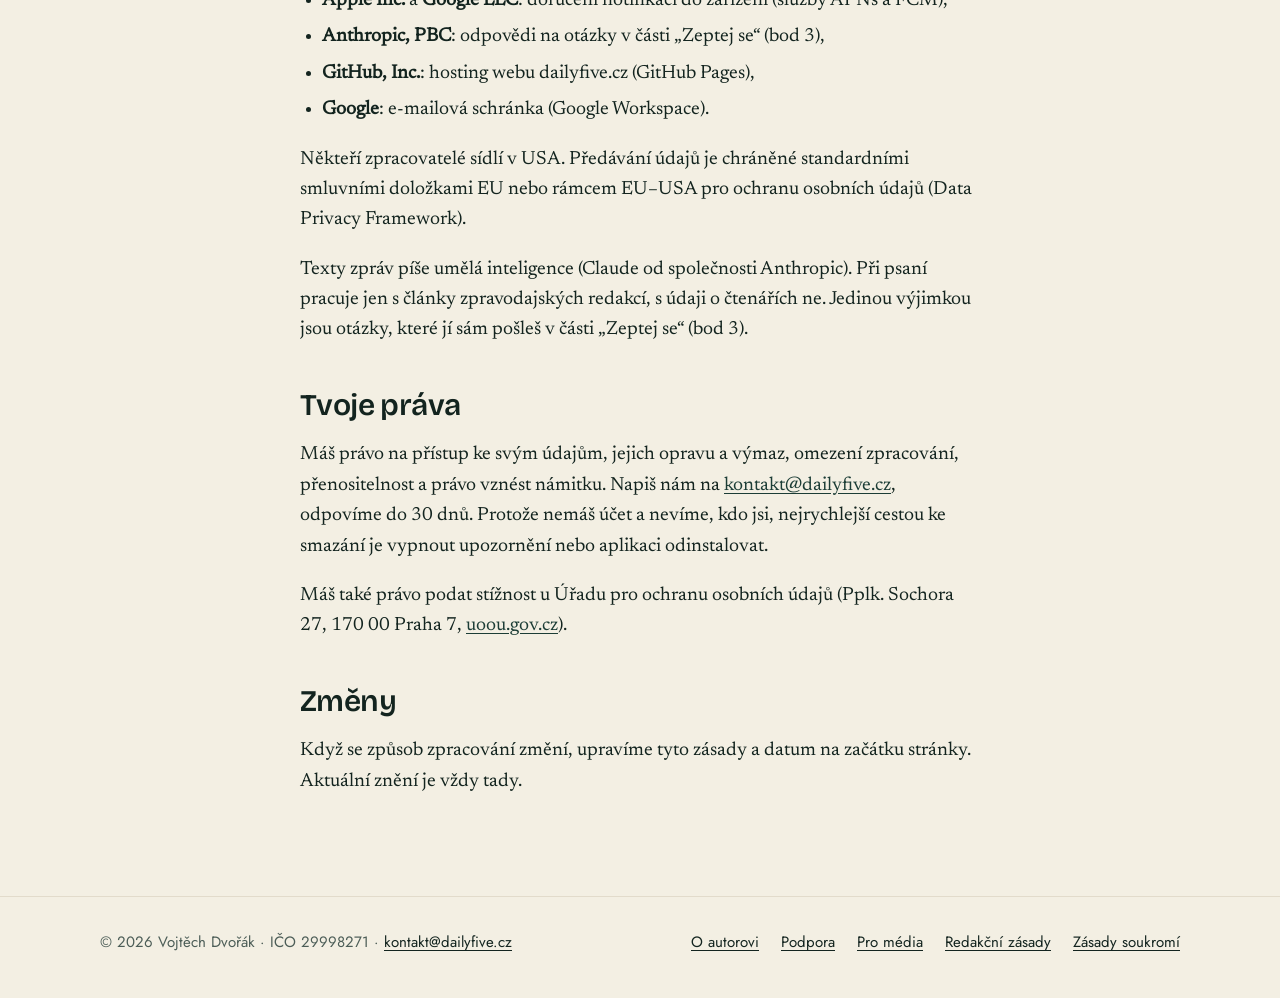
<file: soukromi/index.html>
<!doctype html>
<html lang="cs">
<head>
  <meta charset="utf-8">
  <meta name="viewport" content="width=device-width, initial-scale=1">
  <title>Zásady ochrany osobních údajů – DailyFive</title>
  <meta name="description" content="Jaké údaje aplikace a web DailyFive zpracovávají: žádný účet, žádné reklamy ani sledování, jen anonymní identifikátor pro upozornění a anonymní skóre kvízu.">
  <link rel="canonical" href="https://dailyfive.cz/soukromi/">
  <meta name="theme-color" content="#1C3D36">
  <link rel="icon" href="/assets/favicon.svg" type="image/svg+xml">
  <link rel="icon" href="/assets/favicon-96.png" sizes="96x96" type="image/png">
  <link rel="apple-touch-icon" href="/assets/apple-touch-icon.png">
  <link rel="stylesheet" href="/assets/styles.css">
</head>
<body>
  <a class="skip" href="#obsah">Přeskočit na obsah</a>
  <header class="site-header">
    <div class="wrap">
      <a class="logo" href="/" aria-label="DailyFive – úvod">
        <picture>
          <source srcset="/assets/logo-light.svg" media="(prefers-color-scheme: dark)">
          <img src="/assets/logo.svg" alt="DailyFive" width="166" height="38">
        </picture>
      </a>
      <nav class="nav" aria-label="Hlavní">
        <a href="/#dnes">Dnešní pětka</a>
        <a class="nav-extra" href="/#jak">Jak to funguje</a>
        <a href="/autor/">O autorovi</a>
        <a href="/podpora/">Podpora</a>
      </nav>
    </div>
  </header>

  <main id="obsah" class="page">
    <article class="wrap prose">
      <div class="kicker">Soukromí</div>
      <h1>Zásady ochrany osobních údajů</h1>
      <p class="updated">Platí od 24. listopadu 2026 (doplněn kvíz dne a widget)</p>

      <div class="box">
        <p><strong>Stručně:</strong> DailyFive nepotřebuje účet a nepoužívá reklamy, analytiku ani sledování. Když zapneš upozornění, uložíme anonymní identifikátor, abychom ti je mohli doručit. Co čteš, ví jen tvůj telefon. Otázky v části „Zeptej se“ neukládáme. Z kvízu dne posíláme jen anonymní skóre bez jakéhokoli identifikátoru.</p>
      </div>

      <h2>Kdo údaje zpracovává</h2>
      <p>Správcem osobních údajů je <strong>Vojtěch Dvořák</strong>, IČO 29998271, e-mail <a href="mailto:kontakt@dailyfive.cz">kontakt@dailyfive.cz</a>. Provozuje aplikaci DailyFive pro iPhone a Android a web dailyfive.cz (dále „my“).</p>

      <h2>Jaké údaje a proč</h2>

      <h3>1. Upozornění na nové vydání (jen když je zapneš)</h3>
      <ul>
        <li><strong>identifikátor pro doručení notifikací</strong> (Expo push token): náhodný řetězec, neobsahuje tvé jméno, e-mail ani telefonní číslo,</li>
        <li><strong>typ zařízení</strong> (iOS nebo Android) a <strong>jazyk</strong> zařízení,</li>
        <li><strong>čas</strong>, kdy sis upozornění zapnul.</li>
      </ul>
      <p>Údaje používáme jen k tomu, abychom ti jednou denně poslali upozornění na nové vydání. Právním základem je plnění smlouvy, tedy poskytnutí služby, o kterou sis zapnutím upozornění řekl (čl. 6 odst. 1 písm. b) GDPR). Upozornění vypneš v aplikaci (O aplikaci → Upozornění) nebo v nastavení telefonu. Identifikátor pak deaktivujeme a nejpozději do 90 dnů smažeme.</p>

      <h3>2. Hlášení chyby ve zprávě</h3>
      <p>Když pod zprávou použiješ tlačítko „Nahlásit chybu“, uložíme, kterou zprávu hlásíš, zvolený důvod, text poznámky (pokud ho napíšeš) a typ zařízení. K hlášení neukládáme identifikátor zařízení ani IP adresu. Do poznámky prosím nepiš osobní údaje. Hlášení používáme k opravám chyb ve zprávách na základě oprávněného zájmu na přesném zpravodajství (čl. 6 odst. 1 písm. f) GDPR) a mažeme je nejpozději po roce.</p>

      <h3>3. Otázky v části „Zeptej se“</h3>
      <p>U zpráv se můžeš zeptat umělé inteligence. Před prvním použitím tě aplikace požádá o souhlas. Když otázku odešleš, pošleme na náš server (Supabase) text otázky, předchozí otázky a odpovědi v témže rozhovoru, číslo zprávy a náhodný identifikátor aplikace. Server je spolu s textem zprávy a článků předá k zodpovězení společnosti Anthropic (Claude). <strong>Otázky ani odpovědi neukládáme.</strong></p>
      <p>Kvůli dennímu limitu otázek si pamatujeme jen počet otázek za den, a to k anonymnímu otisku identifikátoru aplikace a IP adresy (jednosměrná funkce SHA-256, z otisku nejde zjistit původní hodnotu). Tyto počty mažeme po 7 dnech. Anthropic otázku zpracuje jako náš zpracovatel jen kvůli odpovědi. Podle svých obchodních podmínek ji nepoužívá k trénování modelů a uchovává ji jen omezenou dobu kvůli bezpečnosti. Právním základem je tvůj souhlas (čl. 6 odst. 1 písm. a) GDPR); odvoláš ho tím, že funkci přestaneš používat. Do otázek prosím nepiš své jméno ani jiné osobní údaje.</p>

      <h3>4. Co čteš</h3>
      <p>Které zprávy máš přečtené a poslední stažené vydání se ukládají <strong>jen v tvém telefonu</strong>. Nám se nic z toho neodesílá.</p>
      <p><strong>Kvíz dne:</strong> tvůj výsledek (skóre, které odpovědi byly správně a zvolená obtížnost) se ukládá jen v telefonu. Po prvním dohrání kvízu pošleme na náš server (Supabase) jen datum vydání a počet správných odpovědí (0 až 5). Neposíláme k tomu identifikátor zařízení ani nic jiného, co by tě označovalo, a do databáze se ukládá jen souhrnný počet, kolik lidí mělo jaké skóre. Z něj aplikace ukáže, že jsi byl lepší než určitá část hráčů. Souhrny mažeme po 60 dnech.</p>
      <p><strong>Widget na ploše:</strong> když si přidáš widget DailyFive, stahuje si titulky dnešní pětky stejně jako aplikace z našeho serveru a nic dalšího neodesílá.</p>
      <p>Vydání i obrázky ke zprávám (fotky s volnou licencí z Wikimedia Commons a naše mapy) aplikace stahuje jen z našeho serveru (Supabase), ne z cizích webů. Supabase přitom stejně jako u webu zpracuje technické údaje v provozních záznamech (viz bod 5). Když zprávu sdílíš jako obrázek, vytvoří ho aplikace přímo v telefonu. Když klepneš na zdroj zprávy nebo na autora fotky, otevře se cizí web (redakce nebo Wikimedia Commons) s vlastními zásadami.</p>

      <h3>5. Web dailyfive.cz</h3>
      <p>Web nepoužívá cookies, analytiku ani sledovací nástroje a písma načítá ze svého serveru. Běží na službě GitHub Pages. Sekce „Dnešní pětka“ si stahuje vydání z našeho serveru (Supabase). Jako u každého webu zpracují GitHub a Supabase při návštěvě technické údaje (IP adresu, typ prohlížeče a čas požadavku) v provozních záznamech. Potřebujeme je, aby web fungoval a byl chráněný proti útokům (oprávněný zájem, čl. 6 odst. 1 písm. f) GDPR). Záznamy se automaticky mažou po krátké době.</p>

      <h3>6. Když nám napíšeš</h3>
      <p>Tvou e-mailovou adresu a zprávu použijeme jen k odpovědi (oprávněný zájem, čl. 6 odst. 1 písm. f) GDPR). Konverzaci uchováváme, dokud je potřeba k vyřízení, nejdéle 2 roky.</p>

      <h2>Kdo s údaji pracuje</h2>
      <p>Údaje nikomu neprodáváme ani je nepoužíváme k reklamě. Pomáhají nám tito zpracovatelé:</p>
      <ul>
        <li><strong>Supabase Inc.</strong>: databáze a server, data jsou uložená v EU (Irsko),</li>
        <li><strong>650 Industries, Inc. (Expo)</strong>: odeslání push notifikací,</li>
        <li><strong>Apple Inc.</strong> a <strong>Google LLC</strong>: doručení notifikací do zařízení (služby APNs a FCM),</li>
        <li><strong>Anthropic, PBC</strong>: odpovědi na otázky v části „Zeptej se“ (bod 3),</li>
        <li><strong>GitHub, Inc.</strong>: hosting webu dailyfive.cz (GitHub Pages),</li>
        <li><strong>Google</strong>: e-mailová schránka (Google Workspace).</li>
      </ul>
      <p>Někteří zpracovatelé sídlí v USA. Předávání údajů je chráněné standardními smluvními doložkami EU nebo rámcem EU–USA pro ochranu osobních údajů (Data Privacy Framework).</p>
      <p>Texty zpráv píše umělá inteligence (Claude od společnosti Anthropic). Při psaní pracuje jen s články zpravodajských redakcí, s údaji o čtenářích ne. Jedinou výjimkou jsou otázky, které jí sám pošleš v části „Zeptej se“ (bod 3).</p>

      <h2>Tvoje práva</h2>
      <p>Máš právo na přístup ke svým údajům, jejich opravu a výmaz, omezení zpracování, přenositelnost a právo vznést námitku. Napiš nám na <a href="mailto:kontakt@dailyfive.cz">kontakt@dailyfive.cz</a>, odpovíme do 30 dnů. Protože nemáš účet a nevíme, kdo jsi, nejrychlejší cestou ke smazání je vypnout upozornění nebo aplikaci odinstalovat.</p>
      <p>Máš také právo podat stížnost u Úřadu pro ochranu osobních údajů (Pplk. Sochora 27, 170 00 Praha 7, <a href="https://uoou.gov.cz">uoou.gov.cz</a>).</p>

      <h2>Změny</h2>
      <p>Když se způsob zpracování změní, upravíme tyto zásady a datum na začátku stránky. Aktuální znění je vždy tady.</p>
    </article>
  </main>

  <footer class="site-footer">
    <div class="wrap">
      <p>© 2026 Vojtěch Dvořák · IČO 29998271 · <a href="mailto:kontakt@dailyfive.cz">kontakt@dailyfive.cz</a></p>
      <nav aria-label="Patička">
        <a href="/autor/">O autorovi</a>
        <a href="/podpora/">Podpora</a>
        <a href="/media/">Pro média</a>
        <a href="/redakcni-zasady/">Redakční zásady</a>
        <a href="/soukromi/">Zásady soukromí</a>
      </nav>
    </div>
  </footer>
</body>
</html>
</file>
<file: assets/styles.css>
/* Web DailyFive – barvy a písma podle manuálu značky (brand/MANUAL.html). */
@font-face { font-family: "Bricolage Grotesque"; font-weight: 600; font-display: swap; src: url("../fonts/BricolageGrotesque-600SemiBold.woff2") format("woff2"); }
@font-face { font-family: "Jost"; font-weight: 400; font-display: swap; src: url("../fonts/Jost-400Regular.woff2") format("woff2"); }
@font-face { font-family: "Jost"; font-weight: 600; font-display: swap; src: url("../fonts/Jost-600SemiBold.woff2") format("woff2"); }
@font-face { font-family: "Newsreader"; font-weight: 400; font-display: swap; src: url("../fonts/Newsreader-400Regular.woff2") format("woff2"); }
@font-face { font-family: "Newsreader"; font-weight: 400; font-style: italic; font-display: swap; src: url("../fonts/Newsreader-400Regular-Italic.woff2") format("woff2"); }

:root {
  --forest: #1c3d36;
  --forest-deep: #14302a;
  --night: #0f1e1a;
  --linen: #f3efe3;
  --paper: #fbf8f1;
  --sage: #94bebd;
  --sage-deep: #4f7f7c;
  --amber: #e2a24a;
  --ink: #13241f;
  --noise: #d4553f; /* jen pro „hluk“ ostatních aplikací, ne pro DailyFive */

  --bg: var(--linen);
  --surface: var(--paper);
  --text: var(--ink);
  --muted: #4c5d57;
  --line: #e2dbcb;
  --label: var(--sage-deep);
  --link: var(--forest);
  --card: var(--forest);
  --card-text: var(--linen);
  --card-muted: var(--sage);

  /* Tmavé pásy (večer): úvod, manifest, večerní čtení, závěr */
  --band: var(--night);
  --band-text: var(--linen);
  --band-muted: #a9bcb5;
  --band-line: rgba(243, 239, 227, 0.14);

  --head: "Bricolage Grotesque", "Segoe UI", system-ui, sans-serif;
  --ui: "Jost", "Segoe UI", system-ui, sans-serif;
  --body: "Newsreader", Georgia, "Times New Roman", serif;
  --wrap: 1120px;
  --ease: cubic-bezier(0.2, 0.7, 0.2, 1);
  color-scheme: light;
}

@media (prefers-color-scheme: dark) {
  :root {
    --bg: #0f1e1a;
    --surface: #132722;
    --text: #efeadd;
    --muted: #a9bcb5;
    --line: #264a41;
    --label: var(--sage);
    --link: var(--sage);
    --card: #18332c;
    --band: #0a1613;
    color-scheme: dark;
  }
}

*, *::before, *::after { box-sizing: border-box; }
html { -webkit-text-size-adjust: 100%; scroll-behavior: smooth; }
body { margin: 0; background: var(--bg); color: var(--text); font-family: var(--ui); font-size: 17px; line-height: 1.55; }
img { max-width: 100%; height: auto; display: block; }
a { color: var(--link); text-underline-offset: 3px; }
a:hover { text-decoration-thickness: 2px; }
:focus-visible { outline: 3px solid var(--amber); outline-offset: 3px; border-radius: 6px; }
.sr-only { position: absolute; width: 1px; height: 1px; padding: 0; margin: -1px; overflow: hidden; clip: rect(0 0 0 0); white-space: nowrap; border: 0; }

.wrap { width: 100%; max-width: var(--wrap); margin: 0 auto; padding: 0 20px; }
.skip { position: absolute; left: -999px; top: 8px; background: var(--forest); color: var(--linen); padding: 8px 14px; border-radius: 10px; z-index: 10; }
.skip:focus { left: 8px; }

/* ---------- Hlavička ---------- */
.site-header { padding: 18px 0; position: relative; z-index: 3; }
.site-header .wrap { display: flex; align-items: center; justify-content: space-between; gap: 16px; }
.logo img { height: 38px; width: auto; }
.nav { display: flex; gap: 26px; font-weight: 600; font-size: 15.5px; }
.nav a { position: relative; color: var(--text); text-decoration: none; padding: 4px 0; white-space: nowrap; }
.nav a::after { content: ""; position: absolute; left: 0; right: 0; bottom: -2px; height: 2px; border-radius: 2px; background: var(--amber); transform: scaleX(0); transform-origin: left; transition: transform 0.3s var(--ease); }
.nav a:hover::after, .nav a[aria-current="page"]::after { transform: scaleX(1); }
.on-dark .nav a { color: var(--linen); }
@media (max-width: 760px) {
  .site-header .wrap { flex-wrap: wrap; row-gap: 14px; }
  .logo img { height: 32px; }
  .nav { width: 100%; gap: 8px; overflow-x: auto; scrollbar-width: none; margin: 0 -20px; padding: 0 20px 2px; width: calc(100% + 40px); }
  .nav::-webkit-scrollbar { display: none; }
  .nav a { flex: none; padding: 7px 14px; border-radius: 999px; border: 1px solid var(--line); font-size: 14.5px; }
  .nav a::after { display: none; }
  .nav a[aria-current="page"] { background: var(--forest); border-color: var(--forest); color: var(--linen); }
  .on-dark .nav a { border-color: var(--band-line); }
}
@media (max-width: 480px) { .nav .nav-extra { display: none; } }

/* ---------- Společné prvky ---------- */
.kicker { display: inline-flex; align-items: center; gap: 10px; font-weight: 600; font-size: 13px; letter-spacing: 0.12em; text-transform: uppercase; color: var(--label); margin: 0 0 14px; }
.kicker::before { content: ""; width: 9px; height: 9px; border-radius: 50%; background: var(--amber); flex: none; }
.night .kicker { color: var(--sage); }
h1, h2, h3 { font-family: var(--head); font-weight: 600; letter-spacing: -0.01em; margin: 0; }
h1 { font-size: clamp(46px, 8.4vw, 84px); line-height: 1; letter-spacing: -0.03em; }
h2 { font-size: clamp(32px, 5vw, 52px); line-height: 1.05; letter-spacing: -0.02em; }
h3 { font-size: 21px; line-height: 1.25; }
.dot { color: var(--amber); }
.lead { font-family: var(--body); font-size: clamp(20px, 2.4vw, 23px); line-height: 1.5; margin: 22px 0 0; max-width: 32em; }
.section { padding: 96px 0; }
.section-head { margin-bottom: 40px; max-width: 42em; }
.section-head .sub, .sub { font-family: var(--body); font-size: clamp(19px, 2vw, 21px); line-height: 1.5; color: var(--muted); margin: 16px 0 0; }
.small { font-size: 14.5px; color: var(--muted); }
.night { background: var(--band); color: var(--band-text); position: relative; overflow: hidden; isolation: isolate; }
/* Jemné zrno přes tmavé pásy: rozbije „schody“ v přechodech barev, aby byly hladké i na velkých displejích */
.night::after { content: ""; position: absolute; inset: 0; z-index: -1; pointer-events: none; opacity: 0.22; mix-blend-mode: overlay;
  background-image: url("data:image/svg+xml,%3Csvg xmlns='http://www.w3.org/2000/svg' width='180' height='180'%3E%3Cfilter id='n'%3E%3CfeTurbulence type='fractalNoise' baseFrequency='0.85' numOctaves='3' stitchTiles='stitch'/%3E%3CfeColorMatrix type='saturate' values='0'/%3E%3C/filter%3E%3Crect width='100%25' height='100%25' filter='url(%23n)'/%3E%3C/svg%3E"); }
.night .sub { color: var(--band-muted); }
.arrow-link { display: inline-flex; align-items: center; gap: 8px; font-weight: 600; color: var(--text); text-decoration: none; border-bottom: 2px solid var(--amber); padding-bottom: 2px; }
.arrow-link::after { content: "→"; transition: transform 0.3s var(--ease); }
.arrow-link:hover::after { transform: translateX(4px); }
.night .arrow-link { color: var(--linen); }
@media (max-width: 640px) { .section { padding: 72px 0; } }

/* Odhalení při scrollu (jen se zapnutými animacemi, viz site.js) */
.js-anim .reveal { opacity: 0; transform: translateY(28px); transition: opacity 0.9s var(--ease), transform 0.9s var(--ease); transition-delay: calc(var(--i, 0) * 90ms); }
.js-anim .reveal.is-in { opacity: 1; transform: none; }

/* Odznak obchodu */
.store-badge { display: inline-flex; flex-direction: column; justify-content: center; min-width: 176px; padding: 11px 20px; border-radius: 14px; background: var(--linen); color: var(--ink); line-height: 1.2; text-decoration: none; }
.store-badge small { font-size: 12px; color: var(--sage-deep); letter-spacing: 0.04em; }
.store-badge strong { font-size: 18px; font-weight: 600; }

/* Telefon */
.phone { position: relative; width: min(330px, 100%); border-radius: 52px; padding: 11px; background: #070f0d; box-shadow: 0 60px 110px -40px rgba(0, 0, 0, 0.7), inset 0 0 0 1px rgba(255, 255, 255, 0.08), 0 0 0 2px #1b2a26; }
.phone-screen { position: relative; aspect-ratio: 390 / 844; border-radius: 42px; overflow: hidden; background: var(--linen); }
.phone-screen > img { width: 100%; height: 100%; object-fit: cover; object-position: top; }

/* ---------- Úvod (večer) ---------- */
.hero-wrap { background: #0a1512; }
/* Pozadí úvodu: velká měkká světla (lampa, šalvěj, les), která se pomalu přelévají */
.aurora { position: absolute; inset: 0; z-index: -2; overflow: hidden; pointer-events: none; }
.aurora i { position: absolute; display: block; border-radius: 50%; will-change: transform; }
.a1 { width: 980px; height: 980px; right: -260px; top: -200px; background: radial-gradient(closest-side, rgba(226, 162, 74, 0.46) 0%, rgba(226, 162, 74, 0.24) 38%, rgba(226, 162, 74, 0.08) 66%, rgba(226, 162, 74, 0) 100%); animation: drift-a 24s ease-in-out infinite alternate; }
.a2 { width: 1200px; height: 1200px; left: -460px; top: -560px; background: radial-gradient(closest-side, rgba(79, 127, 124, 0.5) 0%, rgba(79, 127, 124, 0.22) 42%, rgba(79, 127, 124, 0.06) 70%, rgba(79, 127, 124, 0) 100%); animation: drift-b 30s ease-in-out infinite alternate; }
.a3 { width: 1000px; height: 1000px; left: 18%; bottom: -620px; background: radial-gradient(closest-side, rgba(36, 82, 71, 0.85) 0%, rgba(36, 82, 71, 0.4) 45%, rgba(36, 82, 71, 0.1) 75%, rgba(36, 82, 71, 0) 100%); animation: drift-c 36s ease-in-out infinite alternate; }
.a4 { width: 620px; height: 620px; right: 22%; bottom: -200px; background: radial-gradient(closest-side, rgba(148, 190, 189, 0.2) 0%, rgba(148, 190, 189, 0.07) 55%, rgba(148, 190, 189, 0) 100%); animation: drift-d 28s ease-in-out infinite alternate; }
@keyframes drift-a { to { transform: translate(-140px, 90px) scale(1.12); } }
@keyframes drift-b { to { transform: translate(160px, 120px) scale(0.92); } }
@keyframes drift-c { to { transform: translate(-120px, -90px) scale(1.08); } }
@keyframes drift-d { to { transform: translate(110px, -70px) scale(1.18); } }
.hero { padding: 44px 0 110px; }
.hero .wrap { display: grid; grid-template-columns: 1.08fr 0.92fr; gap: 56px; align-items: center; }
.hero h1 { color: var(--linen); }
.hero .lead { color: rgba(243, 239, 227, 0.84); }
.live-pill { display: inline-flex; align-items: center; gap: 10px; margin: 0 0 26px; padding: 7px 15px 7px 12px; border-radius: 999px; background: rgba(243, 239, 227, 0.07); border: 1px solid var(--band-line); font-weight: 600; font-size: 14px; color: var(--linen); font-variant-numeric: tabular-nums; }
.pulse { position: relative; width: 9px; height: 9px; border-radius: 50%; background: var(--amber); flex: none; }
.pulse::after { content: ""; position: absolute; inset: 0; border-radius: 50%; background: var(--amber); animation: ping 2.4s var(--ease) infinite; }
@keyframes ping { 0% { transform: scale(1); opacity: 0.7; } 80%, 100% { transform: scale(3.2); opacity: 0; } }
.cta { display: flex; flex-wrap: wrap; align-items: center; gap: 16px 26px; margin-top: 32px; }
.no-list { list-style: none; display: flex; flex-wrap: wrap; gap: 8px 20px; padding: 0; margin: 28px 0 0; font-size: 15px; color: rgba(243, 239, 227, 0.78); }
.no-list li { display: inline-flex; align-items: center; gap: 8px; }
.no-list li::before { content: "✕"; font-size: 12px; color: var(--amber); }

.hero-visual { position: relative; display: grid; place-items: center; min-height: 600px; }
/* Tři telefony: vepředu dnešní pětka s upozorněním, za ním detail zprávy a tmavý režim */
.phones { position: relative; width: min(560px, 100%); height: 640px; }
.slot { position: absolute; left: 50%; top: 50%; }
.slot .phone { width: 100%; }
.slot.front { z-index: 2; width: 300px; transform: translate(-50%, -50%); }
.slot.left, .slot.right { z-index: 1; width: 252px; }
.slot.left { transform: translate(calc(-50% - 158px), -46%) rotate(-9deg); }
.slot.right { transform: translate(calc(-50% + 158px), -46%) rotate(9deg); }
.slot.left .phone, .slot.right .phone { filter: brightness(0.7) saturate(0.9); }
/* Na počítači posunout telefony doprava, ať levý nezakrývá oranžové tečky v nadpisu */
@media (min-width: 861px) { .phones { transform: translateX(48px); } }
@media (min-width: 861px) and (max-width: 1180px) { .phones { transform: translateX(34px) scale(0.88); } }
.float { animation: float 9s ease-in-out infinite; }
.slot.left .float { animation-duration: 11s; animation-delay: -3s; }
.slot.right .float { animation-duration: 12s; animation-delay: -7s; }
@keyframes float { 0%, 100% { transform: translateY(0); } 50% { transform: translateY(-12px); } }

/* Upozornění v telefonu (jako na iPhonu) */
.notif { position: absolute; left: 4.5%; right: 4.5%; top: 6.6%; z-index: 2; display: grid; grid-template-columns: 38px 1fr; gap: 11px; align-items: center; padding: 11px 13px; border-radius: 22px;
  background: rgba(251, 248, 241, 0.86); -webkit-backdrop-filter: blur(16px) saturate(1.5); backdrop-filter: blur(16px) saturate(1.5); box-shadow: 0 14px 34px rgba(0, 0, 0, 0.22); color: var(--ink);
  transform: translateY(-150%) scale(0.96); opacity: 0; transition: transform 0.75s cubic-bezier(0.2, 0.9, 0.25, 1.15), opacity 0.45s ease; }
.notif.is-shown { transform: none; opacity: 1; }
.notif-icon { width: 38px; height: 38px; border-radius: 9px; }
.notif p { margin: 0; }
.notif-top { display: flex; justify-content: space-between; font-size: 11.5px; color: #5d6b66; }
.notif-top strong { color: var(--ink); font-weight: 600; letter-spacing: 0.02em; }
.notif-title { font-weight: 600; font-size: 13.5px; line-height: 1.25; margin-top: 1px; }
.notif-text { font-size: 12.5px; line-height: 1.3; color: #33423d; display: -webkit-box; -webkit-line-clamp: 2; -webkit-box-orient: vertical; overflow: hidden; }

@media (max-width: 860px) {
  .hero { padding: 26px 0 80px; }
  .hero .wrap { grid-template-columns: 1fr; gap: 30px; }
  .hero-visual { min-height: 0; padding: 10px 0 0; }
  .phones { height: 560px; }
  .slot.front { width: 260px; }
  .slot.left, .slot.right { width: 214px; }
  .slot.left { transform: translate(calc(-50% - 118px), -46%) rotate(-9deg); }
  .slot.right { transform: translate(calc(-50% + 118px), -46%) rotate(9deg); }
  .a1 { width: 640px; height: 640px; right: -260px; top: auto; bottom: -120px; }
  .a2 { width: 760px; height: 760px; left: -380px; top: -360px; }
  .a3 { width: 700px; height: 700px; left: -10%; bottom: -460px; }
}
@media (max-width: 420px) {
  .phones { height: 500px; }
  .slot.front { width: 232px; }
  .slot.left, .slot.right { width: 190px; }
  .slot.left { transform: translate(calc(-50% - 96px), -46%) rotate(-9deg); }
  .slot.right { transform: translate(calc(-50% + 96px), -46%) rotate(9deg); }
}

/* ---------- Hluk → klid (scrollovaná scéna) ---------- */
.noise-section { background: var(--bg); overflow-x: clip; }
.noise-copy .h-before { opacity: calc(1 - var(--swap, 1) * 0.62); }
.noise-copy .h-after { opacity: calc(0.38 + var(--swap, 1) * 0.62); }
.noise-sticky { padding: 96px 0; }
.js-anim .noise-track.is-live { height: 165vh; }
.js-anim .is-live .noise-sticky { position: sticky; top: 0; height: 100vh; min-height: 600px; display: flex; align-items: center; padding: 0; overflow: hidden; }
.noise-grid { display: grid; grid-template-columns: 0.92fr 1.08fr; gap: 56px; align-items: center; }
.noise-copy { position: relative; z-index: 3; }
.swap { display: grid; }
.swap > * { grid-area: 1 / 1; }
.swap .before { opacity: calc(1 - var(--swap, 1)); transform: translateY(calc(var(--swap, 1) * -14px)); }
.swap .after { opacity: var(--swap, 1); transform: translateY(calc((1 - var(--swap, 1)) * 14px)); }
.noise-stage { position: relative; height: 560px; }
.chip { position: absolute; left: var(--x); top: var(--y); z-index: 1;
  transform: translate(calc(var(--dx) * var(--out, 1) * 1px), calc(var(--dy) * var(--out, 1) * 1px)) rotate(calc(var(--r) * 1deg)) scale(calc(1 - var(--out, 1) * 0.4));
  opacity: calc(1 - var(--out, 1) * 1.25); filter: blur(calc(var(--out, 1) * 5px)); }
.chip-in { display: inline-flex; align-items: center; gap: 8px; white-space: nowrap; font-size: 14px; font-weight: 600; padding: 10px 14px; border-radius: 13px; background: var(--surface); color: var(--text); border: 1px solid var(--line); box-shadow: 0 10px 26px rgba(19, 36, 31, 0.1); animation: jitter calc(var(--t, 3) * 1s) ease-in-out infinite alternate; animation-delay: calc(var(--d, 0) * -1s); }
@keyframes jitter { from { transform: translate(-4px, 3px) rotate(-1.2deg); } to { transform: translate(4px, -3px) rotate(1.2deg); } }
.chip .badge { display: inline-grid; place-items: center; min-width: 22px; height: 22px; padding: 0 6px; border-radius: 999px; background: var(--noise); color: #fff; font-size: 12px; }
.chip .tag { font-size: 10.5px; letter-spacing: 0.1em; text-transform: uppercase; padding: 3px 7px; border-radius: 6px; background: #f4d35e; color: #3a2e00; }
.chip .tag.red { background: var(--noise); color: #fff; }
.chip .btn { font-size: 12px; padding: 5px 10px; border-radius: 8px; background: var(--ink); color: var(--linen); }
.chip .muted { font-weight: 400; color: var(--muted); }
.chip-in.dark { background: #1d1d1f; color: #f5f5f7; border-color: #1d1d1f; }
.chip-in.dashed { border-style: dashed; border-color: #c8b98c; }

.calm { position: absolute; left: 50%; top: 50%; z-index: 2; width: min(420px, 94%); padding: 24px 24px 14px; border-radius: 28px; background: var(--forest); color: var(--linen); box-shadow: 0 50px 90px -40px rgba(15, 30, 26, 0.6);
  transform: translate(-50%, calc(-50% + (1 - var(--in, 1)) * 46px)) scale(calc(0.95 + var(--in, 1) * 0.05)); opacity: var(--in, 1); }
.calm-head { display: flex; justify-content: space-between; align-items: center; margin: 0; font-weight: 600; font-size: 12.5px; letter-spacing: 0.12em; text-transform: uppercase; color: var(--sage); }
.calm-head > span:last-child { color: var(--amber); letter-spacing: 0.04em; }
.calm-title { font-family: var(--head); font-weight: 600; font-size: 27px; margin: 6px 0 10px; }
.calm-list { list-style: none; margin: 0; padding: 0; }
.calm-list li { display: grid; grid-template-columns: 24px 1fr; gap: 10px; align-items: start; padding: 11px 0; border-top: 1px solid var(--band-line); opacity: clamp(0, calc((var(--in, 1) - var(--i) * 0.11) * 3), 1); }
.calm-list b { color: var(--amber); font-weight: 600; }
.calm-list span { font-family: var(--head); font-weight: 600; font-size: 15px; line-height: 1.3; display: -webkit-box; -webkit-line-clamp: 2; -webkit-box-orient: vertical; overflow: hidden; }
.calm-list .bar { display: block; height: 10px; margin-top: 5px; border-radius: 5px; background: rgba(243, 239, 227, 0.16); }
.calm-list .bar + .bar { width: 62%; }
@media (max-width: 860px) {
  .noise-grid { grid-template-columns: 1fr; gap: 18px; }
  .noise-stage { height: 430px; }
  .js-anim .is-live .noise-stage { height: min(430px, 56vh); }
  .chip-in { font-size: 12.5px; padding: 8px 11px; }
  .calm { padding: 18px 18px 8px; }
  .calm-title { font-size: 22px; }
  .calm-list li { padding: 8px 0; }
  .calm-list span { font-size: 13.5px; -webkit-line-clamp: 1; }
}

/* ---------- Manifest: bez čeho jsme ---------- */
.manifesto { padding: 120px 0; background: radial-gradient(800px 480px at 100% 0%, rgba(148, 190, 189, 0.1), transparent 60%), var(--band); }
.bez { list-style: none; margin: 10px 0 0; padding: 0; font-family: var(--head); font-weight: 600; font-size: clamp(28px, 8.2vw, 100px); line-height: 1.04; letter-spacing: -0.035em; }
.bez li { color: var(--linen); white-space: nowrap; }
/* Přeškrtnutí jako pozadí, aby se dlouhé slovo mohlo zalomit a čára se „dokreslila“ přes oba řádky */
.x { color: rgba(243, 239, 227, 0.4); background-image: linear-gradient(var(--amber), var(--amber)); background-repeat: no-repeat; background-position: 0 58%; background-size: 100% 0.085em; transition: background-size 1.1s cubic-bezier(0.65, 0, 0.35, 1) 0.3s; }
.js-anim .bez li { opacity: 0; transform: translateY(30px); transition: opacity 0.8s var(--ease), transform 0.8s var(--ease); }
.js-anim .bez li.is-in { opacity: 1; transform: none; }
.js-anim .bez li:not(.is-in) .x { background-size: 0% 0.085em; }
.bez-end { font-family: var(--body); font-style: italic; font-size: clamp(28px, 3.8vw, 44px); line-height: 1.25; margin: 46px 0 0; }
.bez-end em { color: var(--amber); }
.bez-note { max-width: 34em; margin: 18px 0 0; font-size: 18px; color: var(--band-muted); }

/* ---------- Bez citového zabarvení: titulky jinde × u nás ---------- */
.neutral { background: var(--bg); }
.neutral-grid { display: grid; grid-template-columns: 0.9fr 1.1fr; gap: 64px; align-items: center; }
.neutral-points { list-style: none; margin: 26px 0 0; padding: 0; display: grid; gap: 12px; }
.neutral-points li { display: grid; grid-template-columns: 26px 1fr; gap: 8px; font-weight: 600; }
.neutral-points li::before { content: "✓"; display: grid; place-items: center; width: 22px; height: 22px; border-radius: 50%; background: var(--forest); color: var(--linen); font-size: 12px; }
.headlines { display: grid; gap: 16px; }
.hl-pair { position: relative; display: grid; gap: 10px; padding: 20px 22px; border-radius: 22px; background: var(--surface); border: 1px solid var(--line); }
.hl-pair p { margin: 0; display: grid; gap: 4px; }
.hl-tag { font-weight: 600; font-size: 11.5px; letter-spacing: 0.12em; text-transform: uppercase; }
.hl-bad .hl-tag { color: var(--noise); }
.hl-good .hl-tag { color: var(--label); }
.hl-text { font-family: var(--head); font-weight: 600; line-height: 1.25; }
.hl-bad .hl-text { font-size: clamp(17px, 1.8vw, 20px); color: var(--muted); width: fit-content; background-image: linear-gradient(var(--noise), var(--noise)); background-repeat: no-repeat; background-position: 0 56%; background-size: 100% 2px; transition: background-size 0.8s cubic-bezier(0.65, 0, 0.35, 1), opacity 0.6s; transition-delay: calc(var(--i) * 0.9s + 0.4s); }
.hl-good .hl-text { font-size: clamp(19px, 2.1vw, 23px); color: var(--text); }
.hl-good { transition: opacity 0.7s var(--ease), transform 0.7s var(--ease); transition-delay: calc(var(--i) * 0.9s + 1.05s); }
.js-anim .headlines:not(.is-in) .hl-bad .hl-text { background-size: 0% 2px; }
.js-anim .headlines:not(.is-in) .hl-good { opacity: 0; transform: translateY(10px); }
.hl-note { margin: 4px 0 0; font-size: 13.5px; color: var(--muted); }
@media (max-width: 900px) { .neutral-grid { grid-template-columns: 1fr; gap: 36px; } }

/* ---------- Jak vzniká pětka ---------- */
.process { background: var(--surface); border-bottom: 1px solid var(--line); }
.funnel { margin: 0; --f-dot: #6f8f88; --f-hot: var(--amber); --f-line: var(--line); --f-text: var(--muted); --f-phone: var(--forest); }
@media (prefers-color-scheme: dark) { .funnel { --f-dot: #6f958f; --f-phone: var(--sage); } }
.funnel canvas { display: block; width: 100%; height: 330px; }
@media (max-width: 760px) { .funnel canvas { height: 560px; } }
.live-stat { display: flex; align-items: center; gap: 10px; margin: 14px 0 52px; font-weight: 600; color: var(--muted); font-variant-numeric: tabular-nums; }
.live-stat strong { color: var(--text); }
.pipeline { position: relative; list-style: none; margin: 0; padding: 0; display: grid; grid-template-columns: repeat(5, 1fr); gap: 26px; }
.pipeline::before, .pipeline::after { content: ""; position: absolute; left: 0; right: 0; top: 7px; height: 2px; border-radius: 2px; background: var(--line); }
.pipeline::after { background: var(--amber); transform-origin: left; transition: transform 2.2s var(--ease); }
.js-anim .pipeline:not(.is-in)::after { transform: scaleX(0); }
.stage { position: relative; padding-top: 38px; }
.stage::before { content: ""; position: absolute; left: 0; top: 0; width: 16px; height: 16px; border-radius: 50%; background: var(--surface); border: 3px solid var(--amber); z-index: 1; }
.stage-num { font-weight: 600; font-size: 13px; letter-spacing: 0.12em; color: var(--label); }
.stage .stage-big { margin: 10px 0 12px; color: var(--text); font-family: var(--head); font-weight: 600; font-size: clamp(34px, 3.6vw, 46px); line-height: 1; letter-spacing: -0.02em; font-variant-numeric: tabular-nums; }
.stage .stage-big small { display: block; margin-top: 6px; font-family: var(--ui); font-size: 15px; letter-spacing: 0; color: var(--muted); }
.stage h3 { font-size: 19px; margin-bottom: 6px; }
.stage p { margin: 0; font-size: 15.5px; line-height: 1.5; color: var(--muted); }
.js-anim .pipeline .stage { opacity: 0; transform: translateY(20px); transition: opacity 0.8s var(--ease), transform 0.8s var(--ease); transition-delay: calc(var(--i) * 260ms + 200ms); }
.js-anim .pipeline.is-in .stage { opacity: 1; transform: none; }
.safety { display: grid; grid-template-columns: auto 1fr; gap: 16px; align-items: center; margin-top: 56px; padding: 20px 24px; border-radius: 20px; border: 1px dashed var(--line); }
.safety-icon { display: grid; place-items: center; width: 44px; height: 44px; border-radius: 50%; background: var(--forest); color: var(--linen); font-weight: 600; }
.safety p { margin: 0; font-family: var(--body); font-size: 19px; line-height: 1.45; }
@media (max-width: 900px) {
  .pipeline { grid-template-columns: 1fr; gap: 30px; padding-left: 36px; }
  .pipeline::before, .pipeline::after { left: 7px; right: auto; top: 6px; bottom: 6px; width: 2px; height: auto; }
  .pipeline::after { transform-origin: top; }
  .js-anim .pipeline:not(.is-in)::after { transform: scaleY(0); }
  .stage { padding-top: 0; }
  .stage::before { left: -36px; top: 2px; }
}

/* ---------- Dnešní pětka ---------- */
.today { background: var(--bg); }
.today-meta { font-weight: 600; color: var(--muted); margin: 10px 0 0; }
.stories { list-style: none; margin: 0; padding: 0; display: grid; gap: 14px; }
.stories > li { animation: rise 0.7s var(--ease) both; animation-delay: calc(var(--i, 0) * 90ms); }
@keyframes rise { from { opacity: 0; transform: translateY(18px); } to { opacity: 1; transform: none; } }
.story { background: var(--surface); border: 1px solid var(--line); border-radius: 22px; transition: border-color 0.3s; }
.story:hover { border-color: var(--sage); }
.story summary { list-style: none; cursor: pointer; display: grid; grid-template-columns: 52px 1fr 28px; gap: 6px 14px; align-items: start; padding: 20px 20px 20px 18px; }
.story summary::-webkit-details-marker { display: none; }
.story-num { grid-row: span 2; font-family: var(--ui); font-weight: 600; font-size: 34px; line-height: 1; color: var(--label); }
.story-num span { color: var(--amber); }
.story-cat { font-weight: 600; font-size: 12.5px; letter-spacing: 0.12em; text-transform: uppercase; color: var(--label); }
.story-head { grid-column: 2; font-family: var(--head); font-weight: 600; font-size: clamp(19px, 2.4vw, 23px); line-height: 1.25; }
.story-toggle { grid-row: 1 / span 2; grid-column: 3; width: 28px; height: 28px; border-radius: 50%; border: 1px solid var(--line); position: relative; margin-top: 2px; }
.story-toggle::before, .story-toggle::after { content: ""; position: absolute; left: 50%; top: 50%; width: 12px; height: 2px; margin: -1px 0 0 -6px; background: var(--text); border-radius: 2px; transition: transform 0.2s; }
.story-toggle::after { transform: rotate(90deg); }
.story[open] .story-toggle::after { transform: rotate(0deg); }
.story-body { padding: 0 22px 22px 84px; }
.story-body p { font-family: var(--body); font-size: 19px; line-height: 1.55; margin: 0 0 14px; }
.story-sources { font-size: 14.5px; color: var(--muted); margin: 6px 0 0; }
.story-sources a { color: var(--text); }
@media (max-width: 560px) {
  .story summary { grid-template-columns: 36px 1fr 28px; padding: 18px 16px; }
  .story-num { font-size: 26px; }
  .story-body { padding: 0 18px 20px 18px; }
}
.today-note { margin: 22px 0 0; font-size: 14.5px; color: var(--muted); }
.skeleton { height: 86px; border-radius: 22px; background: linear-gradient(90deg, var(--line) 0%, var(--surface) 50%, var(--line) 100%); background-size: 200% 100%; animation: shimmer 1.4s infinite linear; opacity: 0.6; }
@keyframes shimmer { to { background-position: -200% 0; } }

/* ---------- Na večer ---------- */
.evening { padding: 110px 0; background: radial-gradient(700px 500px at 22% 50%, rgba(226, 162, 74, 0.16), transparent 65%), var(--band); }
.evening-grid { display: grid; grid-template-columns: 0.9fr 1.1fr; gap: 64px; align-items: center; }
.evening-visual { position: relative; display: grid; place-items: center; }
.evening .phone { width: min(300px, 78%); transform: rotate(2deg); }
.clock { position: absolute; right: 0; bottom: 6%; width: 132px; height: 132px; filter: drop-shadow(0 18px 30px rgba(0, 0, 0, 0.35)); }
.clock-face { fill: #10231e; stroke: var(--band-line); stroke-width: 1.5; }
.clock-tick { stroke: rgba(243, 239, 227, 0.4); stroke-width: 2; stroke-linecap: round; }
.clock-hand { stroke: var(--linen); stroke-linecap: round; transform-origin: 60px 60px; }
.clock-hour { transform: rotate(180deg); stroke-width: 4; }
.clock-min { stroke-width: 3; transform: rotate(0deg); transition: transform 2.6s cubic-bezier(0.45, 0, 0.2, 1) 0.2s; }
.js-anim .clock:not(.is-in) .clock-min { transform: rotate(-36deg); }
.clock-ring { fill: none; stroke: var(--amber); stroke-width: 2; transform-origin: 60px 60px; opacity: 0; }
.clock.is-in .clock-ring { animation: ding 1.4s var(--ease) 2.8s 2; }
@keyframes ding { from { transform: scale(0.9); opacity: 0.9; } to { transform: scale(1.35); opacity: 0; } }
.evening-list { list-style: none; margin: 30px 0 0; padding: 0; display: grid; gap: 16px; }
.evening-list li { display: grid; grid-template-columns: 26px 1fr; gap: 10px; font-family: var(--body); font-size: 19px; line-height: 1.45; color: var(--band-muted); }
.evening-list li::before { content: ""; width: 10px; height: 10px; margin-top: 9px; border-radius: 50%; background: var(--amber); }
.evening-list b { font-family: var(--ui); font-weight: 600; color: var(--linen); }
@media (max-width: 860px) {
  .evening-grid { grid-template-columns: 1fr; gap: 40px; }
  .evening-visual { order: 2; }
  .clock { width: 104px; height: 104px; right: 4%; }
}

/* ---------- Autor (upoutávka na úvodu) ---------- */
.teaser { display: grid; grid-template-columns: auto 1fr; gap: 40px; align-items: center; }
.avatar-photo { display: block; position: relative; width: 210px; height: 210px; border-radius: 50%; overflow: hidden; background: #0b0b0b; box-shadow: 0 0 0 6px var(--bg), 0 0 0 7px var(--line); }
.avatar-photo img { width: 100%; height: 100%; object-fit: cover; }
.avatar-wrap { display: block; position: relative; width: max-content; }
.avatar-wrap::after { content: ""; position: absolute; right: 12px; bottom: 16px; width: 22px; height: 22px; border-radius: 50%; background: var(--amber); box-shadow: 0 0 0 5px var(--bg); }
.teaser .bio { font-family: var(--body); font-size: 20px; line-height: 1.55; margin: 14px 0 22px; max-width: 34em; color: var(--muted); }
@media (max-width: 640px) {
  .teaser { grid-template-columns: 1fr; gap: 26px; }
  .avatar-photo { width: 150px; height: 150px; }
}

/* ---------- Závěr ---------- */
.cta-band { padding: 110px 0; text-align: center; background: radial-gradient(760px 420px at 50% 110%, rgba(226, 162, 74, 0.26), transparent 70%), var(--band); }
.cta-band h2 { max-width: 14em; margin: 0 auto; color: var(--linen); }
.cta-band p { max-width: 32em; margin: 18px auto 30px; font-family: var(--body); font-size: 20px; color: var(--band-muted); }

/* ---------- O autorovi ---------- */
.profile { padding: 34px 0 80px; }
.profile .wrap { display: grid; grid-template-columns: 1.05fr 0.95fr; gap: 60px; align-items: center; }
.profile .role { margin: 18px 0 0; font-family: var(--body); font-style: italic; font-size: clamp(21px, 2.4vw, 25px); line-height: 1.4; color: var(--label); }
.profile .lead { max-width: 30em; }
.social { display: flex; flex-wrap: wrap; gap: 10px; margin: 30px 0 0; padding: 0; list-style: none; }
.social a { display: inline-flex; align-items: center; gap: 8px; padding: 9px 16px; border-radius: 999px; border: 1px solid var(--line); background: var(--surface); color: var(--text); font-weight: 600; font-size: 15px; text-decoration: none; transition: border-color 0.3s, transform 0.3s var(--ease); }
.social a:hover { border-color: var(--amber); transform: translateY(-2px); }
.social a.main { background: var(--forest); border-color: var(--forest); color: var(--linen); }
.profile-photo { position: relative; justify-self: center; width: min(440px, 100%); }
.profile-photo img { width: 100%; aspect-ratio: 900 / 891; object-fit: cover; border-radius: 34px; background: #0b0b0b; box-shadow: 0 50px 90px -46px rgba(15, 30, 26, 0.7); }
.profile-photo::before { content: ""; position: absolute; left: -26px; top: 40px; width: 120px; height: 120px; border-radius: 50%; background: var(--amber); opacity: 0.9; z-index: -1; }
.profile-photo figcaption { margin-top: 12px; font-size: 14px; color: var(--muted); text-align: center; }
.facts { display: grid; grid-template-columns: repeat(4, 1fr); gap: 28px; padding: 40px 0; border-block: 1px solid var(--line); }
.fact b { display: block; font-family: var(--head); font-weight: 600; font-size: clamp(36px, 4.6vw, 56px); line-height: 1; letter-spacing: -0.03em; font-variant-numeric: tabular-nums; }
.fact .plus { color: var(--amber); }
.fact p { margin: 10px 0 0; font-size: 15.5px; line-height: 1.45; color: var(--muted); }
.why { display: grid; grid-template-columns: 0.9fr 1.1fr; gap: 60px; align-items: start; }
.quote { margin: 0; padding-left: 24px; border-left: 3px solid var(--amber); font-family: var(--body); font-style: italic; font-size: clamp(24px, 3vw, 32px); line-height: 1.4; }
.prose-lg p { font-family: var(--body); font-size: 20px; line-height: 1.6; margin: 0 0 18px; }
.journey { position: relative; list-style: none; margin: 0; padding: 0 0 0 34px; max-width: 760px; }
.journey::before { content: ""; position: absolute; left: 7px; top: 8px; bottom: 8px; width: 2px; background: var(--line); }
.journey li { position: relative; padding: 0 0 34px; }
.journey li::before { content: ""; position: absolute; left: -34px; top: 5px; width: 16px; height: 16px; border-radius: 50%; background: var(--bg); border: 3px solid var(--sage-deep); }
.journey li.is-hot::before { border-color: var(--amber); background: var(--amber); box-shadow: 0 0 0 6px rgba(226, 162, 74, 0.2); }
.journey .when { margin: 0; font-family: var(--ui); font-weight: 600; font-size: 13px; letter-spacing: 0.12em; text-transform: uppercase; color: var(--label); }
.journey h3 { margin: 4px 0 6px; font-size: 22px; }
.journey p { margin: 0; font-family: var(--body); font-size: 18.5px; line-height: 1.5; color: var(--muted); }
.gallery { display: grid; grid-template-columns: repeat(3, 1fr); gap: 16px; }
.gallery figure { margin: 0; position: relative; }
.gallery img { width: 100%; aspect-ratio: 3 / 4.4; object-fit: cover; border-radius: 26px; background: #1a1a1a; }
.gallery figcaption { position: absolute; left: 16px; bottom: 14px; padding: 6px 12px; border-radius: 999px; background: rgba(15, 30, 26, 0.7); color: var(--linen); font-size: 13.5px; font-weight: 600; -webkit-backdrop-filter: blur(8px); backdrop-filter: blur(8px); }
.posts { list-style: none; margin: 0; padding: 0; border-top: 1px solid var(--line); }
.posts a { display: grid; grid-template-columns: 1fr auto; gap: 6px 20px; align-items: baseline; padding: 20px 0; border-bottom: 1px solid var(--line); color: var(--text); text-decoration: none; }
.posts a span { font-family: var(--head); font-weight: 600; font-size: clamp(19px, 2.2vw, 23px); line-height: 1.25; }
.posts a small { color: var(--muted); font-size: 14.5px; white-space: nowrap; }
.posts a:hover span { color: var(--label); }
.contact-card { display: grid; grid-template-columns: 1fr auto; gap: 24px; align-items: center; padding: 34px; border-radius: 30px; background: var(--card); color: var(--card-text); }
.contact-card h2 { color: var(--card-text); font-size: clamp(28px, 3.6vw, 40px); }
.contact-card p { margin: 10px 0 0; font-family: var(--body); font-size: 19px; color: var(--card-muted); }
.contact-card a { color: var(--card-text); }
.contact-card .store-badge { color: var(--ink); }
@media (max-width: 900px) {
  .profile .wrap, .why { grid-template-columns: 1fr; gap: 40px; }
  .profile-photo { width: min(360px, 88%); }
  .facts { grid-template-columns: repeat(2, 1fr); }
  .contact-card { grid-template-columns: 1fr; padding: 28px 24px; }
}
@media (max-width: 520px) {
  .gallery { grid-template-columns: 1fr 1fr; gap: 10px; }
  .gallery figure:first-child { grid-column: span 2; }
  .gallery figure:first-child img { aspect-ratio: 4 / 3.4; }
  .gallery img { border-radius: 18px; }
  .gallery figcaption { left: 10px; bottom: 10px; font-size: 12px; }
  .posts a { grid-template-columns: 1fr; }
}

/* ---------- Textové stránky (zásady, podpora) ---------- */
.page { padding: 28px 0 80px; }
.prose { max-width: 720px; }
.prose h1 { font-size: clamp(38px, 6vw, 56px); margin-bottom: 10px; }
.prose .updated { color: var(--muted); font-size: 15px; margin: 0 0 34px; }
.prose h2 { font-size: clamp(24px, 3.2vw, 30px); margin: 44px 0 12px; }
.prose h3 { margin: 28px 0 8px; }
.prose p, .prose li { font-family: var(--body); font-size: 19px; line-height: 1.6; }
.prose ul, .prose ol { padding-left: 1.3em; }
.prose li { margin: 6px 0; }
.prose table { width: 100%; border-collapse: collapse; font-size: 16px; margin: 16px 0; }
.prose th, .prose td { text-align: left; vertical-align: top; padding: 10px 12px; border-bottom: 1px solid var(--line); }
.prose th { font-weight: 600; }
.box { background: var(--surface); border: 1px solid var(--line); border-radius: 18px; padding: 18px 22px; margin: 24px 0; }
.box p { margin: 6px 0; }
.faq details { border-bottom: 1px solid var(--line); padding: 4px 0; }
.faq summary { cursor: pointer; font-family: var(--head); font-weight: 600; font-size: 20px; line-height: 1.3; padding: 14px 0; }
.faq details p { margin: 0 0 16px; }

/* ---------- Patička ---------- */
.site-footer { border-top: 1px solid var(--line); padding: 34px 0 44px; font-size: 15px; color: var(--muted); }
.site-footer .wrap { display: flex; flex-wrap: wrap; justify-content: space-between; gap: 18px 30px; }
.site-footer nav { display: flex; flex-wrap: wrap; gap: 10px 22px; }
.site-footer a { color: var(--text); }
.site-footer p { margin: 0; }

/* Bez animací pro ty, kdo je mají v systému vypnuté */
@media (prefers-reduced-motion: reduce) {
  html { scroll-behavior: auto; }
  .skeleton, .aurora i, .float, .chip-in, .pulse::after, .stories > li { animation: none; }
  .notif { transition: none; }
}

/* App Store odkaz (aplikace vyšla 4. 11. 2026) */
a.store-badge { transition: transform 0.3s var(--ease), box-shadow 0.3s; }
a.store-badge:hover { transform: translateY(-2px); box-shadow: 0 16px 34px -18px rgba(0, 0, 0, 0.55); }
.store-badge--app { flex-direction: row; align-items: center; gap: 12px; padding: 10px 22px 10px 16px; }
.store-badge--app svg { flex: none; width: 28px; height: 28px; fill: currentColor; }
.store-badge--app span { display: flex; flex-direction: column; }
</file>
